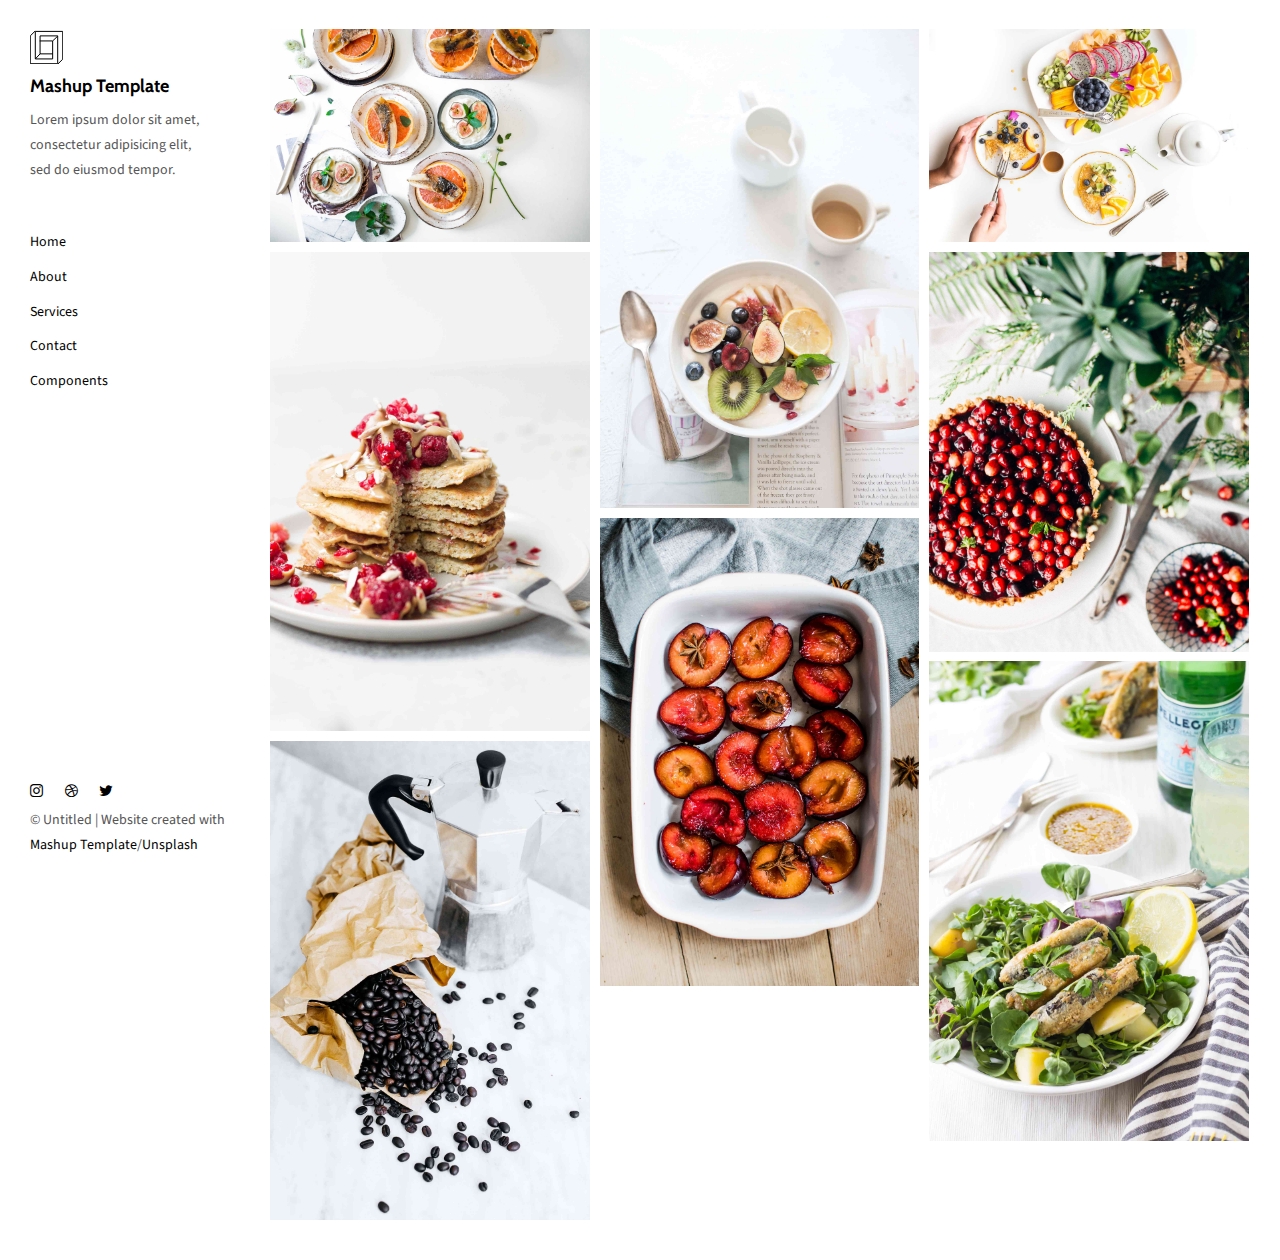
<file: savory/index.html>
<!DOCTYPE html>
<html lang="en">

<head>
  <meta charset="UTF-8">
  <meta content="IE=edge" http-equiv="X-UA-Compatible">
  <meta content="width=device-width,initial-scale=1" name="viewport">
  <meta content="Page description" name="description">
  <meta name="google" content="notranslate" />
  <meta content="Mashup templates have been developped by Orson.io team" name="author">

  <!-- Disable tap highlight on IE -->
  <meta name="msapplication-tap-highlight" content="no">
  
  <link href="./assets/apple-icon-180x180.png" rel="apple-touch-icon">
  <link href="./assets/favicon.ico" rel="icon">



  <title>Title page</title>  

<link href="./main.82cfd66e.css" rel="stylesheet"></head>

<body>

<!-- Add your content of header -->
<header class="">
  <div class="navbar navbar-default visible-xs">
    <button type="button" class="navbar-toggle collapsed">
      <span class="sr-only">Toggle navigation</span>
      <span class="icon-bar"></span>
      <span class="icon-bar"></span>
      <span class="icon-bar"></span>
    </button>
    <a href="./index.html" class="navbar-brand">Mashup Template</a>
  </div>

  <nav class="sidebar">
    <div class="navbar-collapse" id="navbar-collapse">
      <div class="site-header hidden-xs">
          <a class="site-brand" href="./index.html" title="">
            <img class="img-responsive site-logo" alt="" src="./assets/images/mashup-logo.svg">
            Mashup Template
          </a>
        <p>Lorem ipsum dolor sit amet, consectetur adipisicing elit, sed do eiusmod
        tempor.</p>
      </div>
      <ul class="nav">
        <li><a href="./index.html" title="">Home</a></li>
        <li><a href="./about.html" title="">About</a></li>
        <li><a href="./services.html" title="">Services</a></li>
        <li><a href="./contact.html" title="">Contact</a></li>
        <li><a href="./components.html" title="">Components</a></li>

      </ul>

      <nav class="nav-footer">
        <p class="nav-footer-social-buttons">
          <a class="fa-icon" href="https://www.instagram.com/" title="">
            <i class="fa fa-instagram"></i>
          </a>
          <a class="fa-icon" href="https://dribbble.com/" title="">
            <i class="fa fa-dribbble"></i>
          </a>
          <a class="fa-icon" href="https://twitter.com/" title="">
            <i class="fa fa-twitter"></i>
          </a>
        </p>
        <p>© Untitled | Website created with <a href="http://www.mashup-template.com/" title="Create website with free html template">Mashup Template</a>/<a href="https://www.unsplash.com/" title="Beautiful Free Images">Unsplash</a></p>
      </nav>  
    </div> 
  </nav>
</header>
<main class="" id="main-collapse">

<!-- Add your site or app content here -->
 
<div class="hero-full-wrapper">
  <div class="grid">
  <div class="gutter-sizer"></div>
    <div class="grid-sizer"></div>
    
    <div class="grid-item">
      <img class="img-responsive" alt="" src="./assets/images/img-12.jpg">
      <a href="./project.html" class="project-description">
        <div class="project-text-holder">
          <div class="project-text-inner">
            <h3>Vivamus vestibulum</h3>
            <p>Discover more</p>
          </div>
        </div>
      </a>
    </div>

    
    <div class="grid-item">
      <img class="img-responsive" alt="" src="./assets/images/img-05.jpg">
      <a href="./project.html" class="project-description">
        <div class="project-text-holder">
          <div class="project-text-inner">
            <h3>Vivamus vestibulum</h3>
            <p>Discover more</p>
          </div>
        </div>
      </a>
    </div>

    <div class="grid-item">
      <img class="img-responsive" alt="" src="./assets/images/img-13.jpg">
      <a href="./project.html" class="project-description">
        <div class="project-text-holder">
          <div class="project-text-inner">
            <h3>Vivamus vestibulum</h3>
            <p>Discover more</p>
          </div>
        </div>
      </a>
    </div>
    <div class="grid-item">
      <img class="img-responsive" alt="" src="./assets/images/img-04.jpg">
      <a href="./project.html" class="project-description">
        <div class="project-text-holder">
          <div class="project-text-inner">
            <h3>Vivamus vestibulum</h3>
            <p>Discover more</p>
          </div>
        </div>
      </a>
    </div>
    
    <div class="grid-item">
      <img class="img-responsive" alt="" src="./assets/images/img-07.jpg">
      <a href="./project.html" class="project-description">
        <div class="project-text-holder">
          <div class="project-text-inner">
            <h3>Vivamus vestibulum</h3>
            <p>Discover more</p>
          </div>
        </div>
      </a>
    </div>

    <div class="grid-item">
      <img class="img-responsive" alt="" src="./assets/images/img-11.jpg">
      <a href="./project.html" class="project-description">
        <div class="project-text-holder">
          <div class="project-text-inner">
            <h3>Vivamus vestibulum</h3>
            <p>Discover more</p>
          </div>
        </div>
      </a>
    </div>

    <div class="grid-item">
      <img class="img-responsive" alt="" src="./assets/images/img-10.jpg">
      <a href="./project.html" class="project-description">
        <div class="project-text-holder">
          <div class="project-text-inner">
            <h3>Vivamus vestibulum</h3>
            <p>Discover more</p>
          </div>
        </div>
      </a>
    </div>
    <div class="grid-item">
      <img class="img-responsive" alt="" src="./assets/images/img-03.jpg">
      <a href="./project.html" class="project-description">
        <div class="project-text-holder">
          <div class="project-text-inner">
            <h3>Vivamus vestibulum</h3>
            <p>Discover more</p>
          </div>
        </div>
      </a>
    </div>
    
  </div>
</div>


<script>
  document.addEventListener("DOMContentLoaded", function (event) {
     masonryBuild();
  });
</script>

</main>

<script>
document.addEventListener("DOMContentLoaded", function (event) {
  navbarToggleSidebar();
  navActivePage();
});
</script>

<!-- Google Analytics: change UA-XXXXX-X to be your site's ID 

<script>
  (function (i, s, o, g, r, a, m) {
    i['GoogleAnalyticsObject'] = r; i[r] = i[r] || function () {
      (i[r].q = i[r].q || []).push(arguments)
    }, i[r].l = 1 * new Date(); a = s.createElement(o),
      m = s.getElementsByTagName(o)[0]; a.async = 1; a.src = g; m.parentNode.insertBefore(a, m)
  })(window, document, 'script', '//www.google-analytics.com/analytics.js', 'ga');
  ga('create', 'UA-XXXXX-X', 'auto');
  ga('send', 'pageview');
</script>

--><script type="text/javascript" src="./main.85741bff.js"></script></body>

</html>
</file>
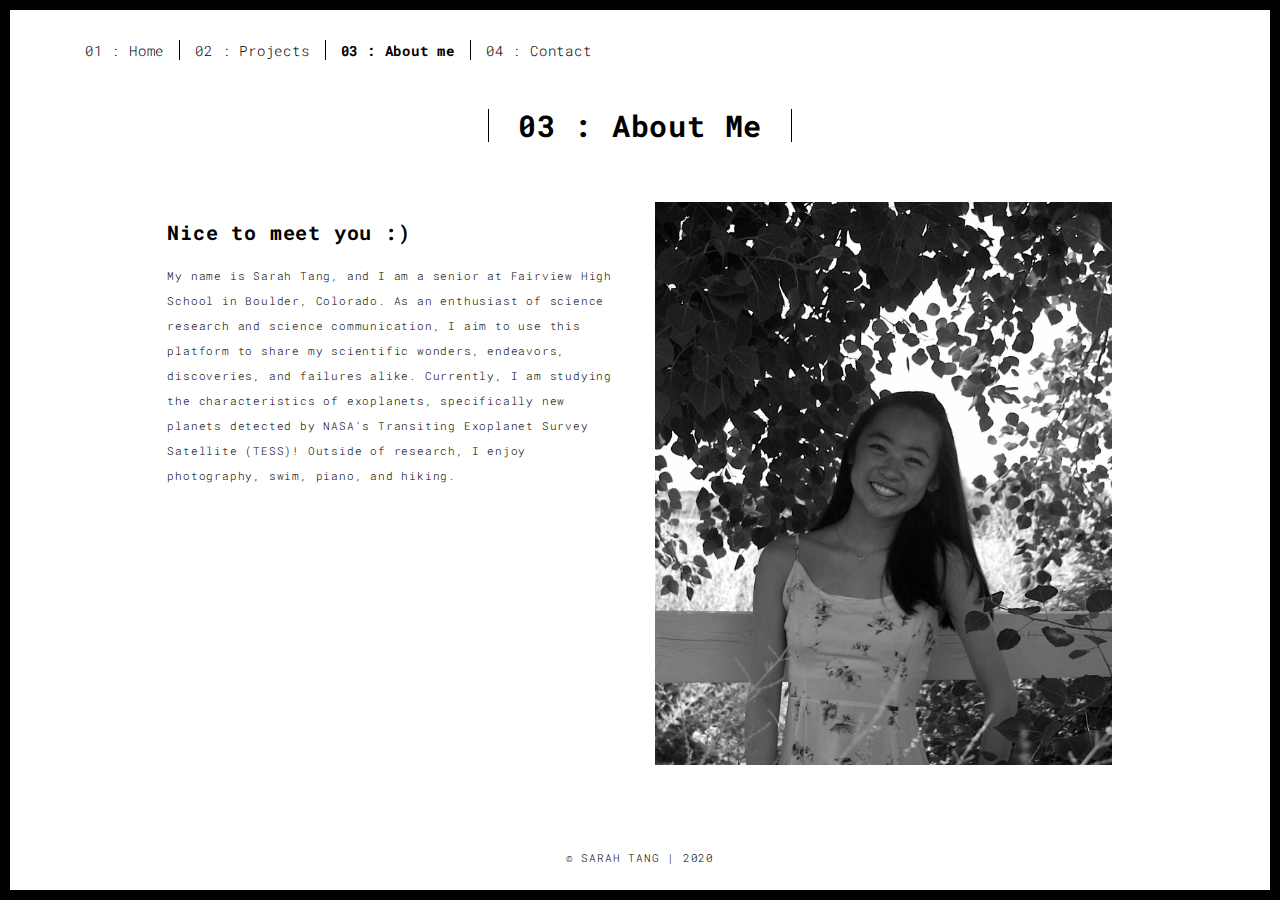
<file: about.html>
<!DOCTYPE html>
<html lang="en">

<head>
  <meta charset="UTF-8">
  <meta content="IE=edge" http-equiv="X-UA-Compatible">
  <meta content="width=device-width,initial-scale=1" name="viewport">
  <meta content="description" name="description">
  <meta name="google" content="notranslate" />
  <meta content="Mashup templates have been developped by Orson.io team" name="author">

  <!-- Disable tap highlight on IE -->
  <meta name="msapplication-tap-highlight" content="no">
  
  <link rel="apple-touch-icon" sizes="180x180" href="./assets/apple-icon-180x180.png">
  <link href="./assets/favicon.ico" rel="icon">

  <title>Title page</title>  

<link href="./main.3f6952e4.css" rel="stylesheet"></head>

<body class="">
<div id="site-border-left"></div>
<div id="site-border-right"></div>
<div id="site-border-top"></div>
<div id="site-border-bottom"></div>
 <!-- Add your content of header -->
<header>
  <nav class="navbar  navbar-fixed-top navbar-default">
    <div class="container">
        <button type="button" class="navbar-toggle collapsed" data-toggle="collapse" data-target="#navbar-collapse" aria-expanded="false">
          <span class="sr-only">Toggle navigation</span>
          <span class="icon-bar"></span>
          <span class="icon-bar"></span>
          <span class="icon-bar"></span>
        </button>

      <div class="collapse navbar-collapse" id="navbar-collapse">
        <ul class="nav navbar-nav ">
          <li><a href="./index.html" title="">01 : Home</a></li>
          <li><a href="./projects.html" title="">02 : Projects</a></li>
          <li><a href="./about.html" title="">03 : About me</a></li>
          <li><a href="./contact.html" title="">04 : Contact</a></li>
    <!--      <li><a href="./components.html" title="">05 : Components</a></li> -->
        </ul>


      </div> 
    </div>
  </nav>
</header>

<div class="section-container">
    <div class="container">
      <div class="row">
        <div class="col-xs-12">
          <div class="section-container-spacer text-center">
            <h1 class="h2">03 : About Me</h1>
          </div>
          
          <div class="row">
            <div class="col-md-10 col-md-offset-1">
              <div class="row">
                <div class="col-xs-12 col-md-6">
                  <h3>Nice to meet you :)</h3>
                  <p>My name is Sarah Tang, and I am a senior at Fairview High School in Boulder, Colorado. As an enthusiast of science research and science communication, I aim to use this platform to share my scientific wonders, endeavors, discoveries, and failures alike. Currently, I am studying the characteristics of exoplanets, specifically new planets detected by NASA's Transiting Exoplanet Survey Satellite (TESS)! Outside of research, I enjoy photography, swim, piano, and hiking.</p>
<!--                  <h3>Research Experience</h3>
                  <p>(October 2017 - PRESENT) Exoplanetary research under the guidance of CU Boulder PhD student, William Waalkes <div>
			(6/2019-7/2019) Summer Science Program (SSP) in Astrophysics at New Mexico Tech  -->
                   </div> 
                <div class="col-xs-12 col-md-6"> 
                  <img src="./assets/images/aboutmepic.png" class="img-responsive" alt="">
                </div>
              </div>
            </div>
          </div>
          
          
       </div>
      </div>
    </div>
  </div>


<footer class="footer-container text-center">
  <div class="container">
    <div class="row">
      <div class="col-xs-12">
                <p>© SARAH TANG | 2020</a></p>
      </div>
    </div>
  </div>
</footer>

<script>
  document.addEventListener("DOMContentLoaded", function (event) {
     navActivePage();
  });
</script>

<!-- Google Analytics: change UA-XXXXX-X to be your site's ID 

<script>
  (function (i, s, o, g, r, a, m) {
    i['GoogleAnalyticsObject'] = r; i[r] = i[r] || function () {
      (i[r].q = i[r].q || []).push(arguments)
    }, i[r].l = 1 * new Date(); a = s.createElement(o),
      m = s.getElementsByTagName(o)[0]; a.async = 1; a.src = g; m.parentNode.insertBefore(a, m)
  })(window, document, 'script', '//www.google-analytics.com/analytics.js', 'ga');
  ga('create', 'UA-XXXXX-X', 'auto');
  ga('send', 'pageview');
</script>

--> <script type="text/javascript" src="./main.70a66962.js"></script></body>

</html>
</file>
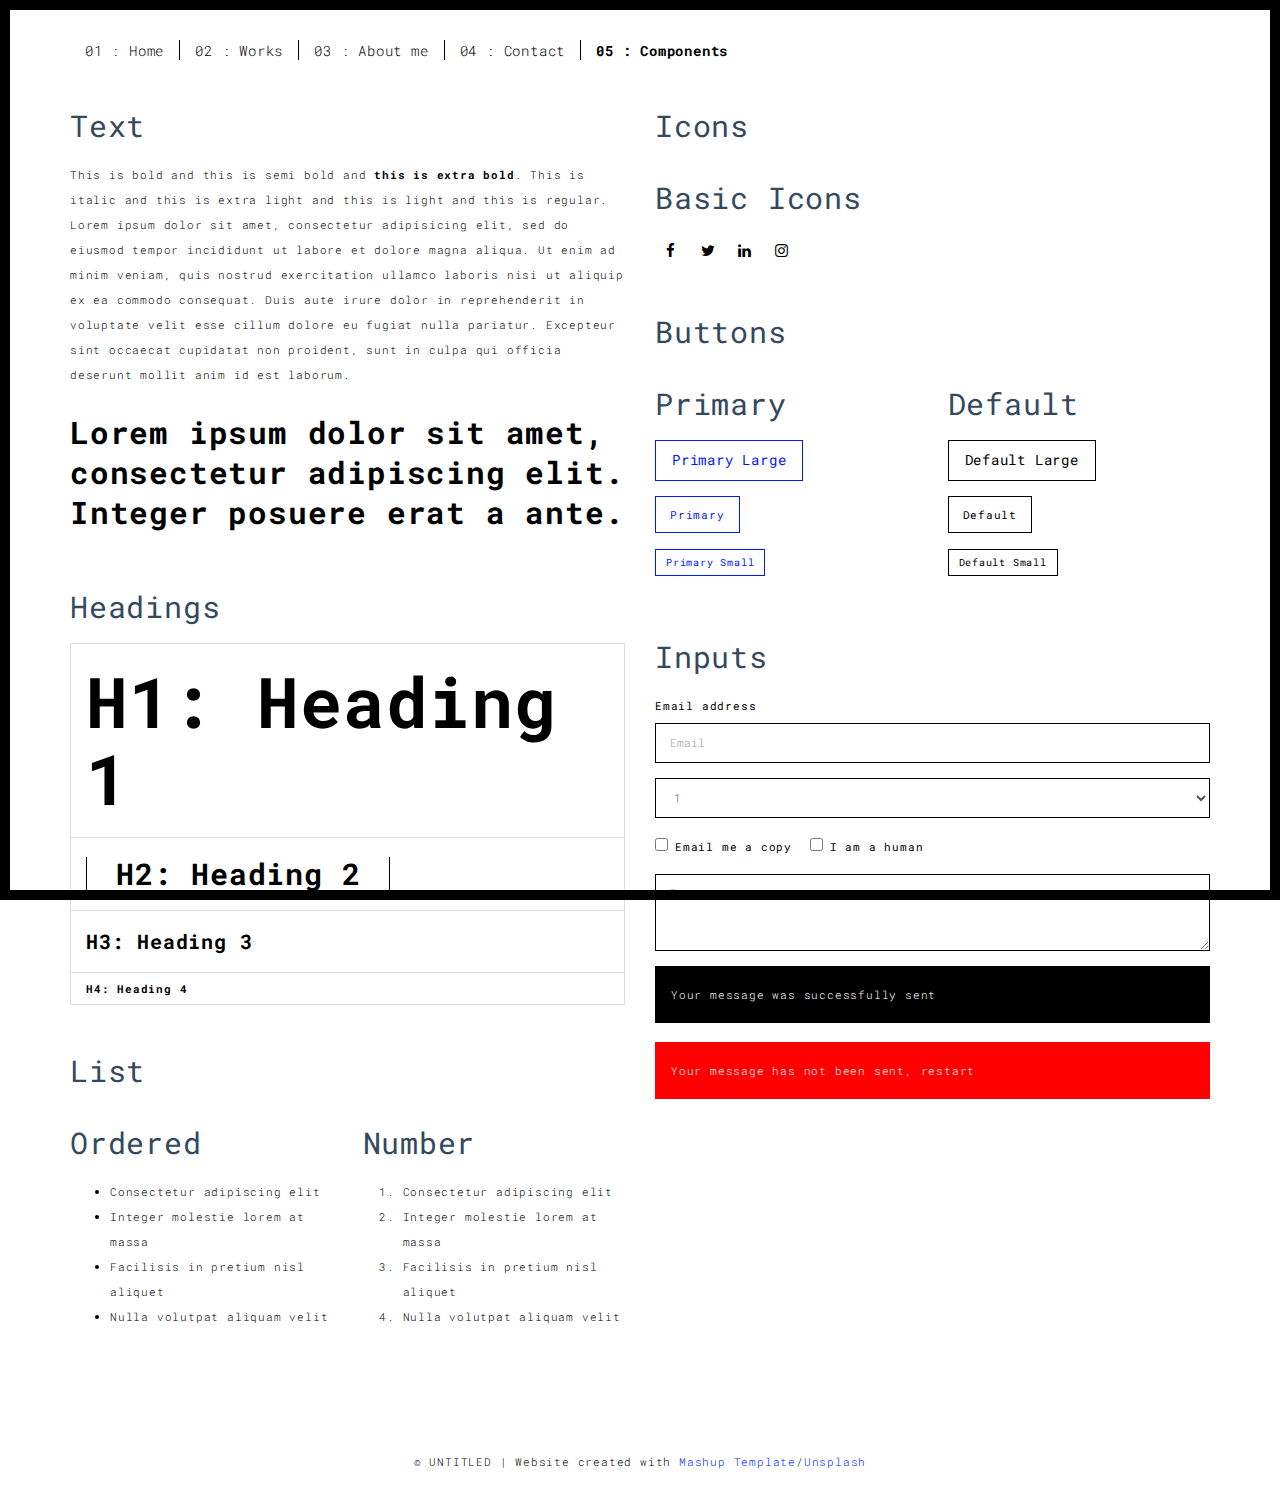
<file: components.html>
<!DOCTYPE html>
<html lang="en">

<head>
  <meta charset="UTF-8">
  <meta content="IE=edge" http-equiv="X-UA-Compatible">
  <meta content="width=device-width,initial-scale=1" name="viewport">
  <meta content="description" name="description">
  <meta name="google" content="notranslate" />
  <meta content="Mashup templates have been developped by Orson.io team" name="author">

  <!-- Disable tap highlight on IE -->
  <meta name="msapplication-tap-highlight" content="no">
  
  <link rel="apple-touch-icon" sizes="180x180" href="./assets/apple-icon-180x180.png">
  <link href="./assets/favicon.ico" rel="icon">

  <title>Title page</title>  

<link href="./main.3f6952e4.css" rel="stylesheet"></head>

<body class="">
<div id="site-border-left"></div>
<div id="site-border-right"></div>
<div id="site-border-top"></div>
<div id="site-border-bottom"></div>
 <!-- Add your content of header -->
<header>
  <nav class="navbar  navbar-fixed-top navbar-default">
    <div class="container">
        <button type="button" class="navbar-toggle collapsed" data-toggle="collapse" data-target="#navbar-collapse" aria-expanded="false">
          <span class="sr-only">Toggle navigation</span>
          <span class="icon-bar"></span>
          <span class="icon-bar"></span>
          <span class="icon-bar"></span>
        </button>

      <div class="collapse navbar-collapse" id="navbar-collapse">
        <ul class="nav navbar-nav ">
          <li><a href="./index.html" title="">01 : Home</a></li>
          <li><a href="./works.html" title="">02 : Works</a></li>
          <li><a href="./about.html" title="">03 : About me</a></li>
          <li><a href="./contact.html" title="">04 : Contact</a></li>
          <li><a href="./components.html" title="">05 : Components</a></li>
        </ul>


      </div> 
    </div>
  </nav>
</header>

<div class="section-container">
  
<!-- Add your site or app content here -->
  <div class="container">
    <div class="row">
      <div class="col-xs-12 col-md-6">

        <div class="template-example">
          <h2 class="template-title-example">Text</h2>
          <p>This is bold and this is semi bold and <b>this is extra bold</b>. This is italic and this is extra light and this is light
          and this is regular. Lorem ipsum dolor sit amet, consectetur adipisicing elit, sed do eiusmod
          tempor incididunt ut labore et dolore magna aliqua. Ut enim ad minim veniam,
          quis nostrud exercitation ullamco laboris nisi ut aliquip ex ea commodo
          consequat. Duis aute irure dolor in reprehenderit in voluptate velit esse
          cillum dolore eu fugiat nulla pariatur. Excepteur sint occaecat cupidatat non
          proident, sunt in culpa qui officia deserunt mollit anim id est laborum.

          <blockquote>
            <p>Lorem ipsum dolor sit amet, consectetur adipiscing elit. Integer posuere erat a ante.</p>
          </blockquote>
          
          </p>
        </div>

        <div class="template-example">
          <h2 class="template-title-example">Headings</h2>
          
          <table class="table table-bordered">
            <tr><td><h1>H1: Heading 1</h1></td></tr>
            <tr><td><h2>H2: Heading 2</h2></td></tr>
            <tr><td><h3>H3: Heading 3</h3></td></tr>
            <tr><td><h4>H4: Heading 4</h4></td></tr>
          </table>
          
        </div>

        
        <div class="template-example">
          <h2 class="template-title-example">List</h2>
          <div class="row">
            <div class="col-md-6">
              <h3 class="template-title-example">Ordered</h3>
              <ul>
                <li>Consectetur adipiscing elit</li>
                <li>Integer molestie lorem at massa</li>
                <li>Facilisis in pretium nisl aliquet</li>
                <li>Nulla volutpat aliquam velit</li>
              </ul>
            </div>
            <div class="col-md-6">
              <h3 class="template-title-example">Number</h3>
              <ol>
                <li>Consectetur adipiscing elit</li>
                <li>Integer molestie lorem at massa</li>
                <li>Facilisis in pretium nisl aliquet</li>
                <li>Nulla volutpat aliquam velit</li>
              </ol>
            </div>
          </div>
        </div>
        
      </div>

      <div class="col-xs-12 col-md-6">
        <div class="template-example">
          <h2 class="template-title-example">Icons</h2>
          
          <div class="row">
            
            <div class="col-md-6">
               <h3 class="template-title-example">Basic Icons</h2>
                <ul class="list-icons">
                  <li>
                    <span class="fa-icon">
                      <i class="fa fa-facebook"></i>
                    </span>
                  </li>
                  <li>
                    <span class="fa-icon">
                      <i class="fa fa-twitter"></i>
                    </span>
                  </li>
                  <li>
                    <span class="fa-icon">
                      <i class="fa fa-linkedin"></i>
                    </span>
                  </li>
                  <li>
                    <span class="fa-icon">
                      <i class="fa fa-instagram"></i>
                    </span>
                  </li>
                </ul>
            </div>

          </div>


          


        </div>

        <div class="template-example">
          <h2 class="template-title-example">Buttons</h2>
          <div class="row">
            <div class="col-md-6">
              <h3 class="template-title-example">Primary</h2>
              <div class="row">
                  <div class="col-md-6">
                  <p><a href="" class="btn btn-primary btn-lg">Primary Large</a></p>
                  <p><a href="" class="btn btn-primary">Primary </a></p>
                  <p><a href="" class="btn btn-primary btn-sm">Primary Small</a></p>
                </div>
              </div>

              
            </div>

            <div class="col-md-6">
              <h3 class="template-title-example">Default</h2>
              <div class="row">
                  <div class="col-md-6">
                  <p><a href="" class="btn btn-default btn-lg">Default Large</a></p>
                  <p><a href="" class="btn btn-default">Default </a></p>
                  <p><a href="" class="btn btn-default btn-sm">Default Small</a></p>
                </div>
              </div>

            </div>
          </div>
        </div>
        
        <div class="template-example">
          <h2 class="template-title-example">Inputs</h2>

            <div class="form-group">
              <label for="exampleInputEmail1">Email address</label>
              <input type="email" class="form-control" id="exampleInputEmail1" placeholder="Email">
            </div>

            <div class="form-group">
              <select class="form-control">
                <option>1</option>
                <option>2</option>
                <option>3</option>
                <option>4</option>
                <option>5</option>
              </select>
            </div>

            <div class="form-group">
              <label class="checkbox-inline">
                <input 
                type="checkbox" id="inlineCheckbox1" value="option1"> Email me a copy
              </label>
              <label class="checkbox-inline">
                <input type="checkbox" id="inlineCheckbox2" value="option2"> I am a human
              </label>
            </div>

            <div class="form-group">
              <textarea class="form-control" rows="3" placeholder="Enter your message"></textarea>
            </div>
            
            <div class="alert alert-success" role="alert">Your message was successfully sent</div>
            <div class="alert alert-danger" role="alert">Your message has not been sent, restart</div>
        </div>




      </div>
    </div>
  </div>
</div>

<footer class="footer-container text-center">
  <div class="container">
    <div class="row">
      <div class="col-xs-12">
        <p>© UNTITLED | Website created with <a href="http://www.mashup-template.com/" title="Create website with free html template">Mashup Template</a>/<a href="https://www.unsplash.com/" title="Beautiful Free Images">Unsplash</a></p>
      </div>
    </div>
  </div>
</footer>

<script>
  document.addEventListener("DOMContentLoaded", function (event) {
     navActivePage();
  });
</script>

<!-- Google Analytics: change UA-XXXXX-X to be your site's ID 

<script>
  (function (i, s, o, g, r, a, m) {
    i['GoogleAnalyticsObject'] = r; i[r] = i[r] || function () {
      (i[r].q = i[r].q || []).push(arguments)
    }, i[r].l = 1 * new Date(); a = s.createElement(o),
      m = s.getElementsByTagName(o)[0]; a.async = 1; a.src = g; m.parentNode.insertBefore(a, m)
  })(window, document, 'script', '//www.google-analytics.com/analytics.js', 'ga');
  ga('create', 'UA-XXXXX-X', 'auto');
  ga('send', 'pageview');
</script>

--> <script type="text/javascript" src="./main.70a66962.js"></script></body>

</html>
</file>
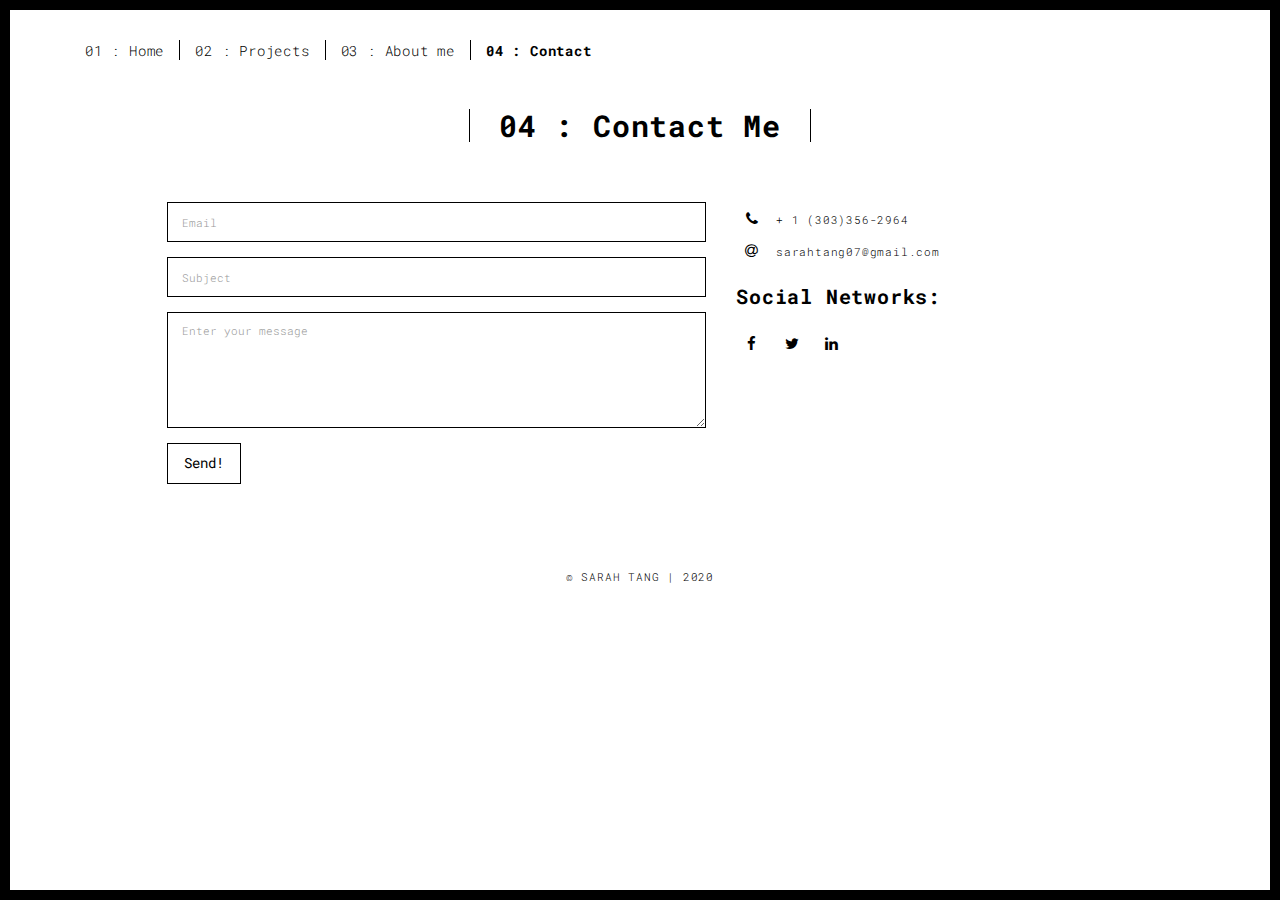
<file: contact.html>
<!DOCTYPE html>
<html lang="en">

<head>
  <meta charset="UTF-8">
  <meta content="IE=edge" http-equiv="X-UA-Compatible">
  <meta content="width=device-width,initial-scale=1" name="viewport">
  <meta content="description" name="description">
  <meta name="google" content="notranslate" />
  <meta content="Mashup templates have been developped by Orson.io team" name="author">

  <!-- Disable tap highlight on IE -->
  <meta name="msapplication-tap-highlight" content="no">
  
  <link rel="apple-touch-icon" sizes="180x180" href="./assets/apple-icon-180x180.png">
  <link href="./assets/favicon.ico" rel="icon">

  <title>Title page</title>  

<link href="./main.3f6952e4.css" rel="stylesheet"></head>

<body class="">
<div id="site-border-left"></div>
<div id="site-border-right"></div>
<div id="site-border-top"></div>
<div id="site-border-bottom"></div>
 <!-- Add your content of header -->
<header>
  <nav class="navbar  navbar-fixed-top navbar-default">
    <div class="container">
        <button type="button" class="navbar-toggle collapsed" data-toggle="collapse" data-target="#navbar-collapse" aria-expanded="false">
          <span class="sr-only">Toggle navigation</span>
          <span class="icon-bar"></span>
          <span class="icon-bar"></span>
          <span class="icon-bar"></span>
        </button>

      <div class="collapse navbar-collapse" id="navbar-collapse">
        <ul class="nav navbar-nav ">
          <li><a href="./index.html" title="">01 : Home</a></li>
          <li><a href="./projects.html" title="">02 : Projects</a></li>
          <li><a href="./about.html" title="">03 : About me</a></li>
          <li><a href="./contact.html" title="">04 : Contact</a></li>
   <!--       <li><a href="./components.html" title="">05 : Components</a></li> -->
        </ul>


      </div> 
    </div>
  </nav>
</header>

<div class="section-container">
    <div class="container">
      <div class="row">
        <div class="col-xs-12">
          <div class="section-container-spacer text-center">
            <h1 class="h2">04 : Contact Me</h1>
          </div>
          
          <div class="row">
            <div class="col-md-10 col-md-offset-1">
               <form action="" class="reveal-content">
                  <div class="row">
                    <div class="col-md-7">
                      <div class="form-group">
                        <input type="email" class="form-control" id="email" placeholder="Email">
                      </div>
                      <div class="form-group">
                        <input type="text" class="form-control" id="subject" placeholder="Subject">
                      </div>
                      <div class="form-group">
                        <textarea class="form-control" rows="5" placeholder="Enter your message"></textarea>
                      </div>
                      <button type="submit" class="btn btn-default btn-lg">Send!</button>
                    </div>
                    <div class="col-md-5 address-container">
                      <ul class="list-unstyled">
                        <li>
                          <span class="fa-icon">
                            <i class="fa fa-phone" aria-hidden="true"></i>
                          </span>
                          + 1 (303)356-2964
                        </li>
                        <li>
                          <span class="fa-icon">
                            <i class="fa fa-at" aria-hidden="true"></i>
                          </span>
                          sarahtang07@gmail.com
                        </li>
                      </ul>
                      <h3>Social Networks:</h3>
                      <a href="http://www.facebook.com/sarahtang07" title="" class="fa-icon">
                        <i class="fa fa-facebook"></i>
                      </a>
                      <a href="http://www.twitter.com/sarahtang07" title="" class="fa-icon">
                        <i class="fa fa-twitter"></i>
                      </a>
                      <a href="http://www.linkedin.com/in/sarah-tang-601a86191" title="" class="fa-icon">
                        <i class="fa fa-linkedin"></i>
                      </a>

                    </div>
                  </div>
                </form>
            </div>

          </div>
         
       </div>
      </div>
    </div>
  </div>


<footer class="footer-container text-center">
  <div class="container">
    <div class="row">
      <div class="col-xs-12">
                <p>© SARAH TANG | 2020</a></p>
      </div>
    </div>
  </div>
</footer>

<script>
  document.addEventListener("DOMContentLoaded", function (event) {
     navActivePage();
  });
</script>

<!-- Google Analytics: change UA-XXXXX-X to be your site's ID 

<script>
  (function (i, s, o, g, r, a, m) {
    i['GoogleAnalyticsObject'] = r; i[r] = i[r] || function () {
      (i[r].q = i[r].q || []).push(arguments)
    }, i[r].l = 1 * new Date(); a = s.createElement(o),
      m = s.getElementsByTagName(o)[0]; a.async = 1; a.src = g; m.parentNode.insertBefore(a, m)
  })(window, document, 'script', '//www.google-analytics.com/analytics.js', 'ga');
  ga('create', 'UA-XXXXX-X', 'auto');
  ga('send', 'pageview');
</script>

--> <script type="text/javascript" src="./main.70a66962.js"></script></body>

</html>
</file>
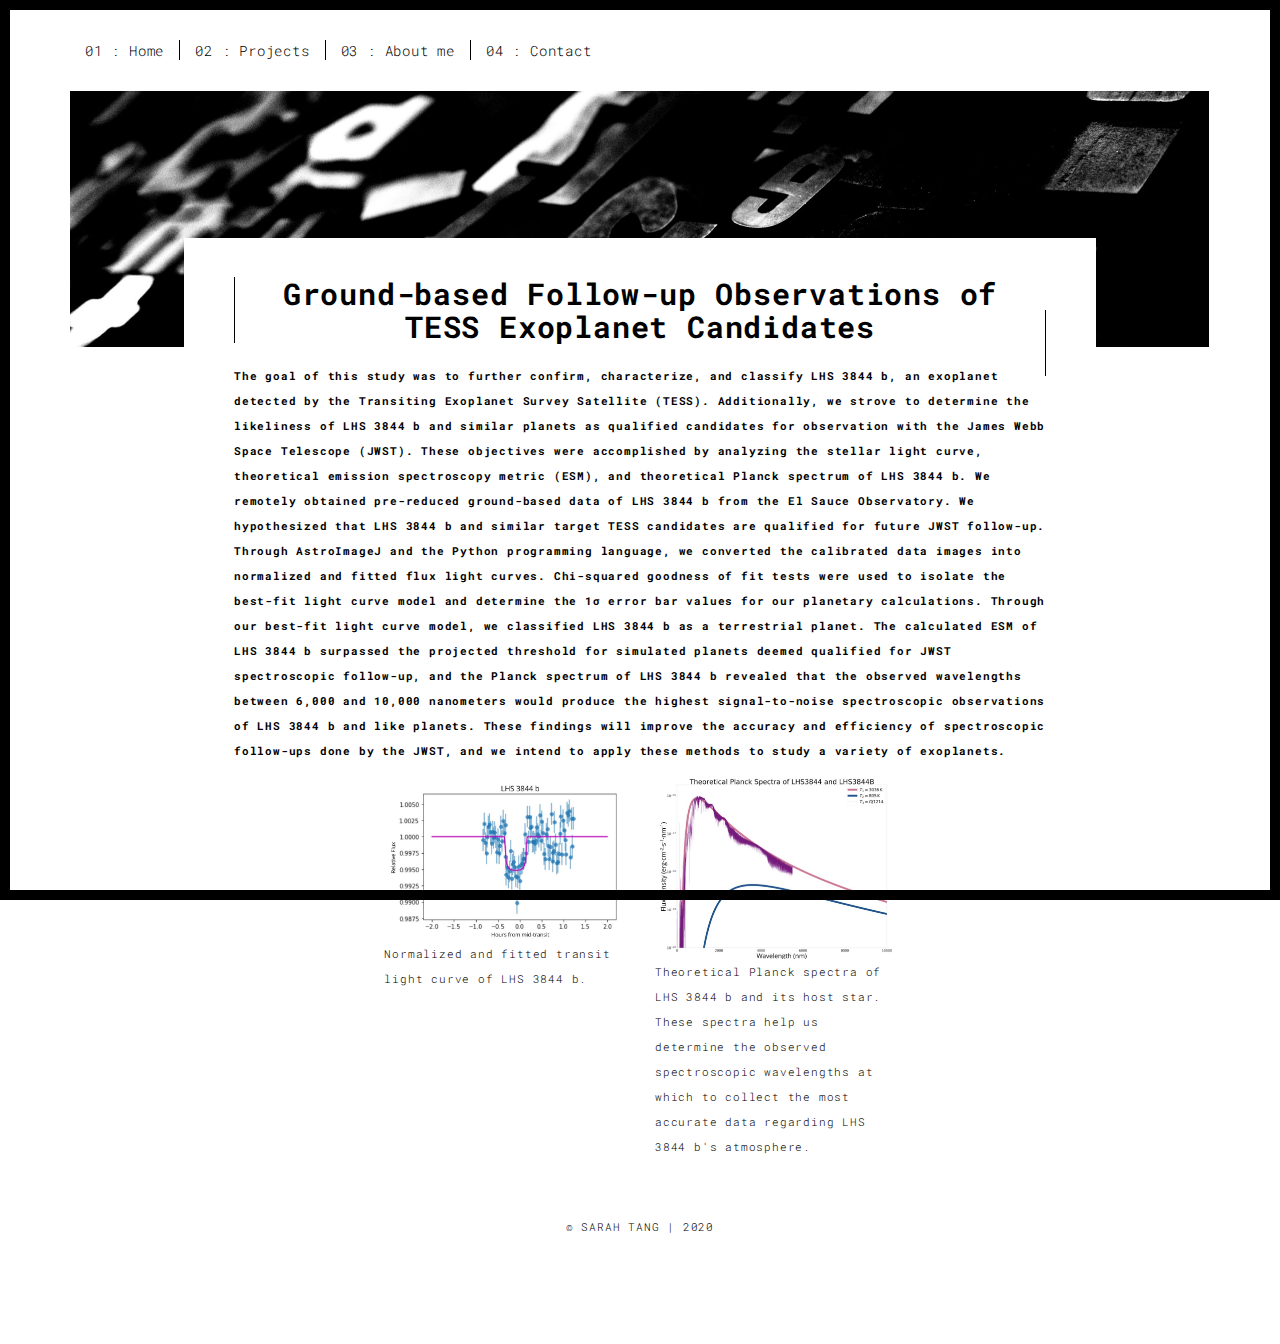
<file: groundbased.html>
<!DOCTYPE html>
<html lang="en">

<head>
  <meta charset="UTF-8">
  <meta content="IE=edge" http-equiv="X-UA-Compatible">
  <meta content="width=device-width,initial-scale=1" name="viewport">
  <meta content="description" name="description">
  <meta name="google" content="notranslate" />
  <meta content="Mashup templates have been developped by Orson.io team" name="author">

  <!-- Disable tap highlight on IE -->
  <meta name="msapplication-tap-highlight" content="no">
  
  <link rel="apple-touch-icon" sizes="180x180" href="./assets/apple-icon-180x180.png">
  <link href="./assets/favicon.ico" rel="icon">

  <title>Title page</title>  

<link href="./main.3f6952e4.css" rel="stylesheet"></head>

<body class="">
<div id="site-border-left"></div>
<div id="site-border-right"></div>
<div id="site-border-top"></div>
<div id="site-border-bottom"></div>
<!-- Add your content of header -->
<header>
  <nav class="navbar  navbar-fixed-top navbar-default">
    <div class="container">
        <button type="button" class="navbar-toggle collapsed" data-toggle="collapse" data-target="#navbar-collapse" aria-expanded="false">
          <span class="sr-only">Toggle navigation</span>
          <span class="icon-bar"></span>
          <span class="icon-bar"></span>
          <span class="icon-bar"></span>
        </button>

      <div class="collapse navbar-collapse" id="navbar-collapse">
        <ul class="nav navbar-nav ">
          <li><a href="./index.html" title="">01 : Home</a></li>
          <li><a href="./projects.html" title="">02 : Projects</a></li>
          <li><a href="./about.html" title="">03 : About me</a></li>
          <li><a href="./contact.html" title="">04 : Contact</a></li>
   <!--       <li><a href="./components.html" title="">05 : Components</a></li> -->
        </ul>


<!--          <ul class="nav navbar-nav navbar-right navbar-small visible-md visible-lg">
            <li><a href="./index.html" title="" class="active">001</a></li>
            <li><a href="./index.html" title="">002</a></li>
            <li><a href="./index.html" title="">003</a></li>
            <li><a href="./index.html" title="">004</a></li>
            <li><a href="./index.html" title="">005</a></li>
            <li><a href="./index.html" title="">006</a></li>
          </ul> -->


      </div> 
    </div>
  </nav>
</header>
<div class="section-container">
  <div class="container">
    <div class="row">
      <div class="col-xs-12">
        <img src="./assets/images/work001-01.jpg" class="img-responsive" alt="">
        <div class="card-container">
          <div class="text-center">
            <h1 class="h2">Ground-based Follow-up Observations of TESS Exoplanet Candidates</h1>
          </div>
          <p><b>The goal of this study was to further confirm, characterize, and classify LHS 3844 b, an exoplanet detected by the Transiting Exoplanet Survey Satellite (TESS). Additionally, we strove to determine the likeliness of LHS 3844 b and similar planets as qualified candidates for observation with the James Webb Space Telescope (JWST). These objectives were accomplished by analyzing the stellar light curve, theoretical emission spectroscopy metric (ESM), and theoretical Planck spectrum of LHS 3844 b. We remotely obtained pre-reduced ground-based data of LHS 3844 b from the El Sauce Observatory. We hypothesized that LHS 3844 b and similar target TESS candidates are qualified for future JWST follow-up. Through AstroImageJ and the Python programming language, we converted the calibrated data images into normalized and fitted flux light curves. Chi-squared goodness of fit tests were used to isolate the best-fit light curve model and determine the 1σ error bar values for our planetary calculations. Through our best-fit light curve model, we classified LHS 3844 b as a terrestrial planet. The calculated ESM of LHS 3844 b surpassed the projected threshold for simulated planets deemed qualified for JWST spectroscopic follow-up, and the Planck spectrum of LHS 3844 b revealed that the observed wavelengths between 6,000 and 10,000 nanometers would produce the highest signal-to-noise spectroscopic observations of LHS 3844 b and like planets. These findings will improve the accuracy and efficiency of spectroscopic follow-ups done by the JWST, and we intend to apply these methods to study a variety of exoplanets.<b></p>      

<div>
      
      <div class="col-md-8 col-md-offset-2 section-container-spacer">
        <div class="row">
          <div class="col-xs-12 col-md-6">
            <img src="./assets/images/gbfig1.png" class="img-responsive" alt="">
            <p>Normalized and fitted transit light curve of LHS 3844 b.</p>
          </div>
          <div class="col-xs-12 col-md-6">
            <img src="./assets/images/gbfig2.png" class="img-responsive" alt="">
            <p>Theoretical Planck spectra of LHS 3844 b and its host star. These spectra help us determine the observed spectroscopic wavelengths at which to collect the most accurate data regarding LHS 3844 b's atmosphere.</p>
          </div>
        </div>
      </div>

    </div>
  </div>
</div>


<footer class="footer-container text-center">
  <div class="container">
    <div class="row">
      <div class="col-xs-12">
                <p>© SARAH TANG | 2020</a></p>
      </div>
    </div>
  </div>
</footer>

<script>
  document.addEventListener("DOMContentLoaded", function (event) {
     navActivePage();
  });
</script>

<!-- Google Analytics: change UA-XXXXX-X to be your site's ID 

<script>
  (function (i, s, o, g, r, a, m) {
    i['GoogleAnalyticsObject'] = r; i[r] = i[r] || function () {
      (i[r].q = i[r].q || []).push(arguments)
    }, i[r].l = 1 * new Date(); a = s.createElement(o),
      m = s.getElementsByTagName(o)[0]; a.async = 1; a.src = g; m.parentNode.insertBefore(a, m)
  })(window, document, 'script', '//www.google-analytics.com/analytics.js', 'ga');
  ga('create', 'UA-XXXXX-X', 'auto');
  ga('send', 'pageview');
</script>

--> <script type="text/javascript" src="./main.70a66962.js"></script></body>

</html>
</file>
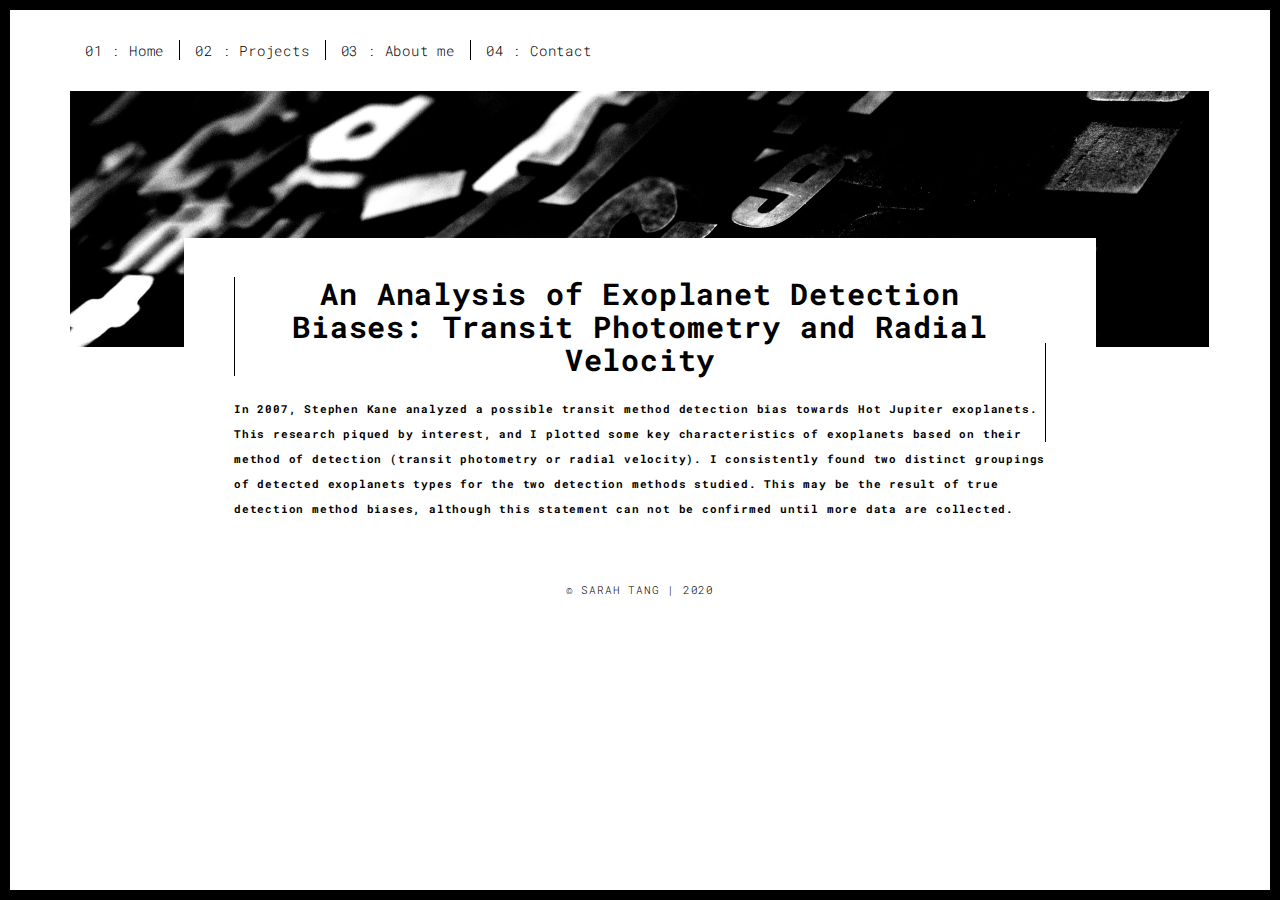
<file: mini1.html>
<!DOCTYPE html>
<html lang="en">

<head>
  <meta charset="UTF-8">
  <meta content="IE=edge" http-equiv="X-UA-Compatible">
  <meta content="width=device-width,initial-scale=1" name="viewport">
  <meta content="description" name="description">
  <meta name="google" content="notranslate" />
  <meta content="Mashup templates have been developped by Orson.io team" name="author">

  <!-- Disable tap highlight on IE -->
  <meta name="msapplication-tap-highlight" content="no">
  
  <link rel="apple-touch-icon" sizes="180x180" href="./assets/apple-icon-180x180.png">
  <link href="./assets/favicon.ico" rel="icon">

  <title>Title page</title>  

<link href="./main.3f6952e4.css" rel="stylesheet"></head>

<body class="">
<div id="site-border-left"></div>
<div id="site-border-right"></div>
<div id="site-border-top"></div>
<div id="site-border-bottom"></div>
<!-- Add your content of header -->
<header>
  <nav class="navbar  navbar-fixed-top navbar-default">
    <div class="container">
        <button type="button" class="navbar-toggle collapsed" data-toggle="collapse" data-target="#navbar-collapse" aria-expanded="false">
          <span class="sr-only">Toggle navigation</span>
          <span class="icon-bar"></span>
          <span class="icon-bar"></span>
          <span class="icon-bar"></span>
        </button>

      <div class="collapse navbar-collapse" id="navbar-collapse">
        <ul class="nav navbar-nav ">
          <li><a href="./index.html" title="">01 : Home</a></li>
          <li><a href="./projects.html" title="">02 : Projects</a></li>
          <li><a href="./about.html" title="">03 : About me</a></li>
          <li><a href="./contact.html" title="">04 : Contact</a></li>
      <!--    <li><a href="./components.html" title="">05 : Components</a></li> -->
        </ul>


<!--          <ul class="nav navbar-nav navbar-right navbar-small visible-md visible-lg">
            <li><a href="./index.html" title="" class="active">001</a></li>
            <li><a href="./index.html" title="">002</a></li>
            <li><a href="./index.html" title="">003</a></li>
            <li><a href="./index.html" title="">004</a></li>
            <li><a href="./index.html" title="">005</a></li>
            <li><a href="./index.html" title="">006</a></li>
          </ul> -->


      </div> 
    </div>
  </nav>
</header>
<div class="section-container">
  <div class="container">
    <div class="row">
      <div class="col-xs-12">
        <img src="./assets/images/work001-01.jpg" class="img-responsive" alt="">
        <div class="card-container">
          <div class="text-center">
            <h1 class="h2">An Analysis of Exoplanet Detection Biases: Transit Photometry and Radial Velocity</h1>
          </div>
          	<p><b>In 2007, Stephen Kane analyzed a possible transit method detection bias towards Hot Jupiter exoplanets. This research piqued by interest, and I plotted some key characteristics of exoplanets based on their method of detection (transit photometry or radial velocity). I consistently found two distinct groupings of detected exoplanets types for the two detection methods studied. This may be the result of true detection method biases, although this statement can not be confirmed until more data are collected.<b></p>

      
      <div class="col-md-8 col-md-offset-2 section-container-spacer">


    </div>
  </div>
</div>


<footer class="footer-container text-center">
  <div class="container">
    <div class="row">
      <div class="col-xs-12">
                <p>© SARAH TANG | 2020</a></p>
      </div>
    </div>
  </div>
</footer>

<script>
  document.addEventListener("DOMContentLoaded", function (event) {
     navActivePage();
  });
</script>

<!-- Google Analytics: change UA-XXXXX-X to be your site's ID 

<script>
  (function (i, s, o, g, r, a, m) {
    i['GoogleAnalyticsObject'] = r; i[r] = i[r] || function () {
      (i[r].q = i[r].q || []).push(arguments)
    }, i[r].l = 1 * new Date(); a = s.createElement(o),
      m = s.getElementsByTagName(o)[0]; a.async = 1; a.src = g; m.parentNode.insertBefore(a, m)
  })(window, document, 'script', '//www.google-analytics.com/analytics.js', 'ga');
  ga('create', 'UA-XXXXX-X', 'auto');
  ga('send', 'pageview');
</script>

--> <script type="text/javascript" src="./main.70a66962.js"></script></body>

</html>
</file>
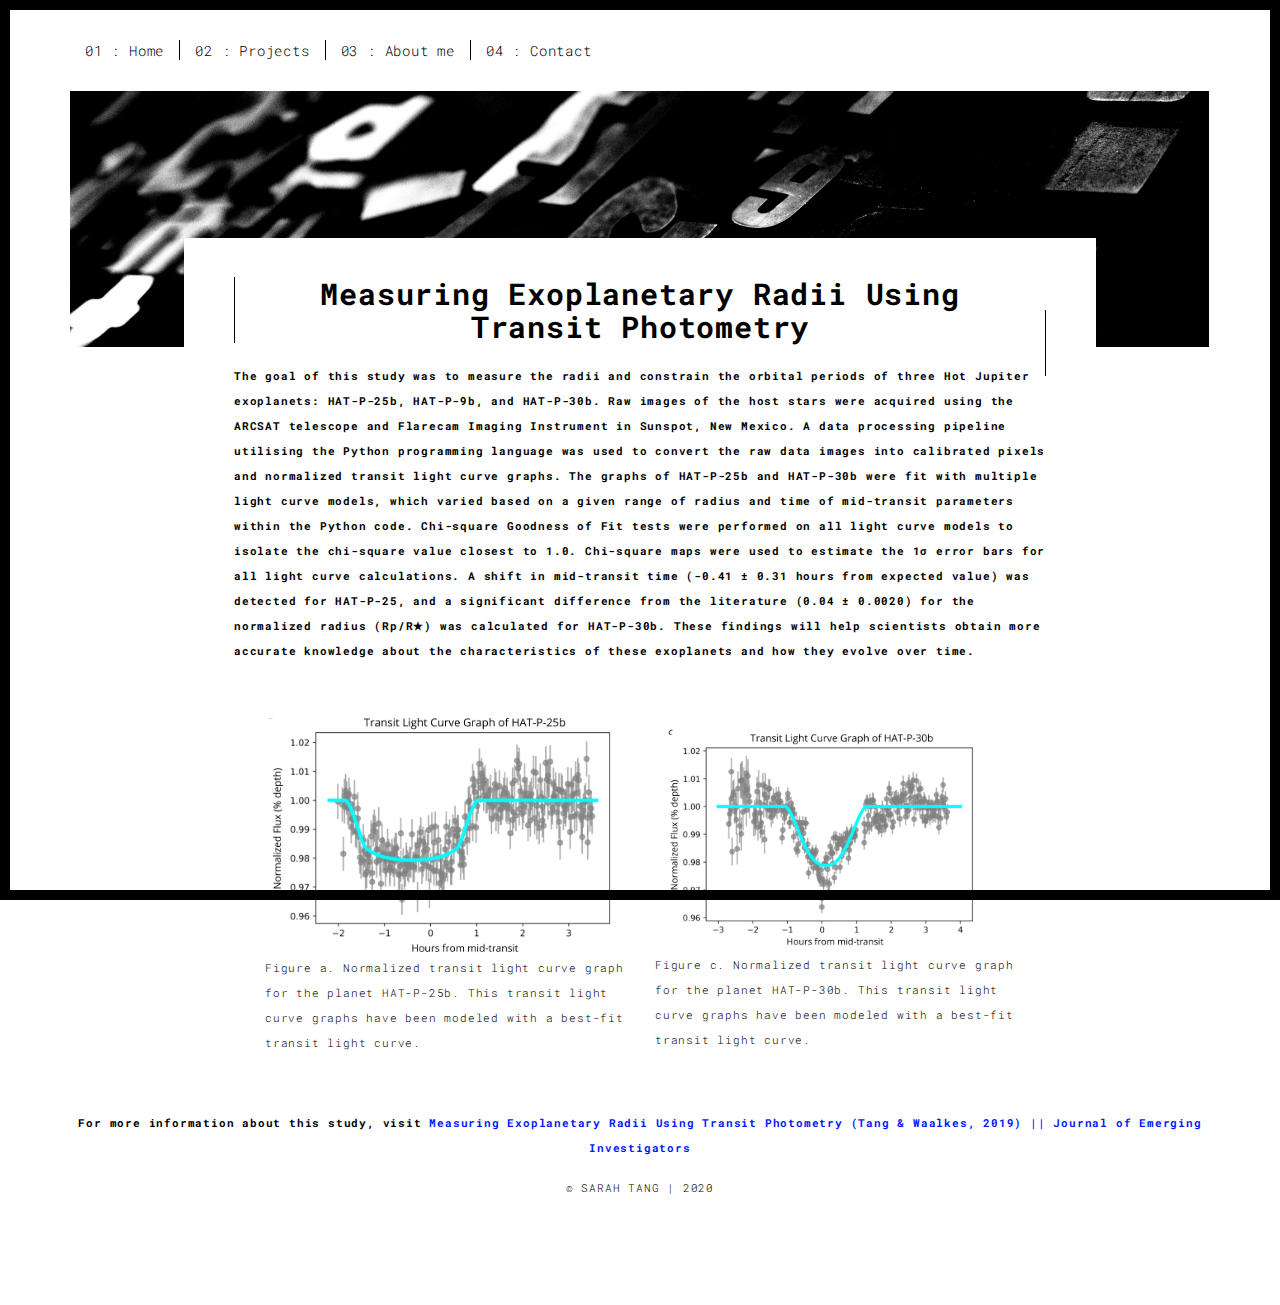
<file: sophomoreprojectpage.html>
<!DOCTYPE html>
<html lang="en">

<head>
  <meta charset="UTF-8">
  <meta content="IE=edge" http-equiv="X-UA-Compatible">
  <meta content="width=device-width,initial-scale=1" name="viewport">
  <meta content="description" name="description">
  <meta name="google" content="notranslate" />
  <meta content="Mashup templates have been developped by Orson.io team" name="author">

  <!-- Disable tap highlight on IE -->
  <meta name="msapplication-tap-highlight" content="no">
  
  <link rel="apple-touch-icon" sizes="180x180" href="./assets/apple-icon-180x180.png">
  <link href="./assets/favicon.ico" rel="icon">

  <title>Title page</title>  

<link href="./main.3f6952e4.css" rel="stylesheet"></head>

<body class="">
<div id="site-border-left"></div>
<div id="site-border-right"></div>
<div id="site-border-top"></div>
<div id="site-border-bottom"></div>
<!-- Add your content of header -->
<header>
  <nav class="navbar  navbar-fixed-top navbar-default">
    <div class="container">
        <button type="button" class="navbar-toggle collapsed" data-toggle="collapse" data-target="#navbar-collapse" aria-expanded="false">
          <span class="sr-only">Toggle navigation</span>
          <span class="icon-bar"></span>
          <span class="icon-bar"></span>
          <span class="icon-bar"></span>
        </button>

      <div class="collapse navbar-collapse" id="navbar-collapse">
        <ul class="nav navbar-nav ">
          <li><a href="./index.html" title="">01 : Home</a></li>
          <li><a href="./projects.html" title="">02 : Projects</a></li>
          <li><a href="./about.html" title="">03 : About me</a></li>
          <li><a href="./contact.html" title="">04 : Contact</a></li>
    <!--      <li><a href="./components.html" title="">05 : Components</a></li> -->
        </ul>


<!--          <ul class="nav navbar-nav navbar-right navbar-small visible-md visible-lg">
            <li><a href="./index.html" title="" class="active">001</a></li>
            <li><a href="./index.html" title="">002</a></li>
            <li><a href="./index.html" title="">003</a></li>
            <li><a href="./index.html" title="">004</a></li>
            <li><a href="./index.html" title="">005</a></li>
            <li><a href="./index.html" title="">006</a></li>
          </ul> -->


      </div> 
    </div>
  </nav>
</header>
<div class="section-container">
  <div class="container">
    <div class="row">
      <div class="col-xs-12">
        <img src="./assets/images/work001-01.jpg" class="img-responsive" alt="">
        <div class="card-container">
          <div class="text-center">
            <h1 class="h2">Measuring Exoplanetary Radii Using Transit Photometry</h1>
          </div>
          <p><b>The goal of this study was to measure the radii and constrain the orbital periods of three Hot Jupiter exoplanets: HAT-P-25b, HAT-P-9b, and HAT-P-30b. Raw images of the host stars were acquired using the ARCSAT telescope and Flarecam Imaging Instrument in Sunspot, New Mexico. A data processing pipeline utilising the Python programming language was used to convert the raw data images into calibrated pixels and normalized transit light curve graphs. The graphs of HAT-P-25b and HAT-P-30b were fit with multiple light curve models, which varied based on a given range of radius and time of mid-transit parameters within the Python code. Chi-square Goodness of Fit tests were performed on all light curve models to isolate the chi-square value closest to 1.0. Chi-square maps were used to estimate the 1σ error bars for all light curve calculations. A shift in mid-transit time (-0.41 ± 0.31 hours from expected value) was detected for HAT-P-25, and a significant difference from the literature (0.04 ± 0.0020) for the normalized radius (Rp/R★) was calculated for HAT-P-30b. These findings will help scientists obtain more accurate knowledge about the characteristics of these exoplanets and how they evolve over time.<b></p>
        </div>
      </div>

      
      
      <div class="col-md-8 col-md-offset-2 section-container-spacer">
        <div class="row">
          <div class="col-xs-12 col-md-6">
            <img src="./assets/images/fig1soph.png" class="img-responsive" alt="">
            <p>Figure a. Normalized transit light curve graph for the planet HAT-P-25b. This transit light curve graphs have been modeled with a best-fit transit light curve.</p>
          </div>
          <div class="col-xs-12 col-md-6">
            <img src="./assets/images/fig2soph.png" class="img-responsive" alt="">
            <p>Figure c. Normalized transit light curve graph for the planet HAT-P-30b. This transit light curve graphs have been modeled with a best-fit transit light curve.</p>
          </div>
        </div>
      </div>

      <div class="col-xs-12">
        <div class="text-center">
	<p><b>For more information about this study, visit</a> <a href="https://www.emerginginvestigators.org/articles/measuring-exoplanetary-radii-using-transit-photometry" title="Beautiful Free Images">Measuring Exoplanetary Radii Using Transit Photometry (Tang & Waalkes, 2019) || Journal of Emerging Investigators</a><b></p>      
	</div>

    </div>
  </div>
</div>


<footer class="footer-container text-center">
  <div class="container">
    <div class="row">
      <div class="col-xs-12">
                <p>© SARAH TANG | 2020</a></p>
      </div>
    </div>
  </div>
</footer>

<script>
  document.addEventListener("DOMContentLoaded", function (event) {
     navActivePage();
  });
</script>

<!-- Google Analytics: change UA-XXXXX-X to be your site's ID 

<script>
  (function (i, s, o, g, r, a, m) {
    i['GoogleAnalyticsObject'] = r; i[r] = i[r] || function () {
      (i[r].q = i[r].q || []).push(arguments)
    }, i[r].l = 1 * new Date(); a = s.createElement(o),
      m = s.getElementsByTagName(o)[0]; a.async = 1; a.src = g; m.parentNode.insertBefore(a, m)
  })(window, document, 'script', '//www.google-analytics.com/analytics.js', 'ga');
  ga('create', 'UA-XXXXX-X', 'auto');
  ga('send', 'pageview');
</script>

--> <script type="text/javascript" src="./main.70a66962.js"></script></body>

</html>
</file>
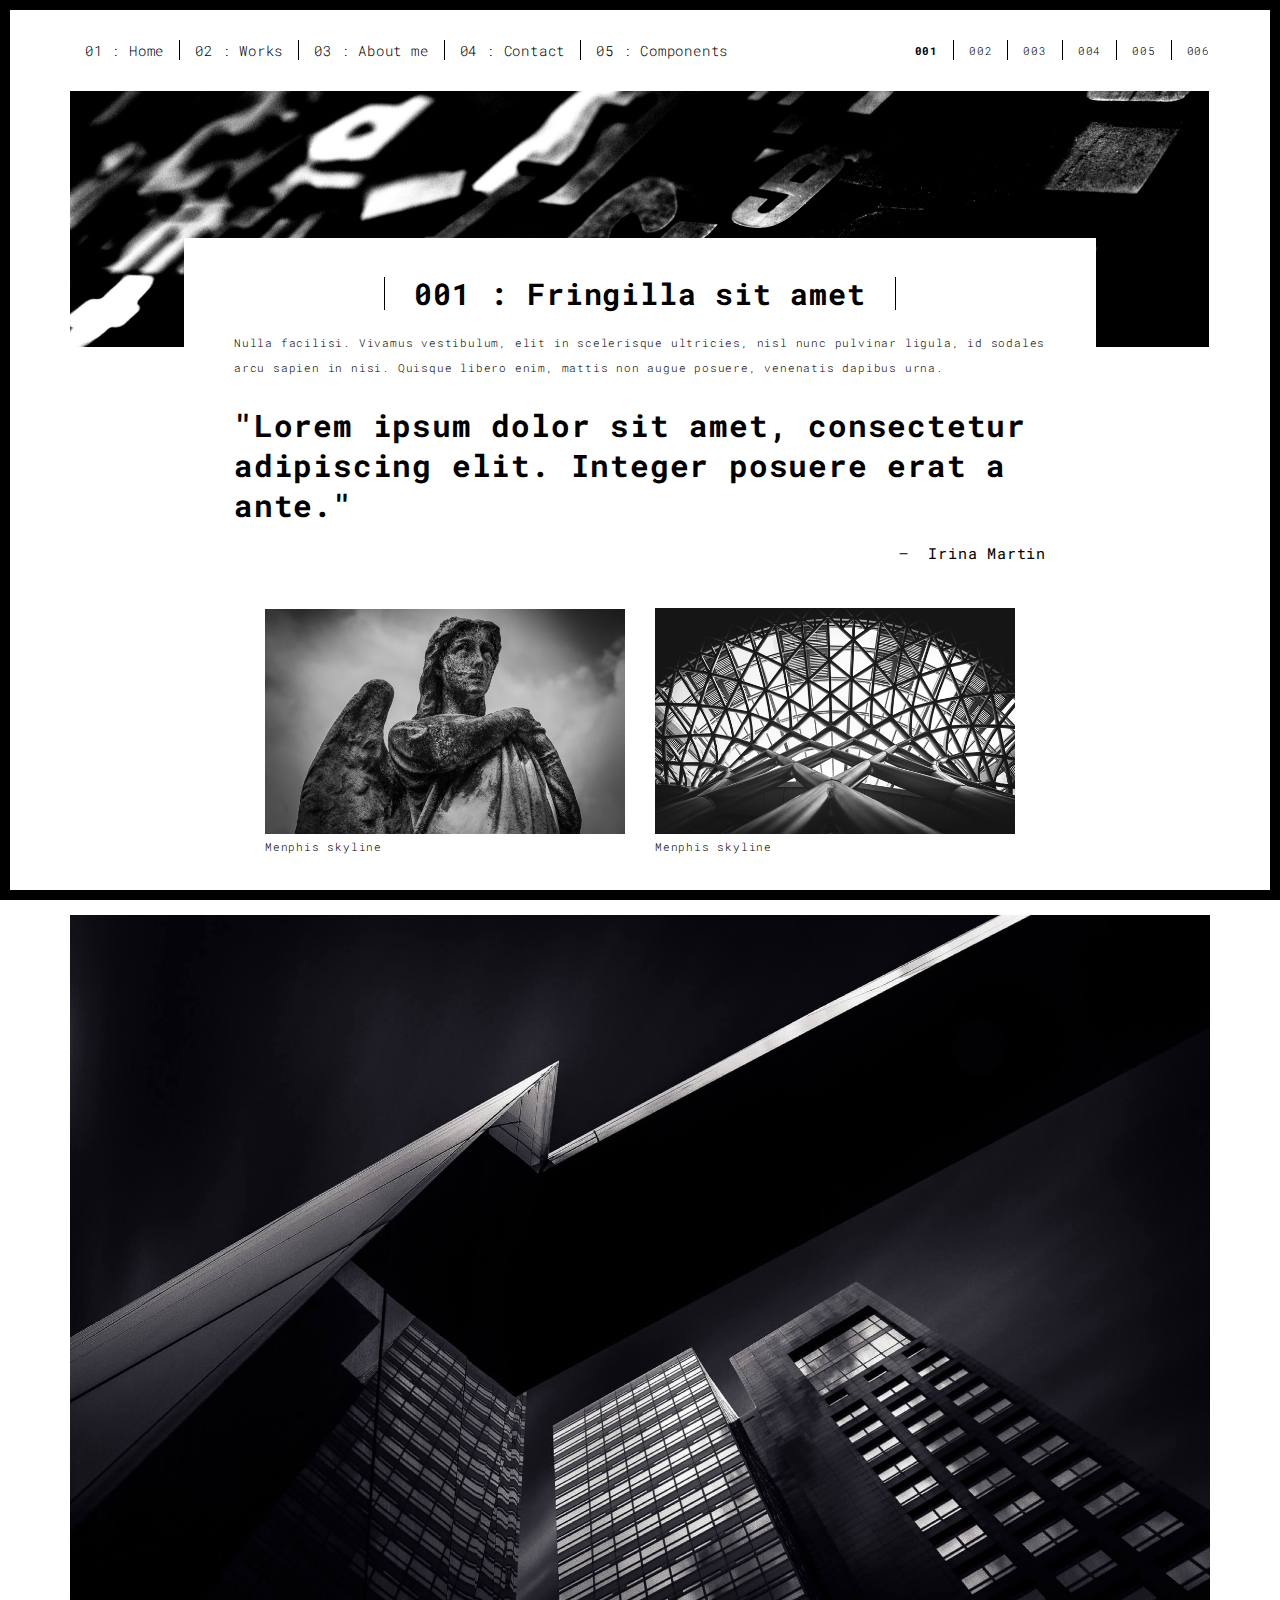
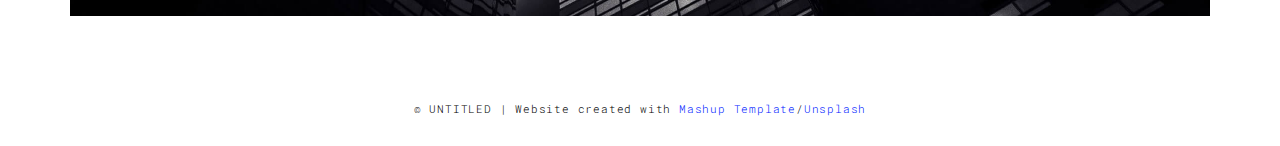
<file: work.html>
<!DOCTYPE html>
<html lang="en">

<head>
  <meta charset="UTF-8">
  <meta content="IE=edge" http-equiv="X-UA-Compatible">
  <meta content="width=device-width,initial-scale=1" name="viewport">
  <meta content="description" name="description">
  <meta name="google" content="notranslate" />
  <meta content="Mashup templates have been developped by Orson.io team" name="author">

  <!-- Disable tap highlight on IE -->
  <meta name="msapplication-tap-highlight" content="no">
  
  <link rel="apple-touch-icon" sizes="180x180" href="./assets/apple-icon-180x180.png">
  <link href="./assets/favicon.ico" rel="icon">

  <title>Title page</title>  

<link href="./main.3f6952e4.css" rel="stylesheet"></head>

<body class="">
<div id="site-border-left"></div>
<div id="site-border-right"></div>
<div id="site-border-top"></div>
<div id="site-border-bottom"></div>
<!-- Add your content of header -->
<header>
  <nav class="navbar  navbar-fixed-top navbar-default">
    <div class="container">
        <button type="button" class="navbar-toggle collapsed" data-toggle="collapse" data-target="#navbar-collapse" aria-expanded="false">
          <span class="sr-only">Toggle navigation</span>
          <span class="icon-bar"></span>
          <span class="icon-bar"></span>
          <span class="icon-bar"></span>
        </button>

      <div class="collapse navbar-collapse" id="navbar-collapse">
        <ul class="nav navbar-nav ">
          <li><a href="./index.html" title="">01 : Home</a></li>
          <li><a href="./works.html" title="">02 : Works</a></li>
          <li><a href="./about.html" title="">03 : About me</a></li>
          <li><a href="./contact.html" title="">04 : Contact</a></li>
          <li><a href="./components.html" title="">05 : Components</a></li>
        </ul>


          <ul class="nav navbar-nav navbar-right navbar-small visible-md visible-lg">
            <li><a href="./index.html" title="" class="active">001</a></li>
            <li><a href="./index.html" title="">002</a></li>
            <li><a href="./index.html" title="">003</a></li>
            <li><a href="./index.html" title="">004</a></li>
            <li><a href="./index.html" title="">005</a></li>
            <li><a href="./index.html" title="">006</a></li>
          </ul>


      </div> 
    </div>
  </nav>
</header>
<div class="section-container">
  <div class="container">
    <div class="row">
      <div class="col-xs-12">
        <img src="./assets/images/work001-01.jpg" class="img-responsive" alt="">
        <div class="card-container">
          <div class="text-center">
            <h1 class="h2">001 : Fringilla sit amet</h1>
          </div>
          <p>Nulla facilisi. Vivamus vestibulum, elit in scelerisque ultricies, nisl nunc pulvinar ligula, id sodales arcu sapien in nisi. Quisque libero enim, mattis non augue posuere, venenatis dapibus urna.</p>

          <blockquote>
            <p>"Lorem ipsum dolor sit amet, consectetur adipiscing elit. Integer posuere erat a ante."</p>
            <small class="pull-right">Irina Martin</small>
          </blockquote>
        </div>
      </div>

      
      
      <div class="col-md-8 col-md-offset-2 section-container-spacer">
        <div class="row">
          <div class="col-xs-12 col-md-6">
            <img src="./assets/images/work001-02.jpg" class="img-responsive" alt="">
            <p>Menphis skyline</p>
          </div>
          <div class="col-xs-12 col-md-6">
            <img src="./assets/images/work001-03.jpg" class="img-responsive" alt="">
            <p>Menphis skyline</p>
          </div>
        </div>
      </div>

      <div class="col-xs-12">
        <img src="./assets/images/work001-04.jpg" class="img-responsive" alt="">
      </div>

    </div>
  </div>
</div>


<footer class="footer-container text-center">
  <div class="container">
    <div class="row">
      <div class="col-xs-12">
        <p>© UNTITLED | Website created with <a href="http://www.mashup-template.com/" title="Create website with free html template">Mashup Template</a>/<a href="https://www.unsplash.com/" title="Beautiful Free Images">Unsplash</a></p>
      </div>
    </div>
  </div>
</footer>

<script>
  document.addEventListener("DOMContentLoaded", function (event) {
     navActivePage();
  });
</script>

<!-- Google Analytics: change UA-XXXXX-X to be your site's ID 

<script>
  (function (i, s, o, g, r, a, m) {
    i['GoogleAnalyticsObject'] = r; i[r] = i[r] || function () {
      (i[r].q = i[r].q || []).push(arguments)
    }, i[r].l = 1 * new Date(); a = s.createElement(o),
      m = s.getElementsByTagName(o)[0]; a.async = 1; a.src = g; m.parentNode.insertBefore(a, m)
  })(window, document, 'script', '//www.google-analytics.com/analytics.js', 'ga');
  ga('create', 'UA-XXXXX-X', 'auto');
  ga('send', 'pageview');
</script>

--> <script type="text/javascript" src="./main.70a66962.js"></script></body>

</html>
</file>
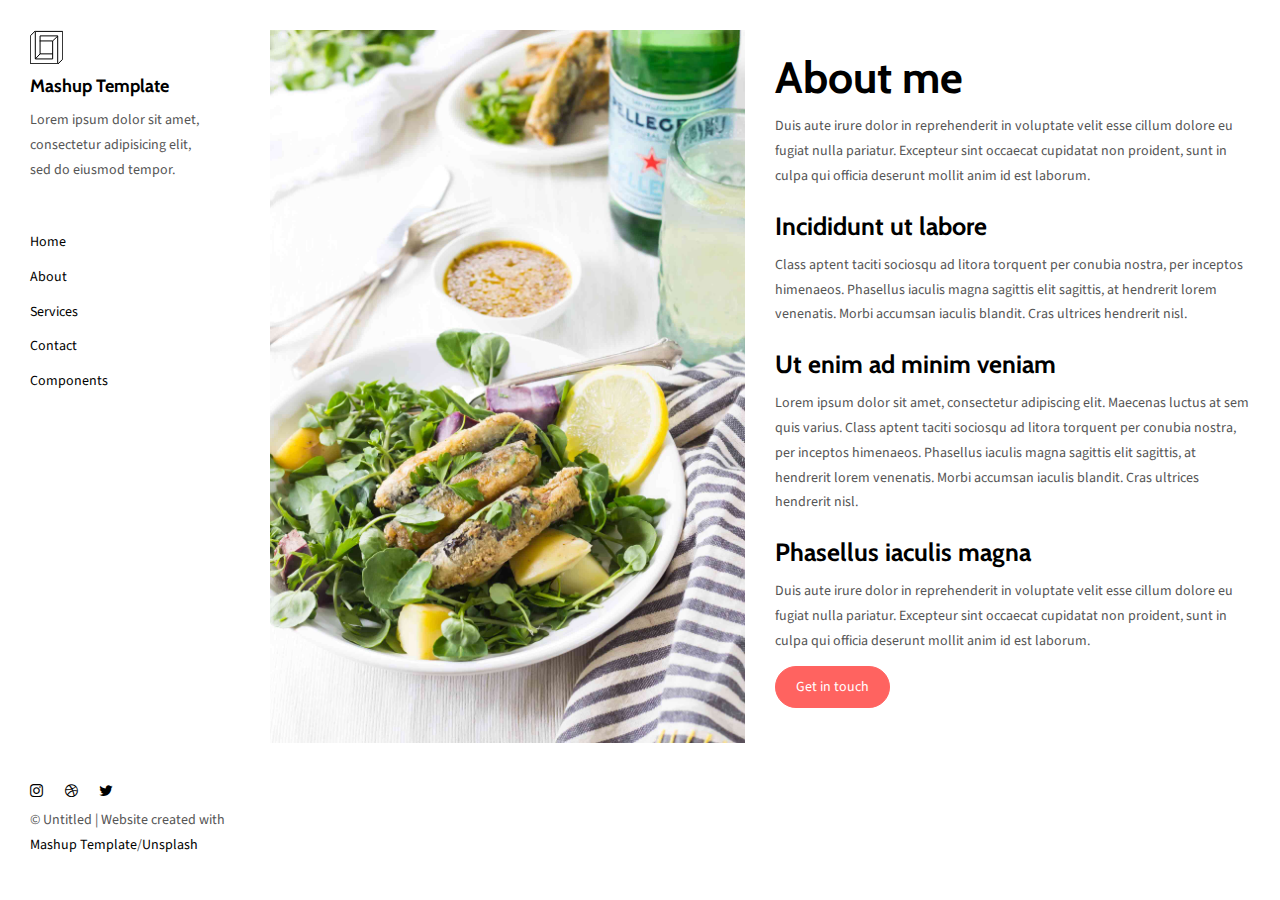
<file: savory/about.html>
<!DOCTYPE html>
<html lang="en">

<head>
  <meta charset="UTF-8">
  <meta content="IE=edge" http-equiv="X-UA-Compatible">
  <meta content="width=device-width,initial-scale=1" name="viewport">
  <meta content="description" name="description">
  <meta name="google" content="notranslate" />
  <meta content="Mashup templates have been developped by Orson.io team" name="author">

  <!-- Disable tap highlight on IE -->
  <meta name="msapplication-tap-highlight" content="no">
  
  <link href="./assets/apple-icon-180x180.png" rel="apple-touch-icon">
  <link href="./assets/favicon.ico" rel="icon">



  <title>Title page</title>  

<link href="./main.82cfd66e.css" rel="stylesheet"></head>

<body>

 <!-- Add your content of header -->
<header class="">
  <div class="navbar navbar-default visible-xs">
    <button type="button" class="navbar-toggle collapsed">
      <span class="sr-only">Toggle navigation</span>
      <span class="icon-bar"></span>
      <span class="icon-bar"></span>
      <span class="icon-bar"></span>
    </button>
    <a href="./index.html" class="navbar-brand">Mashup Template</a>
  </div>

  <nav class="sidebar">
    <div class="navbar-collapse" id="navbar-collapse">
      <div class="site-header hidden-xs">
          <a class="site-brand" href="./index.html" title="">
            <img class="img-responsive site-logo" alt="" src="./assets/images/mashup-logo.svg">
            Mashup Template
          </a>
        <p>Lorem ipsum dolor sit amet, consectetur adipisicing elit, sed do eiusmod
        tempor.</p>
      </div>
      <ul class="nav">
        <li><a href="./index.html" title="">Home</a></li>
        <li><a href="./about.html" title="">About</a></li>
        <li><a href="./services.html" title="">Services</a></li>
        <li><a href="./contact.html" title="">Contact</a></li>
        <li><a href="./components.html" title="">Components</a></li>

      </ul>

      <nav class="nav-footer">
        <p class="nav-footer-social-buttons">
          <a class="fa-icon" href="https://www.instagram.com/" title="">
            <i class="fa fa-instagram"></i>
          </a>
          <a class="fa-icon" href="https://dribbble.com/" title="">
            <i class="fa fa-dribbble"></i>
          </a>
          <a class="fa-icon" href="https://twitter.com/" title="">
            <i class="fa fa-twitter"></i>
          </a>
        </p>
        <p>© Untitled | Website created with <a href="http://www.mashup-template.com/" title="Create website with free html template">Mashup Template</a>/<a href="https://www.unsplash.com/" title="Beautiful Free Images">Unsplash</a></p>
      </nav>  
    </div> 
  </nav>
</header>
<main class="" id="main-collapse">


<div class="row">
  <div class="col-xs-12 col-md-6">
    <img class="img-responsive" alt="" src="./assets/images/img-10.jpg">
  </div>
  <div class="col-xs-12 col-md-6">
    <h1>About me</h1>
    
    <p>Duis aute irure dolor in reprehenderit in voluptate velit esse
    cillum dolore eu fugiat nulla pariatur. Excepteur sint occaecat cupidatat non
    proident, sunt in culpa qui officia deserunt mollit anim id est laborum.</p>
    
    <h3>Incididunt ut labore </h3>

    <p>Class aptent taciti sociosqu ad litora torquent per conubia nostra, per inceptos himenaeos. Phasellus iaculis magna sagittis elit sagittis, at hendrerit lorem venenatis. Morbi accumsan iaculis blandit. Cras ultrices hendrerit nisl.</p>

    <h3>Ut enim ad minim veniam </h3>
    
    <p>Lorem ipsum dolor sit amet, consectetur adipiscing elit. Maecenas luctus at sem quis varius. 
    Class aptent taciti sociosqu ad litora torquent per conubia nostra, per inceptos himenaeos. Phasellus iaculis magna sagittis elit sagittis, at hendrerit lorem venenatis. Morbi accumsan iaculis blandit. Cras ultrices hendrerit nisl.</p>
    <h3>Phasellus iaculis magna </h3>
    <p>Duis aute irure dolor in reprehenderit in voluptate velit esse
    cillum dolore eu fugiat nulla pariatur. Excepteur sint occaecat cupidatat non
    proident, sunt in culpa qui officia deserunt mollit anim id est laborum.</p>
    
    <a href="contact.html" class="btn btn-primary" title=""> Get in touch</a>
 </div>
</div>
    
</main>

<script>
document.addEventListener("DOMContentLoaded", function (event) {
  navbarToggleSidebar();
  navActivePage();
});
</script>

<!-- Google Analytics: change UA-XXXXX-X to be your site's ID 

<script>
  (function (i, s, o, g, r, a, m) {
    i['GoogleAnalyticsObject'] = r; i[r] = i[r] || function () {
      (i[r].q = i[r].q || []).push(arguments)
    }, i[r].l = 1 * new Date(); a = s.createElement(o),
      m = s.getElementsByTagName(o)[0]; a.async = 1; a.src = g; m.parentNode.insertBefore(a, m)
  })(window, document, 'script', '//www.google-analytics.com/analytics.js', 'ga');
  ga('create', 'UA-XXXXX-X', 'auto');
  ga('send', 'pageview');
</script>

--> <script type="text/javascript" src="./main.85741bff.js"></script></body>

</html>
</file>
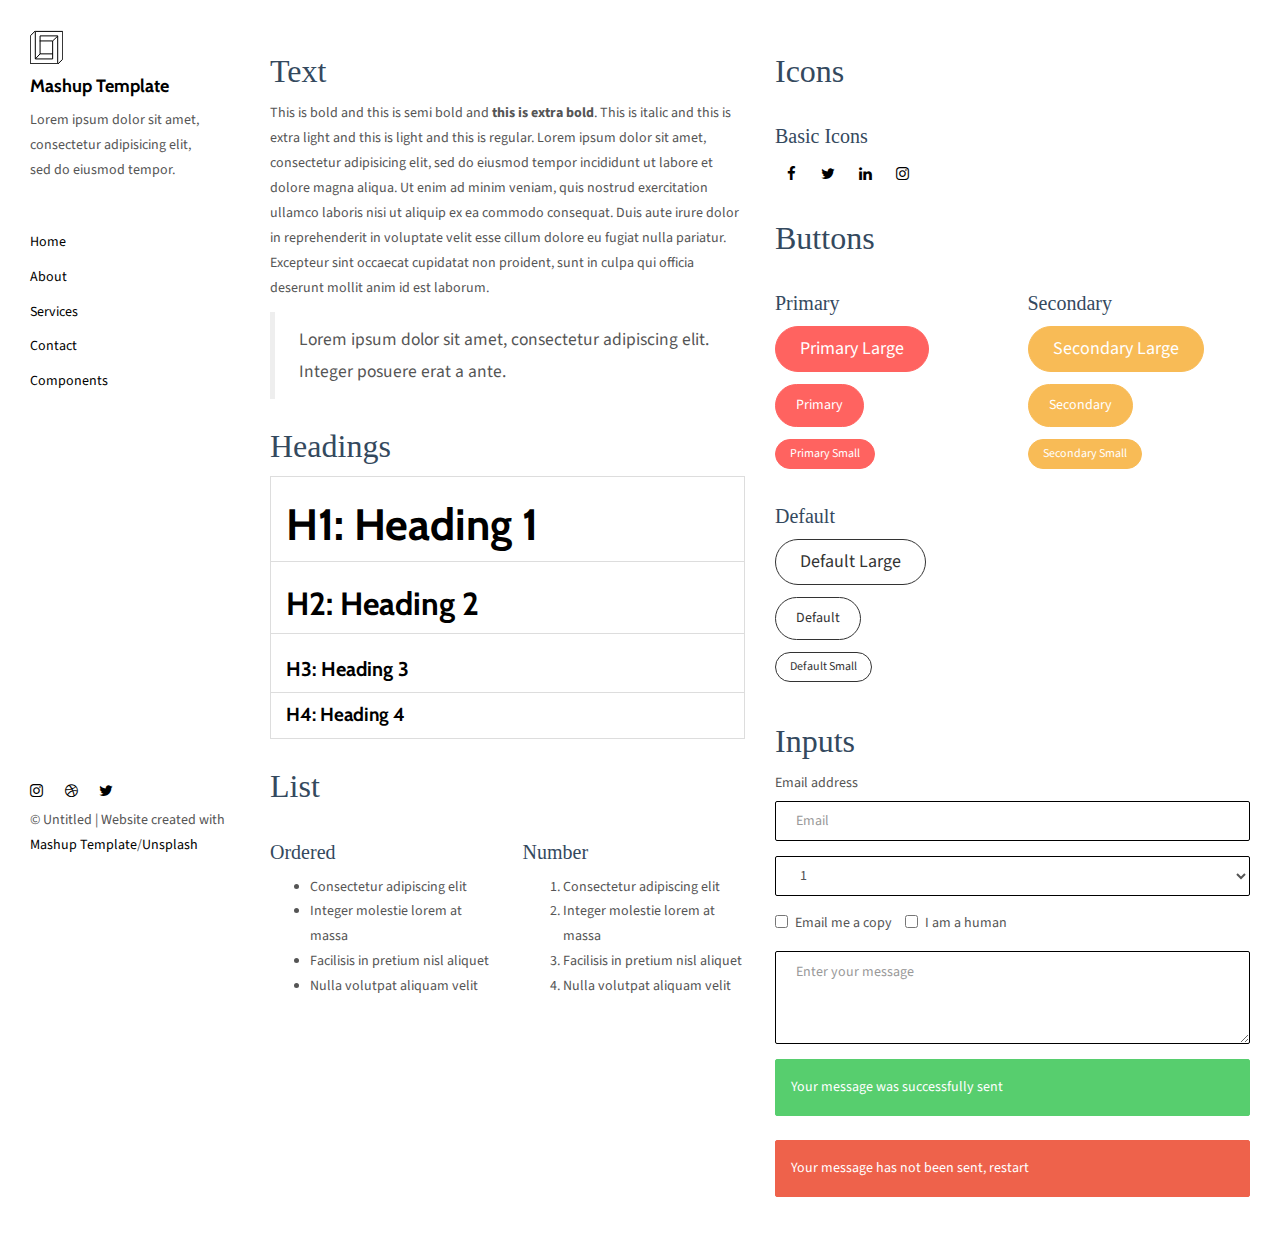
<file: savory/components.html>
<!DOCTYPE html>
<html lang="en">

<head>
  <meta charset="UTF-8">
  <meta content="IE=edge" http-equiv="X-UA-Compatible">
  <meta content="width=device-width,initial-scale=1" name="viewport">
  <meta content="description" name="description">
  <meta name="google" content="notranslate" />
  <meta content="Mashup templates have been developped by Orson.io team" name="author">

  <!-- Disable tap highlight on IE -->
  <meta name="msapplication-tap-highlight" content="no">
  
  <link href="./assets/apple-icon-180x180.png" rel="apple-touch-icon">
  <link href="./assets/favicon.ico" rel="icon">



  <title>Title page</title>  

<link href="./main.82cfd66e.css" rel="stylesheet"></head>

<body>

 <!-- Add your content of header -->
<header class="">
  <div class="navbar navbar-default visible-xs">
    <button type="button" class="navbar-toggle collapsed">
      <span class="sr-only">Toggle navigation</span>
      <span class="icon-bar"></span>
      <span class="icon-bar"></span>
      <span class="icon-bar"></span>
    </button>
    <a href="./index.html" class="navbar-brand">Mashup Template</a>
  </div>

  <nav class="sidebar">
    <div class="navbar-collapse" id="navbar-collapse">
      <div class="site-header hidden-xs">
          <a class="site-brand" href="./index.html" title="">
            <img class="img-responsive site-logo" alt="" src="./assets/images/mashup-logo.svg">
            Mashup Template
          </a>
        <p>Lorem ipsum dolor sit amet, consectetur adipisicing elit, sed do eiusmod
        tempor.</p>
      </div>
      <ul class="nav">
        <li><a href="./index.html" title="">Home</a></li>
        <li><a href="./about.html" title="">About</a></li>
        <li><a href="./services.html" title="">Services</a></li>
        <li><a href="./contact.html" title="">Contact</a></li>
        <li><a href="./components.html" title="">Components</a></li>

      </ul>

      <nav class="nav-footer">
        <p class="nav-footer-social-buttons">
          <a class="fa-icon" href="https://www.instagram.com/" title="">
            <i class="fa fa-instagram"></i>
          </a>
          <a class="fa-icon" href="https://dribbble.com/" title="">
            <i class="fa fa-dribbble"></i>
          </a>
          <a class="fa-icon" href="https://twitter.com/" title="">
            <i class="fa fa-twitter"></i>
          </a>
        </p>
        <p>© Untitled | Website created with <a href="http://www.mashup-template.com/" title="Create website with free html template">Mashup Template</a>/<a href="https://www.unsplash.com/" title="Beautiful Free Images">Unsplash</a></p>
      </nav>  
    </div> 
  </nav>
</header>
<main class="" id="main-collapse">


<!-- Add your site or app content here -->

    <div class="row">
      <div class="col-xs-12 col-md-6">

        <div class="template-example">
          <h2 class="template-title-example">Text</h2>
          <p>This is bold and this is semi bold and <b>this is extra bold</b>. This is italic and this is extra light and this is light
          and this is regular. Lorem ipsum dolor sit amet, consectetur adipisicing elit, sed do eiusmod
          tempor incididunt ut labore et dolore magna aliqua. Ut enim ad minim veniam,
          quis nostrud exercitation ullamco laboris nisi ut aliquip ex ea commodo
          consequat. Duis aute irure dolor in reprehenderit in voluptate velit esse
          cillum dolore eu fugiat nulla pariatur. Excepteur sint occaecat cupidatat non
          proident, sunt in culpa qui officia deserunt mollit anim id est laborum.

          <blockquote>
            <p>Lorem ipsum dolor sit amet, consectetur adipiscing elit. Integer posuere erat a ante.</p>
          </blockquote>
          
          </p>
        </div>

        <div class="template-example">
          <h2 class="template-title-example">Headings</h2>
          
          <table class="table table-bordered">
            <tr><td><h1>H1: Heading 1</h1></td></tr>
            <tr><td><h2>H2: Heading 2</h2></td></tr>
            <tr><td><h3>H3: Heading 3</h3></td></tr>
            <tr><td><h4>H4: Heading 4</h4></td></tr>
          </table>
          
        </div>

        
        <div class="template-example">
          <h2 class="template-title-example">List</h2>
          <div class="row">
            <div class="col-md-6">
              <h3 class="template-title-example">Ordered</h3>
              <ul>
                <li>Consectetur adipiscing elit</li>
                <li>Integer molestie lorem at massa</li>
                <li>Facilisis in pretium nisl aliquet</li>
                <li>Nulla volutpat aliquam velit</li>
              </ul>
            </div>
            <div class="col-md-6">
              <h3 class="template-title-example">Number</h3>
              <ol>
                <li>Consectetur adipiscing elit</li>
                <li>Integer molestie lorem at massa</li>
                <li>Facilisis in pretium nisl aliquet</li>
                <li>Nulla volutpat aliquam velit</li>
              </ol>
            </div>
          </div>
        </div>
        

        
      </div>

      <div class="col-xs-12 col-md-6">
        <div class="template-example">
          <h2 class="template-title-example">Icons</h2>
          
          <div class="row">
            
            <div class="col-md-6">
               <h3 class="template-title-example">Basic Icons</h2>
                <ul class="list-icons">
                  <li>
                    <span class="fa-icon">
                      <i class="fa fa-facebook"></i>
                    </span>
                  </li>
                  <li>
                    <span class="fa-icon">
                      <i class="fa fa-twitter"></i>
                    </span>
                  </li>
                  <li>
                    <span class="fa-icon">
                      <i class="fa fa-linkedin"></i>
                    </span>
                  </li>
                  <li>
                    <span class="fa-icon">
                      <i class="fa fa-instagram"></i>
                    </span>
                  </li>
                </ul>
            </div>

          </div>


          


        </div>

        <div class="template-example">
          <h2 class="template-title-example">Buttons</h2>
          <div class="row">
            <div class="col-md-6">
              <h3 class="template-title-example">Primary</h2>
              <div class="row">
                  <div class="col-md-6">
                  <p><a href="" class="btn btn-primary btn-lg">Primary Large</a></p>
                  <p><a href="" class="btn btn-primary">Primary </a></p>
                  <p><a href="" class="btn btn-primary btn-sm">Primary Small</a></p>
                </div>
              </div>

              <h3 class="template-title-example">Default</h2>
              <div class="row">
                  <div class="col-md-6">
                  <p><a href="" class="btn btn-default btn-lg">Default Large</a></p>
                  <p><a href="" class="btn btn-default">Default </a></p>
                  <p><a href="" class="btn btn-default btn-sm">Default Small</a></p>
                </div>
              </div>

            </div>

            <div class="col-md-6">
              <h3 class="template-title-example">Secondary</h2>
              <div class="row">
                  <div class="col-md-6">
                  <p><a href="" class="btn btn-info btn-lg">Secondary Large</a></p>
                  <p><a href="" class="btn btn-info">Secondary </a></p>
                  <p><a href="" class="btn btn-info btn-sm">Secondary Small</a></p>
                </div>
              </div>
            </div>
          </div>
        </div>
        
        <div class="template-example">
          <h2 class="template-title-example">Inputs</h2>

            <div class="form-group">
              <label for="exampleInputEmail1">Email address</label>
              <input type="email" class="form-control" id="exampleInputEmail1" placeholder="Email">
            </div>

            <div class="form-group">
              <select class="form-control">
                <option>1</option>
                <option>2</option>
                <option>3</option>
                <option>4</option>
                <option>5</option>
              </select>
            </div>

            <div class="form-group">
              <label class="checkbox-inline">
                <input 
                type="checkbox" id="inlineCheckbox1" value="option1"> Email me a copy
              </label>
              <label class="checkbox-inline">
                <input type="checkbox" id="inlineCheckbox2" value="option2"> I am a human
              </label>
            </div>

            <div class="form-group">
              <textarea class="form-control" rows="3" placeholder="Enter your message"></textarea>
            </div>
            
            <div class="alert alert-success" role="alert">Your message was successfully sent</div>
            <div class="alert alert-danger" role="alert">Your message has not been sent, restart</div>
        </div>




      </div>
    </div>
 

</main>

<script>
document.addEventListener("DOMContentLoaded", function (event) {
  navbarToggleSidebar();
  navActivePage();
});
</script>

<!-- Google Analytics: change UA-XXXXX-X to be your site's ID 

<script>
  (function (i, s, o, g, r, a, m) {
    i['GoogleAnalyticsObject'] = r; i[r] = i[r] || function () {
      (i[r].q = i[r].q || []).push(arguments)
    }, i[r].l = 1 * new Date(); a = s.createElement(o),
      m = s.getElementsByTagName(o)[0]; a.async = 1; a.src = g; m.parentNode.insertBefore(a, m)
  })(window, document, 'script', '//www.google-analytics.com/analytics.js', 'ga');
  ga('create', 'UA-XXXXX-X', 'auto');
  ga('send', 'pageview');
</script>

--> <script type="text/javascript" src="./main.85741bff.js"></script></body>

</html>
</file>
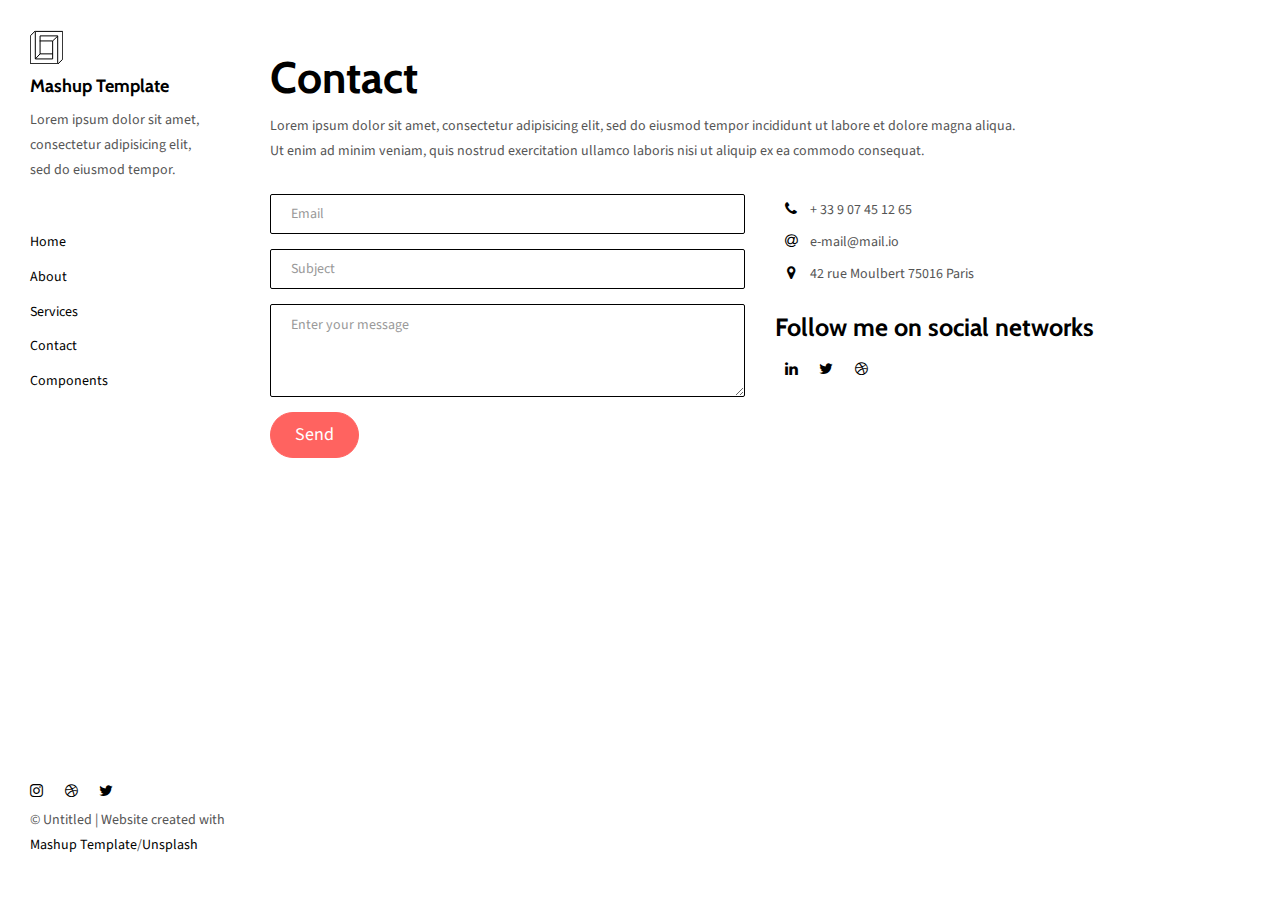
<file: savory/contact.html>
<!DOCTYPE html>
<html lang="en">

<head>
  <meta charset="UTF-8">
  <meta content="IE=edge" http-equiv="X-UA-Compatible">
  <meta content="width=device-width,initial-scale=1" name="viewport">
  <meta content="description" name="description">
  <meta name="google" content="notranslate" />
  <meta content="Mashup templates have been developped by Orson.io team" name="author">

  <!-- Disable tap highlight on IE -->
  <meta name="msapplication-tap-highlight" content="no">
  
  <link href="./assets/apple-icon-180x180.png" rel="apple-touch-icon">
  <link href="./assets/favicon.ico" rel="icon">



  <title>Title page</title>  

<link href="./main.82cfd66e.css" rel="stylesheet"></head>

<body>

 <!-- Add your content of header -->
<header class="">
  <div class="navbar navbar-default visible-xs">
    <button type="button" class="navbar-toggle collapsed">
      <span class="sr-only">Toggle navigation</span>
      <span class="icon-bar"></span>
      <span class="icon-bar"></span>
      <span class="icon-bar"></span>
    </button>
    <a href="./index.html" class="navbar-brand">Mashup Template</a>
  </div>

  <nav class="sidebar">
    <div class="navbar-collapse" id="navbar-collapse">
      <div class="site-header hidden-xs">
          <a class="site-brand" href="./index.html" title="">
            <img class="img-responsive site-logo" alt="" src="./assets/images/mashup-logo.svg">
            Mashup Template
          </a>
        <p>Lorem ipsum dolor sit amet, consectetur adipisicing elit, sed do eiusmod
        tempor.</p>
      </div>
      <ul class="nav">
        <li><a href="./index.html" title="">Home</a></li>
        <li><a href="./about.html" title="">About</a></li>
        <li><a href="./services.html" title="">Services</a></li>
        <li><a href="./contact.html" title="">Contact</a></li>
        <li><a href="./components.html" title="">Components</a></li>

      </ul>

      <nav class="nav-footer">
        <p class="nav-footer-social-buttons">
          <a class="fa-icon" href="https://www.instagram.com/" title="">
            <i class="fa fa-instagram"></i>
          </a>
          <a class="fa-icon" href="https://dribbble.com/" title="">
            <i class="fa fa-dribbble"></i>
          </a>
          <a class="fa-icon" href="https://twitter.com/" title="">
            <i class="fa fa-twitter"></i>
          </a>
        </p>
        <p>© Untitled | Website created with <a href="http://www.mashup-template.com/" title="Create website with free html template">Mashup Template</a>/<a href="https://www.unsplash.com/" title="Beautiful Free Images">Unsplash</a></p>
      </nav>  
    </div> 
  </nav>
</header>
<main class="" id="main-collapse">


<div class="row">
  <div class="col-xs-12">
    <div class="section-container-spacer">
      <h1>Contact</h1>
      <p>Lorem ipsum dolor sit amet, consectetur adipisicing elit, sed do eiusmod
      tempor incididunt ut labore et dolore magna aliqua. <br>Ut enim ad minim veniam,
      quis nostrud exercitation ullamco laboris nisi ut aliquip ex ea commodo
      consequat.</p>
    </div>
    <div class="section-container-spacer">
       <form action="" class="reveal-content">
          <div class="row">
            <div class="col-md-6">
              <div class="form-group">
                <input type="email" class="form-control" id="email" placeholder="Email">
              </div>
              <div class="form-group">
                <input type="text" class="form-control" id="subject" placeholder="Subject">
              </div>
              <div class="form-group">
                <textarea class="form-control" rows="3" placeholder="Enter your message"></textarea>
              </div>
              <button type="submit" class="btn btn-primary btn-lg">Send</button>
            </div>
            <div class="col-md-6">
              <ul class="list-unstyled address-container">
                <li>
                  <span class="fa-icon">
                    <i class="fa fa-phone" aria-hidden="true"></i>
                  </span>
                  + 33 9 07 45 12 65
                </li>
                <li>
                  <span class="fa-icon">
                    <i class="fa fa-at" aria-hidden="true"></i>
                  </span>
                  e-mail@mail.io
                </li>
                <li>
                  <span class="fa-icon">
                    <i class="fa fa fa-map-marker" aria-hidden="true"></i>
                  </span>
                  42 rue Moulbert 75016 Paris
                </li>
              </ul>
              <h3>Follow me on social networks</h3>
              <a href="https://www.linkedin.com/" title="" class="fa-icon">
                <i class="fa fa-linkedin"></i>
              </a>
              <a href="https://twitter.com/" title="" class="fa-icon">
                <i class="fa fa-twitter"></i>
              </a>
              <a href="https://dribbble.com/" title="" class="fa-icon">
                <i class="fa fa-dribbble"></i>
              </a>
            </div>
          </div>
        </form>
    </div>
  </div>
</div>


</main>

<script>
document.addEventListener("DOMContentLoaded", function (event) {
  navbarToggleSidebar();
  navActivePage();
});
</script>

<!-- Google Analytics: change UA-XXXXX-X to be your site's ID 

<script>
  (function (i, s, o, g, r, a, m) {
    i['GoogleAnalyticsObject'] = r; i[r] = i[r] || function () {
      (i[r].q = i[r].q || []).push(arguments)
    }, i[r].l = 1 * new Date(); a = s.createElement(o),
      m = s.getElementsByTagName(o)[0]; a.async = 1; a.src = g; m.parentNode.insertBefore(a, m)
  })(window, document, 'script', '//www.google-analytics.com/analytics.js', 'ga');
  ga('create', 'UA-XXXXX-X', 'auto');
  ga('send', 'pageview');
</script>

--> <script type="text/javascript" src="./main.85741bff.js"></script></body>

</html>
</file>
<file: savory/main.82cfd66e.css>
@import url(https://fonts.googleapis.com/css?family=Cabin:400,700|Source+Sans+Pro:400,700);@import url(https://maxcdn.bootstrapcdn.com/font-awesome/4.7.0/css/font-awesome.min.css);/*!
 * Bootstrap v3.3.7 (http://getbootstrap.com)
 * Copyright 2011-2016 Twitter, Inc.
 * Licensed under MIT (https://github.com/twbs/bootstrap/blob/master/LICENSE)
 */
/*! normalize.css v3.0.3 | MIT License | github.com/necolas/normalize.css */html{font-family:sans-serif;-ms-text-size-adjust:100%;-webkit-text-size-adjust:100%}body{margin:0}article,aside,details,figcaption,figure,footer,header,hgroup,main,menu,nav,section,summary{display:block}audio,canvas,progress,video{display:inline-block;vertical-align:baseline}audio:not([controls]){display:none;height:0}[hidden],template{display:none}a{background-color:transparent}a:active,a:hover{outline:0}abbr[title]{border-bottom:1px dotted}b,strong{font-weight:700}dfn{font-style:italic}h1{font-size:2em;margin:.67em 0}mark{background:#ff0;color:#000}small{font-size:80%}sub,sup{font-size:75%;line-height:0;position:relative;vertical-align:baseline}sup{top:-.5em}sub{bottom:-.25em}img{border:0}svg:not(:root){overflow:hidden}figure{margin:1em 40px}hr{box-sizing:content-box;height:0}pre{overflow:auto}code,kbd,pre,samp{font-family:monospace,monospace;font-size:1em}button,input,optgroup,select,textarea{color:inherit;font:inherit;margin:0}button{overflow:visible}button,select{text-transform:none}button,html input[type=button],input[type=reset],input[type=submit]{-webkit-appearance:button;cursor:pointer}button[disabled],html input[disabled]{cursor:default}button::-moz-focus-inner,input::-moz-focus-inner{border:0;padding:0}input{line-height:normal}input[type=checkbox],input[type=radio]{box-sizing:border-box;padding:0}input[type=number]::-webkit-inner-spin-button,input[type=number]::-webkit-outer-spin-button{height:auto}input[type=search]{-webkit-appearance:textfield;box-sizing:content-box}input[type=search]::-webkit-search-cancel-button,input[type=search]::-webkit-search-decoration{-webkit-appearance:none}fieldset{border:1px solid silver;margin:0 2px;padding:.35em .625em .75em}textarea{overflow:auto}optgroup{font-weight:700}table{border-collapse:collapse;border-spacing:0}td,th{padding:0}

/*! Source: https://github.com/h5bp/html5-boilerplate/blob/master/src/css/main.css */@media print{*,:after,:before{background:transparent!important;color:#000!important;box-shadow:none!important;text-shadow:none!important}a,a:visited{text-decoration:underline}a[href]:after{content:" (" attr(href) ")"}abbr[title]:after{content:" (" attr(title) ")"}a[href^="#"]:after,a[href^="javascript:"]:after{content:""}blockquote,pre{border:1px solid #999;page-break-inside:avoid}thead{display:table-header-group}img,tr{page-break-inside:avoid}img{max-width:100%!important}h2,h3,p{orphans:3;widows:3}h2,h3{page-break-after:avoid}.navbar{display:none}.btn>.caret,.dropup>.btn>.caret{border-top-color:#000!important}.label{border:1px solid #000}.table{border-collapse:collapse!important}.table td,.table th{background-color:#fff!important}.table-bordered td,.table-bordered th{border:1px solid #ddd!important}}*,:after,:before{-webkit-box-sizing:border-box;-moz-box-sizing:border-box;box-sizing:border-box}html{font-size:10px;-webkit-tap-highlight-color:transparent}body{font-family:Source Sans Pro,Helvetica,Arial,sans-serif;font-size:14px;line-height:1.78;color:#555;background-color:#fff}button,input,select,textarea{font-family:inherit;font-size:inherit;line-height:inherit}a{color:#ff6360;text-decoration:none}a:focus,a:hover{color:#ff1814;text-decoration:underline}a:focus{outline:5px auto -webkit-focus-ring-color;outline-offset:-2px}figure{margin:0}img{vertical-align:middle}.img-responsive{display:block;max-width:100%;height:auto}.img-rounded{border-radius:2px}.img-thumbnail{padding:4px;line-height:1.78;background-color:#fff;border:1px solid #ddd;border-radius:2px;-webkit-transition:all .2s ease-in-out;-o-transition:all .2s ease-in-out;transition:all .2s ease-in-out;display:inline-block;max-width:100%;height:auto}.img-circle{border-radius:50%}hr{margin-top:24px;margin-bottom:24px;border:0;border-top:1px solid #eee}.sr-only{position:absolute;width:1px;height:1px;margin:-1px;padding:0;overflow:hidden;clip:rect(0,0,0,0);border:0}.sr-only-focusable:active,.sr-only-focusable:focus{position:static;width:auto;height:auto;margin:0;overflow:visible;clip:auto}[role=button]{cursor:pointer}.h1,.h2,.h3,.h4,.h5,.h6,h1,h2,h3,h4,h5,h6{font-family:Cabin,Helvetica,Arial,sans-serif;font-weight:700;line-height:1.1;color:#000}.h1 .small,.h1 small,.h2 .small,.h2 small,.h3 .small,.h3 small,.h4 .small,.h4 small,.h5 .small,.h5 small,.h6 .small,.h6 small,h1 .small,h1 small,h2 .small,h2 small,h3 .small,h3 small,h4 .small,h4 small,h5 .small,h5 small,h6 .small,h6 small{font-weight:400;line-height:1;color:#777}.h1,.h2,.h3,h1,h2,h3{margin-top:24px;margin-bottom:12px}.h1 .small,.h1 small,.h2 .small,.h2 small,.h3 .small,.h3 small,h1 .small,h1 small,h2 .small,h2 small,h3 .small,h3 small{font-size:65%}.h4,.h5,.h6,h4,h5,h6{margin-top:12px;margin-bottom:12px}.h4 .small,.h4 small,.h5 .small,.h5 small,.h6 .small,.h6 small,h4 .small,h4 small,h5 .small,h5 small,h6 .small,h6 small{font-size:75%}.h1,h1{font-size:44px}.h2,h2{font-size:33px}.h3,h3{font-size:25px}.h4,h4{font-size:19px}.h5,h5{font-size:14px}.h6,h6{font-size:12px}p{margin:0 0 12px}.lead{margin-bottom:24px;font-size:16px;font-weight:300;line-height:1.4}@media (min-width:768px){.lead{font-size:21px}}.small,small{font-size:85%}.mark,mark{background-color:#fcf8e3;padding:.2em}.text-left{text-align:left}.text-right{text-align:right}.text-center{text-align:center}.text-justify{text-align:justify}.text-nowrap{white-space:nowrap}.text-lowercase{text-transform:lowercase}.initialism,.text-uppercase{text-transform:uppercase}.text-capitalize{text-transform:capitalize}.text-muted{color:#777}.text-primary{color:#ff6360}a.text-primary:focus,a.text-primary:hover{color:#ff312d}.text-success{color:#fff}a.text-success:focus,a.text-success:hover{color:#e6e6e6}.text-info{color:#31708f}a.text-info:focus,a.text-info:hover{color:#245269}.text-warning{color:#8a6d3b}a.text-warning:focus,a.text-warning:hover{color:#66512c}.text-danger{color:#fff}a.text-danger:focus,a.text-danger:hover{color:#e6e6e6}.bg-primary{color:#fff;background-color:#ff6360}a.bg-primary:focus,a.bg-primary:hover{background-color:#ff312d}.bg-success{background-color:#57ce6e}a.bg-success:focus,a.bg-success:hover{background-color:#37bb50}.bg-info{background-color:#d9edf7}a.bg-info:focus,a.bg-info:hover{background-color:#afd9ee}.bg-warning{background-color:#fcf8e3}a.bg-warning:focus,a.bg-warning:hover{background-color:#f7ecb5}.bg-danger{background-color:#ee624b}a.bg-danger:focus,a.bg-danger:hover{background-color:#ea391c}.page-header{padding-bottom:11px;margin:48px 0 24px;border-bottom:1px solid #eee}ol,ul{margin-top:0;margin-bottom:12px}ol ol,ol ul,ul ol,ul ul{margin-bottom:0}.list-inline,.list-unstyled{padding-left:0;list-style:none}.list-inline{margin-left:-5px}.list-inline>li{display:inline-block;padding-left:5px;padding-right:5px}dl{margin-top:0;margin-bottom:24px}dd,dt{line-height:1.78}dt{font-weight:700}dd{margin-left:0}.dl-horizontal dd:after,.dl-horizontal dd:before{content:" ";display:table}.dl-horizontal dd:after{clear:both}@media (min-width:768px){.dl-horizontal dt{float:left;width:160px;clear:left;text-align:right;overflow:hidden;text-overflow:ellipsis;white-space:nowrap}.dl-horizontal dd{margin-left:180px}}abbr[data-original-title],abbr[title]{cursor:help;border-bottom:1px dotted #777}.initialism{font-size:90%}blockquote{padding:12px 24px;margin:0 0 24px;font-size:17.5px;border-left:5px solid #eee}blockquote ol:last-child,blockquote p:last-child,blockquote ul:last-child{margin-bottom:0}blockquote .small,blockquote footer,blockquote small{display:block;font-size:80%;line-height:1.78;color:#777}blockquote .small:before,blockquote footer:before,blockquote small:before{content:"\2014   \A0"}.blockquote-reverse,blockquote.pull-right{padding-right:15px;padding-left:0;border-right:5px solid #eee;border-left:0;text-align:right}.blockquote-reverse .small:before,.blockquote-reverse footer:before,.blockquote-reverse small:before,blockquote.pull-right .small:before,blockquote.pull-right footer:before,blockquote.pull-right small:before{content:""}.blockquote-reverse .small:after,.blockquote-reverse footer:after,.blockquote-reverse small:after,blockquote.pull-right .small:after,blockquote.pull-right footer:after,blockquote.pull-right small:after{content:"\A0   \2014"}address{margin-bottom:24px;font-style:normal;line-height:1.78}code,kbd,pre,samp{font-family:Menlo,Monaco,Consolas,Courier New,monospace}code{color:#c7254e;background-color:#f9f2f4}code,kbd{padding:2px 4px;font-size:90%;border-radius:2px}kbd{color:#fff;background-color:#333;box-shadow:inset 0 -1px 0 rgba(0,0,0,.25)}kbd kbd{padding:0;font-size:100%;font-weight:700;box-shadow:none}pre{display:block;padding:11.5px;margin:0 0 12px;font-size:13px;line-height:1.78;word-break:break-all;word-wrap:break-word;color:#333;background-color:#f5f5f5;border:1px solid #ccc;border-radius:2px}pre code{padding:0;font-size:inherit;color:inherit;white-space:pre-wrap;background-color:transparent;border-radius:0}.pre-scrollable{max-height:340px;overflow-y:scroll}.container{margin-right:auto;margin-left:auto;padding-left:15px;padding-right:15px}.container:after,.container:before{content:" ";display:table}.container:after{clear:both}@media (min-width:768px){.container{width:750px}}@media (min-width:992px){.container{width:970px}}@media (min-width:1200px){.container{width:1170px}}.container-fluid{margin-right:auto;margin-left:auto;padding-left:15px;padding-right:15px}.container-fluid:after,.container-fluid:before{content:" ";display:table}.container-fluid:after{clear:both}.row{margin-left:-15px;margin-right:-15px}.row:after,.row:before{content:" ";display:table}.row:after{clear:both}.col-lg-1,.col-lg-2,.col-lg-3,.col-lg-4,.col-lg-5,.col-lg-6,.col-lg-7,.col-lg-8,.col-lg-9,.col-lg-10,.col-lg-11,.col-lg-12,.col-md-1,.col-md-2,.col-md-3,.col-md-4,.col-md-5,.col-md-6,.col-md-7,.col-md-8,.col-md-9,.col-md-10,.col-md-11,.col-md-12,.col-sm-1,.col-sm-2,.col-sm-3,.col-sm-4,.col-sm-5,.col-sm-6,.col-sm-7,.col-sm-8,.col-sm-9,.col-sm-10,.col-sm-11,.col-sm-12,.col-xs-1,.col-xs-2,.col-xs-3,.col-xs-4,.col-xs-5,.col-xs-6,.col-xs-7,.col-xs-8,.col-xs-9,.col-xs-10,.col-xs-11,.col-xs-12{position:relative;min-height:1px;padding-left:15px;padding-right:15px}.col-xs-1,.col-xs-2,.col-xs-3,.col-xs-4,.col-xs-5,.col-xs-6,.col-xs-7,.col-xs-8,.col-xs-9,.col-xs-10,.col-xs-11,.col-xs-12{float:left}.col-xs-1{width:8.33333%}.col-xs-2{width:16.66667%}.col-xs-3{width:25%}.col-xs-4{width:33.33333%}.col-xs-5{width:41.66667%}.col-xs-6{width:50%}.col-xs-7{width:58.33333%}.col-xs-8{width:66.66667%}.col-xs-9{width:75%}.col-xs-10{width:83.33333%}.col-xs-11{width:91.66667%}.col-xs-12{width:100%}.col-xs-pull-0{right:auto}.col-xs-pull-1{right:8.33333%}.col-xs-pull-2{right:16.66667%}.col-xs-pull-3{right:25%}.col-xs-pull-4{right:33.33333%}.col-xs-pull-5{right:41.66667%}.col-xs-pull-6{right:50%}.col-xs-pull-7{right:58.33333%}.col-xs-pull-8{right:66.66667%}.col-xs-pull-9{right:75%}.col-xs-pull-10{right:83.33333%}.col-xs-pull-11{right:91.66667%}.col-xs-pull-12{right:100%}.col-xs-push-0{left:auto}.col-xs-push-1{left:8.33333%}.col-xs-push-2{left:16.66667%}.col-xs-push-3{left:25%}.col-xs-push-4{left:33.33333%}.col-xs-push-5{left:41.66667%}.col-xs-push-6{left:50%}.col-xs-push-7{left:58.33333%}.col-xs-push-8{left:66.66667%}.col-xs-push-9{left:75%}.col-xs-push-10{left:83.33333%}.col-xs-push-11{left:91.66667%}.col-xs-push-12{left:100%}.col-xs-offset-0{margin-left:0}.col-xs-offset-1{margin-left:8.33333%}.col-xs-offset-2{margin-left:16.66667%}.col-xs-offset-3{margin-left:25%}.col-xs-offset-4{margin-left:33.33333%}.col-xs-offset-5{margin-left:41.66667%}.col-xs-offset-6{margin-left:50%}.col-xs-offset-7{margin-left:58.33333%}.col-xs-offset-8{margin-left:66.66667%}.col-xs-offset-9{margin-left:75%}.col-xs-offset-10{margin-left:83.33333%}.col-xs-offset-11{margin-left:91.66667%}.col-xs-offset-12{margin-left:100%}@media (min-width:768px){.col-sm-1,.col-sm-2,.col-sm-3,.col-sm-4,.col-sm-5,.col-sm-6,.col-sm-7,.col-sm-8,.col-sm-9,.col-sm-10,.col-sm-11,.col-sm-12{float:left}.col-sm-1{width:8.33333%}.col-sm-2{width:16.66667%}.col-sm-3{width:25%}.col-sm-4{width:33.33333%}.col-sm-5{width:41.66667%}.col-sm-6{width:50%}.col-sm-7{width:58.33333%}.col-sm-8{width:66.66667%}.col-sm-9{width:75%}.col-sm-10{width:83.33333%}.col-sm-11{width:91.66667%}.col-sm-12{width:100%}.col-sm-pull-0{right:auto}.col-sm-pull-1{right:8.33333%}.col-sm-pull-2{right:16.66667%}.col-sm-pull-3{right:25%}.col-sm-pull-4{right:33.33333%}.col-sm-pull-5{right:41.66667%}.col-sm-pull-6{right:50%}.col-sm-pull-7{right:58.33333%}.col-sm-pull-8{right:66.66667%}.col-sm-pull-9{right:75%}.col-sm-pull-10{right:83.33333%}.col-sm-pull-11{right:91.66667%}.col-sm-pull-12{right:100%}.col-sm-push-0{left:auto}.col-sm-push-1{left:8.33333%}.col-sm-push-2{left:16.66667%}.col-sm-push-3{left:25%}.col-sm-push-4{left:33.33333%}.col-sm-push-5{left:41.66667%}.col-sm-push-6{left:50%}.col-sm-push-7{left:58.33333%}.col-sm-push-8{left:66.66667%}.col-sm-push-9{left:75%}.col-sm-push-10{left:83.33333%}.col-sm-push-11{left:91.66667%}.col-sm-push-12{left:100%}.col-sm-offset-0{margin-left:0}.col-sm-offset-1{margin-left:8.33333%}.col-sm-offset-2{margin-left:16.66667%}.col-sm-offset-3{margin-left:25%}.col-sm-offset-4{margin-left:33.33333%}.col-sm-offset-5{margin-left:41.66667%}.col-sm-offset-6{margin-left:50%}.col-sm-offset-7{margin-left:58.33333%}.col-sm-offset-8{margin-left:66.66667%}.col-sm-offset-9{margin-left:75%}.col-sm-offset-10{margin-left:83.33333%}.col-sm-offset-11{margin-left:91.66667%}.col-sm-offset-12{margin-left:100%}}@media (min-width:992px){.col-md-1,.col-md-2,.col-md-3,.col-md-4,.col-md-5,.col-md-6,.col-md-7,.col-md-8,.col-md-9,.col-md-10,.col-md-11,.col-md-12{float:left}.col-md-1{width:8.33333%}.col-md-2{width:16.66667%}.col-md-3{width:25%}.col-md-4{width:33.33333%}.col-md-5{width:41.66667%}.col-md-6{width:50%}.col-md-7{width:58.33333%}.col-md-8{width:66.66667%}.col-md-9{width:75%}.col-md-10{width:83.33333%}.col-md-11{width:91.66667%}.col-md-12{width:100%}.col-md-pull-0{right:auto}.col-md-pull-1{right:8.33333%}.col-md-pull-2{right:16.66667%}.col-md-pull-3{right:25%}.col-md-pull-4{right:33.33333%}.col-md-pull-5{right:41.66667%}.col-md-pull-6{right:50%}.col-md-pull-7{right:58.33333%}.col-md-pull-8{right:66.66667%}.col-md-pull-9{right:75%}.col-md-pull-10{right:83.33333%}.col-md-pull-11{right:91.66667%}.col-md-pull-12{right:100%}.col-md-push-0{left:auto}.col-md-push-1{left:8.33333%}.col-md-push-2{left:16.66667%}.col-md-push-3{left:25%}.col-md-push-4{left:33.33333%}.col-md-push-5{left:41.66667%}.col-md-push-6{left:50%}.col-md-push-7{left:58.33333%}.col-md-push-8{left:66.66667%}.col-md-push-9{left:75%}.col-md-push-10{left:83.33333%}.col-md-push-11{left:91.66667%}.col-md-push-12{left:100%}.col-md-offset-0{margin-left:0}.col-md-offset-1{margin-left:8.33333%}.col-md-offset-2{margin-left:16.66667%}.col-md-offset-3{margin-left:25%}.col-md-offset-4{margin-left:33.33333%}.col-md-offset-5{margin-left:41.66667%}.col-md-offset-6{margin-left:50%}.col-md-offset-7{margin-left:58.33333%}.col-md-offset-8{margin-left:66.66667%}.col-md-offset-9{margin-left:75%}.col-md-offset-10{margin-left:83.33333%}.col-md-offset-11{margin-left:91.66667%}.col-md-offset-12{margin-left:100%}}@media (min-width:1200px){.col-lg-1,.col-lg-2,.col-lg-3,.col-lg-4,.col-lg-5,.col-lg-6,.col-lg-7,.col-lg-8,.col-lg-9,.col-lg-10,.col-lg-11,.col-lg-12{float:left}.col-lg-1{width:8.33333%}.col-lg-2{width:16.66667%}.col-lg-3{width:25%}.col-lg-4{width:33.33333%}.col-lg-5{width:41.66667%}.col-lg-6{width:50%}.col-lg-7{width:58.33333%}.col-lg-8{width:66.66667%}.col-lg-9{width:75%}.col-lg-10{width:83.33333%}.col-lg-11{width:91.66667%}.col-lg-12{width:100%}.col-lg-pull-0{right:auto}.col-lg-pull-1{right:8.33333%}.col-lg-pull-2{right:16.66667%}.col-lg-pull-3{right:25%}.col-lg-pull-4{right:33.33333%}.col-lg-pull-5{right:41.66667%}.col-lg-pull-6{right:50%}.col-lg-pull-7{right:58.33333%}.col-lg-pull-8{right:66.66667%}.col-lg-pull-9{right:75%}.col-lg-pull-10{right:83.33333%}.col-lg-pull-11{right:91.66667%}.col-lg-pull-12{right:100%}.col-lg-push-0{left:auto}.col-lg-push-1{left:8.33333%}.col-lg-push-2{left:16.66667%}.col-lg-push-3{left:25%}.col-lg-push-4{left:33.33333%}.col-lg-push-5{left:41.66667%}.col-lg-push-6{left:50%}.col-lg-push-7{left:58.33333%}.col-lg-push-8{left:66.66667%}.col-lg-push-9{left:75%}.col-lg-push-10{left:83.33333%}.col-lg-push-11{left:91.66667%}.col-lg-push-12{left:100%}.col-lg-offset-0{margin-left:0}.col-lg-offset-1{margin-left:8.33333%}.col-lg-offset-2{margin-left:16.66667%}.col-lg-offset-3{margin-left:25%}.col-lg-offset-4{margin-left:33.33333%}.col-lg-offset-5{margin-left:41.66667%}.col-lg-offset-6{margin-left:50%}.col-lg-offset-7{margin-left:58.33333%}.col-lg-offset-8{margin-left:66.66667%}.col-lg-offset-9{margin-left:75%}.col-lg-offset-10{margin-left:83.33333%}.col-lg-offset-11{margin-left:91.66667%}.col-lg-offset-12{margin-left:100%}}table{background-color:transparent}caption{padding-top:8px;padding-bottom:8px;color:#777}caption,th{text-align:left}.table{width:100%;max-width:100%;margin-bottom:24px}.table>tbody>tr>td,.table>tbody>tr>th,.table>tfoot>tr>td,.table>tfoot>tr>th,.table>thead>tr>td,.table>thead>tr>th{padding:8px;line-height:1.78;vertical-align:top;border-top:1px solid #ddd}.table>thead>tr>th{vertical-align:bottom;border-bottom:2px solid #ddd}.table>caption+thead>tr:first-child>td,.table>caption+thead>tr:first-child>th,.table>colgroup+thead>tr:first-child>td,.table>colgroup+thead>tr:first-child>th,.table>thead:first-child>tr:first-child>td,.table>thead:first-child>tr:first-child>th{border-top:0}.table>tbody+tbody{border-top:2px solid #ddd}.table .table{background-color:#fff}.table-condensed>tbody>tr>td,.table-condensed>tbody>tr>th,.table-condensed>tfoot>tr>td,.table-condensed>tfoot>tr>th,.table-condensed>thead>tr>td,.table-condensed>thead>tr>th{padding:5px}.table-bordered,.table-bordered>tbody>tr>td,.table-bordered>tbody>tr>th,.table-bordered>tfoot>tr>td,.table-bordered>tfoot>tr>th,.table-bordered>thead>tr>td,.table-bordered>thead>tr>th{border:1px solid #ddd}.table-bordered>thead>tr>td,.table-bordered>thead>tr>th{border-bottom-width:2px}.table-striped>tbody>tr:nth-of-type(odd){background-color:#f9f9f9}.table-hover>tbody>tr:hover{background-color:#f5f5f5}table col[class*=col-]{position:static;float:none;display:table-column}table td[class*=col-],table th[class*=col-]{position:static;float:none;display:table-cell}.table>tbody>tr.active>td,.table>tbody>tr.active>th,.table>tbody>tr>td.active,.table>tbody>tr>th.active,.table>tfoot>tr.active>td,.table>tfoot>tr.active>th,.table>tfoot>tr>td.active,.table>tfoot>tr>th.active,.table>thead>tr.active>td,.table>thead>tr.active>th,.table>thead>tr>td.active,.table>thead>tr>th.active{background-color:#f5f5f5}.table-hover>tbody>tr.active:hover>td,.table-hover>tbody>tr.active:hover>th,.table-hover>tbody>tr:hover>.active,.table-hover>tbody>tr>td.active:hover,.table-hover>tbody>tr>th.active:hover{background-color:#e8e8e8}.table>tbody>tr.success>td,.table>tbody>tr.success>th,.table>tbody>tr>td.success,.table>tbody>tr>th.success,.table>tfoot>tr.success>td,.table>tfoot>tr.success>th,.table>tfoot>tr>td.success,.table>tfoot>tr>th.success,.table>thead>tr.success>td,.table>thead>tr.success>th,.table>thead>tr>td.success,.table>thead>tr>th.success{background-color:#57ce6e}.table-hover>tbody>tr.success:hover>td,.table-hover>tbody>tr.success:hover>th,.table-hover>tbody>tr:hover>.success,.table-hover>tbody>tr>td.success:hover,.table-hover>tbody>tr>th.success:hover{background-color:#43c85d}.table>tbody>tr.info>td,.table>tbody>tr.info>th,.table>tbody>tr>td.info,.table>tbody>tr>th.info,.table>tfoot>tr.info>td,.table>tfoot>tr.info>th,.table>tfoot>tr>td.info,.table>tfoot>tr>th.info,.table>thead>tr.info>td,.table>thead>tr.info>th,.table>thead>tr>td.info,.table>thead>tr>th.info{background-color:#d9edf7}.table-hover>tbody>tr.info:hover>td,.table-hover>tbody>tr.info:hover>th,.table-hover>tbody>tr:hover>.info,.table-hover>tbody>tr>td.info:hover,.table-hover>tbody>tr>th.info:hover{background-color:#c4e3f3}.table>tbody>tr.warning>td,.table>tbody>tr.warning>th,.table>tbody>tr>td.warning,.table>tbody>tr>th.warning,.table>tfoot>tr.warning>td,.table>tfoot>tr.warning>th,.table>tfoot>tr>td.warning,.table>tfoot>tr>th.warning,.table>thead>tr.warning>td,.table>thead>tr.warning>th,.table>thead>tr>td.warning,.table>thead>tr>th.warning{background-color:#fcf8e3}.table-hover>tbody>tr.warning:hover>td,.table-hover>tbody>tr.warning:hover>th,.table-hover>tbody>tr:hover>.warning,.table-hover>tbody>tr>td.warning:hover,.table-hover>tbody>tr>th.warning:hover{background-color:#faf2cc}.table>tbody>tr.danger>td,.table>tbody>tr.danger>th,.table>tbody>tr>td.danger,.table>tbody>tr>th.danger,.table>tfoot>tr.danger>td,.table>tfoot>tr.danger>th,.table>tfoot>tr>td.danger,.table>tfoot>tr>th.danger,.table>thead>tr.danger>td,.table>thead>tr.danger>th,.table>thead>tr>td.danger,.table>thead>tr>th.danger{background-color:#ee624b}.table-hover>tbody>tr.danger:hover>td,.table-hover>tbody>tr.danger:hover>th,.table-hover>tbody>tr:hover>.danger,.table-hover>tbody>tr>td.danger:hover,.table-hover>tbody>tr>th.danger:hover{background-color:#ec4e34}.table-responsive{overflow-x:auto;min-height:.01%}@media screen and (max-width:767px){.table-responsive{width:100%;margin-bottom:18px;overflow-y:hidden;-ms-overflow-style:-ms-autohiding-scrollbar;border:1px solid #ddd}.table-responsive>.table{margin-bottom:0}.table-responsive>.table>tbody>tr>td,.table-responsive>.table>tbody>tr>th,.table-responsive>.table>tfoot>tr>td,.table-responsive>.table>tfoot>tr>th,.table-responsive>.table>thead>tr>td,.table-responsive>.table>thead>tr>th{white-space:nowrap}.table-responsive>.table-bordered{border:0}.table-responsive>.table-bordered>tbody>tr>td:first-child,.table-responsive>.table-bordered>tbody>tr>th:first-child,.table-responsive>.table-bordered>tfoot>tr>td:first-child,.table-responsive>.table-bordered>tfoot>tr>th:first-child,.table-responsive>.table-bordered>thead>tr>td:first-child,.table-responsive>.table-bordered>thead>tr>th:first-child{border-left:0}.table-responsive>.table-bordered>tbody>tr>td:last-child,.table-responsive>.table-bordered>tbody>tr>th:last-child,.table-responsive>.table-bordered>tfoot>tr>td:last-child,.table-responsive>.table-bordered>tfoot>tr>th:last-child,.table-responsive>.table-bordered>thead>tr>td:last-child,.table-responsive>.table-bordered>thead>tr>th:last-child{border-right:0}.table-responsive>.table-bordered>tbody>tr:last-child>td,.table-responsive>.table-bordered>tbody>tr:last-child>th,.table-responsive>.table-bordered>tfoot>tr:last-child>td,.table-responsive>.table-bordered>tfoot>tr:last-child>th{border-bottom:0}}fieldset{margin:0;min-width:0}fieldset,legend{padding:0;border:0}legend{display:block;width:100%;margin-bottom:24px;font-size:21px;line-height:inherit;color:#333;border-bottom:1px solid #e5e5e5}label{display:inline-block;max-width:100%;margin-bottom:5px;font-weight:700}input[type=search]{-webkit-box-sizing:border-box;-moz-box-sizing:border-box;box-sizing:border-box}input[type=checkbox],input[type=radio]{margin:4px 0 0;margin-top:1px\9;line-height:normal}input[type=file]{display:block}input[type=range]{display:block;width:100%}select[multiple],select[size]{height:auto}input[type=checkbox]:focus,input[type=file]:focus,input[type=radio]:focus{outline:5px auto -webkit-focus-ring-color;outline-offset:-2px}output{padding-top:9px}.form-control,output{display:block;font-size:14px;line-height:1.78;color:#555}.form-control{width:100%;height:40px;padding:8px 20px;background-color:#fff;background-image:none;border:1px solid #000;border-radius:2px;-webkit-box-shadow:inset 0 1px 1px rgba(0,0,0,.075);box-shadow:inset 0 1px 1px rgba(0,0,0,.075);-webkit-transition:border-color .15s ease-in-out,box-shadow .15s ease-in-out;-o-transition:border-color ease-in-out .15s,box-shadow ease-in-out .15s;transition:border-color .15s ease-in-out,box-shadow .15s ease-in-out}.form-control:focus{border-color:#66afe9;-webkit-box-shadow:inset 0 1px 1px rgba(0,0,0,.075),0 0 8px rgba(102,175,233,.6);box-shadow:inset 0 1px 1px rgba(0,0,0,.075),0 0 8px rgba(102,175,233,.6)}.form-control::-moz-placeholder{color:#999;opacity:1}.form-control:-ms-input-placeholder{color:#999}.form-control::-webkit-input-placeholder{color:#999}.form-control::-ms-expand{border:0;background-color:transparent}.form-control[disabled],.form-control[readonly],fieldset[disabled] .form-control{background-color:#eee;opacity:1}.form-control[disabled],fieldset[disabled] .form-control{cursor:not-allowed}textarea.form-control{height:auto}input[type=search]{-webkit-appearance:none}@media screen and (-webkit-min-device-pixel-ratio:0){input[type=date].form-control,input[type=datetime-local].form-control,input[type=month].form-control,input[type=time].form-control{line-height:40px}.input-group-sm>.input-group-btn>input[type=date].btn,.input-group-sm>.input-group-btn>input[type=datetime-local].btn,.input-group-sm>.input-group-btn>input[type=month].btn,.input-group-sm>.input-group-btn>input[type=time].btn,.input-group-sm>input[type=date].form-control,.input-group-sm>input[type=date].input-group-addon,.input-group-sm>input[type=datetime-local].form-control,.input-group-sm>input[type=datetime-local].input-group-addon,.input-group-sm>input[type=month].form-control,.input-group-sm>input[type=month].input-group-addon,.input-group-sm>input[type=time].form-control,.input-group-sm>input[type=time].input-group-addon,.input-group-sm input[type=date],.input-group-sm input[type=datetime-local],.input-group-sm input[type=month],.input-group-sm input[type=time],input[type=date].input-sm,input[type=datetime-local].input-sm,input[type=month].input-sm,input[type=time].input-sm{line-height:30px}.input-group-lg>.input-group-btn>input[type=date].btn,.input-group-lg>.input-group-btn>input[type=datetime-local].btn,.input-group-lg>.input-group-btn>input[type=month].btn,.input-group-lg>.input-group-btn>input[type=time].btn,.input-group-lg>input[type=date].form-control,.input-group-lg>input[type=date].input-group-addon,.input-group-lg>input[type=datetime-local].form-control,.input-group-lg>input[type=datetime-local].input-group-addon,.input-group-lg>input[type=month].form-control,.input-group-lg>input[type=month].input-group-addon,.input-group-lg>input[type=time].form-control,.input-group-lg>input[type=time].input-group-addon,.input-group-lg input[type=date],.input-group-lg input[type=datetime-local],.input-group-lg input[type=month],.input-group-lg input[type=time],input[type=date].input-lg,input[type=datetime-local].input-lg,input[type=month].input-lg,input[type=time].input-lg{line-height:46px}}.form-group{margin-bottom:15px}.checkbox,.radio{position:relative;display:block;margin-top:10px;margin-bottom:10px}.checkbox label,.radio label{min-height:24px;padding-left:20px;margin-bottom:0;font-weight:400;cursor:pointer}.checkbox-inline input[type=checkbox],.checkbox input[type=checkbox],.radio-inline input[type=radio],.radio input[type=radio]{position:absolute;margin-left:-20px;margin-top:4px\9}.checkbox+.checkbox,.radio+.radio{margin-top:-5px}.checkbox-inline,.radio-inline{position:relative;display:inline-block;padding-left:20px;margin-bottom:0;vertical-align:middle;font-weight:400;cursor:pointer}.checkbox-inline+.checkbox-inline,.radio-inline+.radio-inline{margin-top:0;margin-left:10px}.checkbox-inline.disabled,.checkbox.disabled label,.radio-inline.disabled,.radio.disabled label,fieldset[disabled] .checkbox-inline,fieldset[disabled] .checkbox label,fieldset[disabled] .radio-inline,fieldset[disabled] .radio label,fieldset[disabled] input[type=checkbox],fieldset[disabled] input[type=radio],input[type=checkbox].disabled,input[type=checkbox][disabled],input[type=radio].disabled,input[type=radio][disabled]{cursor:not-allowed}.form-control-static{padding-top:9px;padding-bottom:9px;margin-bottom:0;min-height:38px}.form-control-static.input-lg,.form-control-static.input-sm,.input-group-lg>.form-control-static.form-control,.input-group-lg>.form-control-static.input-group-addon,.input-group-lg>.input-group-btn>.form-control-static.btn,.input-group-sm>.form-control-static.form-control,.input-group-sm>.form-control-static.input-group-addon,.input-group-sm>.input-group-btn>.form-control-static.btn{padding-left:0;padding-right:0}.input-group-sm>.form-control,.input-group-sm>.input-group-addon,.input-group-sm>.input-group-btn>.btn,.input-sm{height:30px;padding:5px 14px;font-size:12px;line-height:1.5;border-radius:2px}.input-group-sm>.input-group-btn>select.btn,.input-group-sm>select.form-control,.input-group-sm>select.input-group-addon,select.input-sm{height:30px;line-height:30px}.input-group-sm>.input-group-btn>select[multiple].btn,.input-group-sm>.input-group-btn>textarea.btn,.input-group-sm>select[multiple].form-control,.input-group-sm>select[multiple].input-group-addon,.input-group-sm>textarea.form-control,.input-group-sm>textarea.input-group-addon,select[multiple].input-sm,textarea.input-sm{height:auto}.form-group-sm .form-control{height:30px;padding:5px 14px;font-size:12px;line-height:1.5;border-radius:2px}.form-group-sm select.form-control{height:30px;line-height:30px}.form-group-sm select[multiple].form-control,.form-group-sm textarea.form-control{height:auto}.form-group-sm .form-control-static{height:30px;min-height:36px;padding:6px 14px;font-size:12px;line-height:1.5}.input-group-lg>.form-control,.input-group-lg>.input-group-addon,.input-group-lg>.input-group-btn>.btn,.input-lg{height:46px;padding:10px 24px;font-size:18px;line-height:1.33333;border-radius:2px}.input-group-lg>.input-group-btn>select.btn,.input-group-lg>select.form-control,.input-group-lg>select.input-group-addon,select.input-lg{height:46px;line-height:46px}.input-group-lg>.input-group-btn>select[multiple].btn,.input-group-lg>.input-group-btn>textarea.btn,.input-group-lg>select[multiple].form-control,.input-group-lg>select[multiple].input-group-addon,.input-group-lg>textarea.form-control,.input-group-lg>textarea.input-group-addon,select[multiple].input-lg,textarea.input-lg{height:auto}.form-group-lg .form-control{height:46px;padding:10px 24px;font-size:18px;line-height:1.33333;border-radius:2px}.form-group-lg select.form-control{height:46px;line-height:46px}.form-group-lg select[multiple].form-control,.form-group-lg textarea.form-control{height:auto}.form-group-lg .form-control-static{height:46px;min-height:42px;padding:11px 24px;font-size:18px;line-height:1.33333}.has-feedback{position:relative}.has-feedback .form-control{padding-right:50px}.form-control-feedback{position:absolute;top:0;right:0;z-index:2;display:block;width:40px;height:40px;line-height:40px;text-align:center;pointer-events:none}.form-group-lg .form-control+.form-control-feedback,.input-group-lg+.form-control-feedback,.input-group-lg>.form-control+.form-control-feedback,.input-group-lg>.input-group-addon+.form-control-feedback,.input-group-lg>.input-group-btn>.btn+.form-control-feedback,.input-lg+.form-control-feedback{width:46px;height:46px;line-height:46px}.form-group-sm .form-control+.form-control-feedback,.input-group-sm+.form-control-feedback,.input-group-sm>.form-control+.form-control-feedback,.input-group-sm>.input-group-addon+.form-control-feedback,.input-group-sm>.input-group-btn>.btn+.form-control-feedback,.input-sm+.form-control-feedback{width:30px;height:30px;line-height:30px}.has-success .checkbox,.has-success .checkbox-inline,.has-success.checkbox-inline label,.has-success.checkbox label,.has-success .control-label,.has-success .help-block,.has-success .radio,.has-success .radio-inline,.has-success.radio-inline label,.has-success.radio label{color:#fff}.has-success .form-control{border-color:#fff;-webkit-box-shadow:inset 0 1px 1px rgba(0,0,0,.075);box-shadow:inset 0 1px 1px rgba(0,0,0,.075)}.has-success .form-control:focus{border-color:#e6e6e6;-webkit-box-shadow:inset 0 1px 1px rgba(0,0,0,.075),0 0 6px #fff;box-shadow:inset 0 1px 1px rgba(0,0,0,.075),0 0 6px #fff}.has-success .input-group-addon{color:#fff;border-color:#fff;background-color:#57ce6e}.has-success .form-control-feedback{color:#fff}.has-warning .checkbox,.has-warning .checkbox-inline,.has-warning.checkbox-inline label,.has-warning.checkbox label,.has-warning .control-label,.has-warning .help-block,.has-warning .radio,.has-warning .radio-inline,.has-warning.radio-inline label,.has-warning.radio label{color:#8a6d3b}.has-warning .form-control{border-color:#8a6d3b;-webkit-box-shadow:inset 0 1px 1px rgba(0,0,0,.075);box-shadow:inset 0 1px 1px rgba(0,0,0,.075)}.has-warning .form-control:focus{border-color:#66512c;-webkit-box-shadow:inset 0 1px 1px rgba(0,0,0,.075),0 0 6px #c0a16b;box-shadow:inset 0 1px 1px rgba(0,0,0,.075),0 0 6px #c0a16b}.has-warning .input-group-addon{color:#8a6d3b;border-color:#8a6d3b;background-color:#fcf8e3}.has-warning .form-control-feedback{color:#8a6d3b}.has-error .checkbox,.has-error .checkbox-inline,.has-error.checkbox-inline label,.has-error.checkbox label,.has-error .control-label,.has-error .help-block,.has-error .radio,.has-error .radio-inline,.has-error.radio-inline label,.has-error.radio label{color:#fff}.has-error .form-control{border-color:#fff;-webkit-box-shadow:inset 0 1px 1px rgba(0,0,0,.075);box-shadow:inset 0 1px 1px rgba(0,0,0,.075)}.has-error .form-control:focus{border-color:#e6e6e6;-webkit-box-shadow:inset 0 1px 1px rgba(0,0,0,.075),0 0 6px #fff;box-shadow:inset 0 1px 1px rgba(0,0,0,.075),0 0 6px #fff}.has-error .input-group-addon{color:#fff;border-color:#fff;background-color:#ee624b}.has-error .form-control-feedback{color:#fff}.has-feedback label~.form-control-feedback{top:29px}.has-feedback label.sr-only~.form-control-feedback{top:0}.help-block{display:block;margin-top:5px;margin-bottom:10px;color:#959595}@media (min-width:768px){.form-inline .form-group{display:inline-block;margin-bottom:0;vertical-align:middle}.form-inline .form-control{display:inline-block;width:auto;vertical-align:middle}.form-inline .form-control-static{display:inline-block}.form-inline .input-group{display:inline-table;vertical-align:middle}.form-inline .input-group .form-control,.form-inline .input-group .input-group-addon,.form-inline .input-group .input-group-btn{width:auto}.form-inline .input-group>.form-control{width:100%}.form-inline .control-label{margin-bottom:0;vertical-align:middle}.form-inline .checkbox,.form-inline .radio{display:inline-block;margin-top:0;margin-bottom:0;vertical-align:middle}.form-inline .checkbox label,.form-inline .radio label{padding-left:0}.form-inline .checkbox input[type=checkbox],.form-inline .radio input[type=radio]{position:relative;margin-left:0}.form-inline .has-feedback .form-control-feedback{top:0}}.form-horizontal .checkbox,.form-horizontal .checkbox-inline,.form-horizontal .radio,.form-horizontal .radio-inline{margin-top:0;margin-bottom:0;padding-top:9px}.form-horizontal .checkbox,.form-horizontal .radio{min-height:33px}.form-horizontal .form-group{margin-left:-15px;margin-right:-15px}.form-horizontal .form-group:after,.form-horizontal .form-group:before{content:" ";display:table}.form-horizontal .form-group:after{clear:both}@media (min-width:768px){.form-horizontal .control-label{text-align:right;margin-bottom:0;padding-top:9px}}.form-horizontal .has-feedback .form-control-feedback{right:15px}@media (min-width:768px){.form-horizontal .form-group-lg .control-label{padding-top:11px;font-size:18px}}@media (min-width:768px){.form-horizontal .form-group-sm .control-label{padding-top:6px;font-size:12px}}.btn{display:inline-block;margin-bottom:0;font-weight:400;text-align:center;vertical-align:middle;touch-action:manipulation;cursor:pointer;background-image:none;border:1px solid transparent;white-space:nowrap;padding:8px 20px;font-size:14px;line-height:1.78;border-radius:50px;-webkit-user-select:none;-moz-user-select:none;-ms-user-select:none;user-select:none}.btn.active.focus,.btn.active:focus,.btn.focus,.btn:active.focus,.btn:active:focus,.btn:focus{outline:5px auto -webkit-focus-ring-color;outline-offset:-2px}.btn.focus,.btn:focus,.btn:hover{color:#333;text-decoration:none}.btn.active,.btn:active{outline:0;background-image:none;-webkit-box-shadow:inset 0 3px 5px rgba(0,0,0,.125);box-shadow:inset 0 3px 5px rgba(0,0,0,.125)}.btn.disabled,.btn[disabled],fieldset[disabled] .btn{cursor:not-allowed;opacity:.65;filter:alpha(opacity=65);-webkit-box-shadow:none;box-shadow:none}a.btn.disabled,fieldset[disabled] a.btn{pointer-events:none}.btn-default{color:#333;background-color:#fff;border-color:#333}.btn-default.focus,.btn-default:focus{color:#333;background-color:#e6e6e6;border-color:#000}.btn-default.active,.btn-default:active,.btn-default:hover,.open>.btn-default.dropdown-toggle{color:#333;background-color:#e6e6e6;border-color:#141414}.btn-default.active.focus,.btn-default.active:focus,.btn-default.active:hover,.btn-default:active.focus,.btn-default:active:focus,.btn-default:active:hover,.open>.btn-default.dropdown-toggle.focus,.open>.btn-default.dropdown-toggle:focus,.open>.btn-default.dropdown-toggle:hover{color:#333;background-color:#d4d4d4;border-color:#000}.btn-default.active,.btn-default:active,.open>.btn-default.dropdown-toggle{background-image:none}.btn-default.disabled.focus,.btn-default.disabled:focus,.btn-default.disabled:hover,.btn-default[disabled].focus,.btn-default[disabled]:focus,.btn-default[disabled]:hover,fieldset[disabled] .btn-default.focus,fieldset[disabled] .btn-default:focus,fieldset[disabled] .btn-default:hover{background-color:#fff;border-color:#333}.btn-default .badge{color:#fff;background-color:#333}.btn-primary{color:#fff;background-color:#ff6360;border-color:#ff6360}.btn-primary.focus,.btn-primary:focus{color:#fff;background-color:#ff312d;border-color:#e00400}.btn-primary.active,.btn-primary:active,.btn-primary:hover,.open>.btn-primary.dropdown-toggle{color:#fff;background-color:#ff312d;border-color:#ff2723}.btn-primary.active.focus,.btn-primary.active:focus,.btn-primary.active:hover,.btn-primary:active.focus,.btn-primary:active:focus,.btn-primary:active:hover,.open>.btn-primary.dropdown-toggle.focus,.open>.btn-primary.dropdown-toggle:focus,.open>.btn-primary.dropdown-toggle:hover{color:#fff;background-color:#ff0e09;border-color:#e00400}.btn-primary.active,.btn-primary:active,.open>.btn-primary.dropdown-toggle{background-image:none}.btn-primary.disabled.focus,.btn-primary.disabled:focus,.btn-primary.disabled:hover,.btn-primary[disabled].focus,.btn-primary[disabled]:focus,.btn-primary[disabled]:hover,fieldset[disabled] .btn-primary.focus,fieldset[disabled] .btn-primary:focus,fieldset[disabled] .btn-primary:hover{background-color:#ff6360;border-color:#ff6360}.btn-primary .badge{color:#ff6360;background-color:#fff}.btn-success{color:#fff;background-color:#5cb85c;border-color:#5cb85c}.btn-success.focus,.btn-success:focus{color:#fff;background-color:#449d44;border-color:#2d672d}.btn-success.active,.btn-success:active,.btn-success:hover,.open>.btn-success.dropdown-toggle{color:#fff;background-color:#449d44;border-color:#419641}.btn-success.active.focus,.btn-success.active:focus,.btn-success.active:hover,.btn-success:active.focus,.btn-success:active:focus,.btn-success:active:hover,.open>.btn-success.dropdown-toggle.focus,.open>.btn-success.dropdown-toggle:focus,.open>.btn-success.dropdown-toggle:hover{color:#fff;background-color:#398439;border-color:#2d672d}.btn-success.active,.btn-success:active,.open>.btn-success.dropdown-toggle{background-image:none}.btn-success.disabled.focus,.btn-success.disabled:focus,.btn-success.disabled:hover,.btn-success[disabled].focus,.btn-success[disabled]:focus,.btn-success[disabled]:hover,fieldset[disabled] .btn-success.focus,fieldset[disabled] .btn-success:focus,fieldset[disabled] .btn-success:hover{background-color:#5cb85c;border-color:#5cb85c}.btn-success .badge{color:#5cb85c;background-color:#fff}.btn-info{color:#fff;background-color:#f8bb56;border-color:#f8bb56}.btn-info.focus,.btn-info:focus{color:#fff;background-color:#f6a725;border-color:#c67f08}.btn-info.active,.btn-info:active,.btn-info:hover,.open>.btn-info.dropdown-toggle{color:#fff;background-color:#f6a725;border-color:#f6a31b}.btn-info.active.focus,.btn-info.active:focus,.btn-info.active:hover,.btn-info:active.focus,.btn-info:active:focus,.btn-info:active:hover,.open>.btn-info.dropdown-toggle.focus,.open>.btn-info.dropdown-toggle:focus,.open>.btn-info.dropdown-toggle:hover{color:#fff;background-color:#ed980a;border-color:#c67f08}.btn-info.active,.btn-info:active,.open>.btn-info.dropdown-toggle{background-image:none}.btn-info.disabled.focus,.btn-info.disabled:focus,.btn-info.disabled:hover,.btn-info[disabled].focus,.btn-info[disabled]:focus,.btn-info[disabled]:hover,fieldset[disabled] .btn-info.focus,fieldset[disabled] .btn-info:focus,fieldset[disabled] .btn-info:hover{background-color:#f8bb56;border-color:#f8bb56}.btn-info .badge{color:#f8bb56;background-color:#fff}.btn-warning{color:#fff;background-color:#f0ad4e;border-color:#f0ad4e}.btn-warning.focus,.btn-warning:focus{color:#fff;background-color:#ec971f;border-color:#b06d0f}.btn-warning.active,.btn-warning:active,.btn-warning:hover,.open>.btn-warning.dropdown-toggle{color:#fff;background-color:#ec971f;border-color:#eb9316}.btn-warning.active.focus,.btn-warning.active:focus,.btn-warning.active:hover,.btn-warning:active.focus,.btn-warning:active:focus,.btn-warning:active:hover,.open>.btn-warning.dropdown-toggle.focus,.open>.btn-warning.dropdown-toggle:focus,.open>.btn-warning.dropdown-toggle:hover{color:#fff;background-color:#d58512;border-color:#b06d0f}.btn-warning.active,.btn-warning:active,.open>.btn-warning.dropdown-toggle{background-image:none}.btn-warning.disabled.focus,.btn-warning.disabled:focus,.btn-warning.disabled:hover,.btn-warning[disabled].focus,.btn-warning[disabled]:focus,.btn-warning[disabled]:hover,fieldset[disabled] .btn-warning.focus,fieldset[disabled] .btn-warning:focus,fieldset[disabled] .btn-warning:hover{background-color:#f0ad4e;border-color:#f0ad4e}.btn-warning .badge{color:#f0ad4e;background-color:#fff}.btn-danger{color:#fff;background-color:#d9534f;border-color:#d9534f}.btn-danger.focus,.btn-danger:focus{color:#fff;background-color:#c9302c;border-color:#8b211e}.btn-danger.active,.btn-danger:active,.btn-danger:hover,.open>.btn-danger.dropdown-toggle{color:#fff;background-color:#c9302c;border-color:#c12e2a}.btn-danger.active.focus,.btn-danger.active:focus,.btn-danger.active:hover,.btn-danger:active.focus,.btn-danger:active:focus,.btn-danger:active:hover,.open>.btn-danger.dropdown-toggle.focus,.open>.btn-danger.dropdown-toggle:focus,.open>.btn-danger.dropdown-toggle:hover{color:#fff;background-color:#ac2925;border-color:#8b211e}.btn-danger.active,.btn-danger:active,.open>.btn-danger.dropdown-toggle{background-image:none}.btn-danger.disabled.focus,.btn-danger.disabled:focus,.btn-danger.disabled:hover,.btn-danger[disabled].focus,.btn-danger[disabled]:focus,.btn-danger[disabled]:hover,fieldset[disabled] .btn-danger.focus,fieldset[disabled] .btn-danger:focus,fieldset[disabled] .btn-danger:hover{background-color:#d9534f;border-color:#d9534f}.btn-danger .badge{color:#d9534f;background-color:#fff}.btn-link{color:#ff6360;font-weight:400;border-radius:0}.btn-link,.btn-link.active,.btn-link:active,.btn-link[disabled],fieldset[disabled] .btn-link{background-color:transparent;-webkit-box-shadow:none;box-shadow:none}.btn-link,.btn-link:active,.btn-link:focus,.btn-link:hover{border-color:transparent}.btn-link:focus,.btn-link:hover{color:#ff1814;text-decoration:underline;background-color:transparent}.btn-link[disabled]:focus,.btn-link[disabled]:hover,fieldset[disabled] .btn-link:focus,fieldset[disabled] .btn-link:hover{color:#777;text-decoration:none}.btn-group-lg>.btn,.btn-lg{padding:10px 24px;font-size:18px;line-height:1.33333;border-radius:50px}.btn-group-sm>.btn,.btn-sm{padding:5px 14px;font-size:12px;line-height:1.5;border-radius:50px}.btn-group-xs>.btn,.btn-xs{padding:1px 5px;font-size:12px;line-height:1.5;border-radius:50px}.btn-block{display:block;width:100%}.btn-block+.btn-block{margin-top:5px}input[type=button].btn-block,input[type=reset].btn-block,input[type=submit].btn-block{width:100%}.fade{opacity:0;-webkit-transition:opacity .15s linear;-o-transition:opacity .15s linear;transition:opacity .15s linear}.fade.in{opacity:1}.collapse{display:none}.collapse.in{display:block}tr.collapse.in{display:table-row}tbody.collapse.in{display:table-row-group}.collapsing{position:relative;height:0;overflow:hidden;-webkit-transition-property:height,visibility;transition-property:height,visibility;-webkit-transition-duration:.35s;transition-duration:.35s;-webkit-transition-timing-function:ease;transition-timing-function:ease}.caret{display:inline-block;width:0;height:0;margin-left:2px;vertical-align:middle;border-top:4px dashed;border-top:4px solid\9;border-right:4px solid transparent;border-left:4px solid transparent}.dropdown,.dropup{position:relative}.dropdown-toggle:focus{outline:0}.dropdown-menu{position:absolute;top:100%;left:0;z-index:1000;display:none;float:left;min-width:160px;padding:5px 0;margin:2px 0 0;list-style:none;font-size:14px;text-align:left;background-color:#fff;border:1px solid #ccc;border:1px solid rgba(0,0,0,.15);border-radius:2px;-webkit-box-shadow:0 6px 12px rgba(0,0,0,.175);box-shadow:0 6px 12px rgba(0,0,0,.175);background-clip:padding-box}.dropdown-menu.pull-right{right:0;left:auto}.dropdown-menu .divider{height:1px;margin:11px 0;overflow:hidden;background-color:#e5e5e5}.dropdown-menu>li>a{display:block;padding:3px 20px;clear:both;font-weight:400;line-height:1.78;color:#333;white-space:nowrap}.dropdown-menu>li>a:focus,.dropdown-menu>li>a:hover{text-decoration:none;color:#262626;background-color:#f5f5f5}.dropdown-menu>.active>a,.dropdown-menu>.active>a:focus,.dropdown-menu>.active>a:hover{color:#fff;text-decoration:none;outline:0;background-color:#ff6360}.dropdown-menu>.disabled>a,.dropdown-menu>.disabled>a:focus,.dropdown-menu>.disabled>a:hover{color:#777}.dropdown-menu>.disabled>a:focus,.dropdown-menu>.disabled>a:hover{text-decoration:none;background-color:transparent;background-image:none;filter:progid:DXImageTransform.Microsoft.gradient(enabled = false);cursor:not-allowed}.open>.dropdown-menu{display:block}.open>a{outline:0}.dropdown-menu-right{left:auto;right:0}.dropdown-menu-left{left:0;right:auto}.dropdown-header{display:block;padding:3px 20px;font-size:12px;line-height:1.78;color:#777;white-space:nowrap}.dropdown-backdrop{position:fixed;left:0;right:0;bottom:0;top:0;z-index:990}.pull-right>.dropdown-menu{right:0;left:auto}.dropup .caret,.navbar-fixed-bottom .dropdown .caret{border-top:0;border-bottom:4px dashed;border-bottom:4px solid\9;content:""}.dropup .dropdown-menu,.navbar-fixed-bottom .dropdown .dropdown-menu{top:auto;bottom:100%;margin-bottom:2px}@media (min-width:768px){.navbar-right .dropdown-menu{right:0;left:auto}.navbar-right .dropdown-menu-left{left:0;right:auto}}.btn-group,.btn-group-vertical{position:relative;display:inline-block;vertical-align:middle}.btn-group-vertical>.btn,.btn-group>.btn{position:relative;float:left}.btn-group-vertical>.btn.active,.btn-group-vertical>.btn:active,.btn-group-vertical>.btn:focus,.btn-group-vertical>.btn:hover,.btn-group>.btn.active,.btn-group>.btn:active,.btn-group>.btn:focus,.btn-group>.btn:hover{z-index:2}.btn-group .btn+.btn,.btn-group .btn+.btn-group,.btn-group .btn-group+.btn,.btn-group .btn-group+.btn-group{margin-left:-1px}.btn-toolbar{margin-left:-5px}.btn-toolbar:after,.btn-toolbar:before{content:" ";display:table}.btn-toolbar:after{clear:both}.btn-toolbar .btn,.btn-toolbar .btn-group,.btn-toolbar .input-group{float:left}.btn-toolbar>.btn,.btn-toolbar>.btn-group,.btn-toolbar>.input-group{margin-left:5px}.btn-group>.btn:not(:first-child):not(:last-child):not(.dropdown-toggle){border-radius:0}.btn-group>.btn:first-child{margin-left:0}.btn-group>.btn:first-child:not(:last-child):not(.dropdown-toggle){border-bottom-right-radius:0;border-top-right-radius:0}.btn-group>.btn:last-child:not(:first-child),.btn-group>.dropdown-toggle:not(:first-child){border-bottom-left-radius:0;border-top-left-radius:0}.btn-group>.btn-group{float:left}.btn-group>.btn-group:not(:first-child):not(:last-child)>.btn{border-radius:0}.btn-group>.btn-group:first-child:not(:last-child)>.btn:last-child,.btn-group>.btn-group:first-child:not(:last-child)>.dropdown-toggle{border-bottom-right-radius:0;border-top-right-radius:0}.btn-group>.btn-group:last-child:not(:first-child)>.btn:first-child{border-bottom-left-radius:0;border-top-left-radius:0}.btn-group .dropdown-toggle:active,.btn-group.open .dropdown-toggle{outline:0}.btn-group>.btn+.dropdown-toggle{padding-left:8px;padding-right:8px}.btn-group-lg.btn-group>.btn+.dropdown-toggle,.btn-group>.btn-lg+.dropdown-toggle{padding-left:12px;padding-right:12px}.btn-group.open .dropdown-toggle{-webkit-box-shadow:inset 0 3px 5px rgba(0,0,0,.125);box-shadow:inset 0 3px 5px rgba(0,0,0,.125)}.btn-group.open .dropdown-toggle.btn-link{-webkit-box-shadow:none;box-shadow:none}.btn .caret{margin-left:0}.btn-group-lg>.btn .caret,.btn-lg .caret{border-width:5px 5px 0;border-bottom-width:0}.dropup .btn-group-lg>.btn .caret,.dropup .btn-lg .caret{border-width:0 5px 5px}.btn-group-vertical>.btn,.btn-group-vertical>.btn-group,.btn-group-vertical>.btn-group>.btn{display:block;float:none;width:100%;max-width:100%}.btn-group-vertical>.btn-group:after,.btn-group-vertical>.btn-group:before{content:" ";display:table}.btn-group-vertical>.btn-group:after{clear:both}.btn-group-vertical>.btn-group>.btn{float:none}.btn-group-vertical>.btn+.btn,.btn-group-vertical>.btn+.btn-group,.btn-group-vertical>.btn-group+.btn,.btn-group-vertical>.btn-group+.btn-group{margin-top:-1px;margin-left:0}.btn-group-vertical>.btn:not(:first-child):not(:last-child){border-radius:0}.btn-group-vertical>.btn:first-child:not(:last-child){border-top-right-radius:50px;border-top-left-radius:50px;border-bottom-right-radius:0;border-bottom-left-radius:0}.btn-group-vertical>.btn:last-child:not(:first-child){border-top-right-radius:0;border-top-left-radius:0;border-bottom-right-radius:50px;border-bottom-left-radius:50px}.btn-group-vertical>.btn-group:not(:first-child):not(:last-child)>.btn{border-radius:0}.btn-group-vertical>.btn-group:first-child:not(:last-child)>.btn:last-child,.btn-group-vertical>.btn-group:first-child:not(:last-child)>.dropdown-toggle{border-bottom-right-radius:0;border-bottom-left-radius:0}.btn-group-vertical>.btn-group:last-child:not(:first-child)>.btn:first-child{border-top-right-radius:0;border-top-left-radius:0}.btn-group-justified{display:table;width:100%;table-layout:fixed;border-collapse:separate}.btn-group-justified>.btn,.btn-group-justified>.btn-group{float:none;display:table-cell;width:1%}.btn-group-justified>.btn-group .btn{width:100%}.btn-group-justified>.btn-group .dropdown-menu{left:auto}[data-toggle=buttons]>.btn-group>.btn input[type=checkbox],[data-toggle=buttons]>.btn-group>.btn input[type=radio],[data-toggle=buttons]>.btn input[type=checkbox],[data-toggle=buttons]>.btn input[type=radio]{position:absolute;clip:rect(0,0,0,0);pointer-events:none}.input-group{position:relative;display:table;border-collapse:separate}.input-group[class*=col-]{float:none;padding-left:0;padding-right:0}.input-group .form-control{position:relative;z-index:2;float:left;width:100%;margin-bottom:0}.input-group .form-control:focus{z-index:3}.input-group-addon,.input-group-btn,.input-group .form-control{display:table-cell}.input-group-addon:not(:first-child):not(:last-child),.input-group-btn:not(:first-child):not(:last-child),.input-group .form-control:not(:first-child):not(:last-child){border-radius:0}.input-group-addon,.input-group-btn{width:1%;white-space:nowrap;vertical-align:middle}.input-group-addon{padding:8px 20px;font-size:14px;font-weight:400;line-height:1;color:#555;text-align:center;background-color:#eee;border:1px solid #000;border-radius:2px}.input-group-addon.input-sm,.input-group-sm>.input-group-addon,.input-group-sm>.input-group-btn>.input-group-addon.btn{padding:5px 14px;font-size:12px;border-radius:2px}.input-group-addon.input-lg,.input-group-lg>.input-group-addon,.input-group-lg>.input-group-btn>.input-group-addon.btn{padding:10px 24px;font-size:18px;border-radius:2px}.input-group-addon input[type=checkbox],.input-group-addon input[type=radio]{margin-top:0}.input-group-addon:first-child,.input-group-btn:first-child>.btn,.input-group-btn:first-child>.btn-group>.btn,.input-group-btn:first-child>.dropdown-toggle,.input-group-btn:last-child>.btn-group:not(:last-child)>.btn,.input-group-btn:last-child>.btn:not(:last-child):not(.dropdown-toggle),.input-group .form-control:first-child{border-bottom-right-radius:0;border-top-right-radius:0}.input-group-addon:first-child{border-right:0}.input-group-addon:last-child,.input-group-btn:first-child>.btn-group:not(:first-child)>.btn,.input-group-btn:first-child>.btn:not(:first-child),.input-group-btn:last-child>.btn,.input-group-btn:last-child>.btn-group>.btn,.input-group-btn:last-child>.dropdown-toggle,.input-group .form-control:last-child{border-bottom-left-radius:0;border-top-left-radius:0}.input-group-addon:last-child{border-left:0}.input-group-btn{font-size:0;white-space:nowrap}.input-group-btn,.input-group-btn>.btn{position:relative}.input-group-btn>.btn+.btn{margin-left:-1px}.input-group-btn>.btn:active,.input-group-btn>.btn:focus,.input-group-btn>.btn:hover{z-index:2}.input-group-btn:first-child>.btn,.input-group-btn:first-child>.btn-group{margin-right:-1px}.input-group-btn:last-child>.btn,.input-group-btn:last-child>.btn-group{z-index:2;margin-left:-1px}.nav{margin-bottom:0;padding-left:0;list-style:none}.nav:after,.nav:before{content:" ";display:table}.nav:after{clear:both}.nav>li,.nav>li>a{position:relative;display:block}.nav>li>a{padding:5px 0}.nav>li>a:focus,.nav>li>a:hover{text-decoration:none;background-color:transparent}.nav>li.disabled>a{color:#777}.nav>li.disabled>a:focus,.nav>li.disabled>a:hover{color:#777;text-decoration:none;background-color:transparent;cursor:not-allowed}.nav .open>a,.nav .open>a:focus,.nav .open>a:hover{background-color:transparent;border-color:#ff6360}.nav .nav-divider{height:1px;margin:11px 0;overflow:hidden;background-color:#e5e5e5}.nav>li>a>img{max-width:none}.nav-tabs{border-bottom:1px solid #ddd}.nav-tabs>li{float:left;margin-bottom:-1px}.nav-tabs>li>a{margin-right:2px;line-height:1.78;border:1px solid transparent;border-radius:2px 2px 0 0}.nav-tabs>li>a:hover{border-color:#eee #eee #ddd}.nav-tabs>li.active>a,.nav-tabs>li.active>a:focus,.nav-tabs>li.active>a:hover{color:#555;background-color:#fff;border:1px solid #ddd;border-bottom-color:transparent;cursor:default}.nav-pills>li{float:left}.nav-pills>li>a{border-radius:2px}.nav-pills>li+li{margin-left:2px}.nav-pills>li.active>a,.nav-pills>li.active>a:focus,.nav-pills>li.active>a:hover{color:#fff;background-color:#ff6360}.nav-stacked>li{float:none}.nav-stacked>li+li{margin-top:2px;margin-left:0}.nav-justified,.nav-tabs.nav-justified{width:100%}.nav-justified>li,.nav-tabs.nav-justified>li{float:none}.nav-justified>li>a,.nav-tabs.nav-justified>li>a{text-align:center;margin-bottom:5px}.nav-justified>.dropdown .dropdown-menu{top:auto;left:auto}@media (min-width:768px){.nav-justified>li,.nav-tabs.nav-justified>li{display:table-cell;width:1%}.nav-justified>li>a,.nav-tabs.nav-justified>li>a{margin-bottom:0}}.nav-tabs-justified,.nav-tabs.nav-justified{border-bottom:0}.nav-tabs-justified>li>a,.nav-tabs.nav-justified>li>a{margin-right:0;border-radius:2px}.nav-tabs-justified>.active>a,.nav-tabs-justified>.active>a:focus,.nav-tabs-justified>.active>a:hover,.nav-tabs.nav-justified>.active>a,.nav-tabs.nav-justified>.active>a:focus,.nav-tabs.nav-justified>.active>a:hover{border:1px solid #ddd}@media (min-width:768px){.nav-tabs-justified>li>a,.nav-tabs.nav-justified>li>a{border-bottom:1px solid #ddd;border-radius:2px 2px 0 0}.nav-tabs-justified>.active>a,.nav-tabs-justified>.active>a:focus,.nav-tabs-justified>.active>a:hover,.nav-tabs.nav-justified>.active>a,.nav-tabs.nav-justified>.active>a:focus,.nav-tabs.nav-justified>.active>a:hover{border-bottom-color:#fff}}.tab-content>.tab-pane{display:none}.tab-content>.active{display:block}.nav-tabs .dropdown-menu{margin-top:-1px;border-top-right-radius:0;border-top-left-radius:0}.navbar{position:relative;min-height:50px;margin-bottom:24px;border:1px solid transparent}.navbar:after,.navbar:before{content:" ";display:table}.navbar:after{clear:both}@media (min-width:768px){.navbar{border-radius:2px}}.navbar-header:after,.navbar-header:before{content:" ";display:table}.navbar-header:after{clear:both}@media (min-width:768px){.navbar-header{float:left}}.navbar-collapse{overflow-x:visible;padding-right:15px;padding-left:15px;border-top:1px solid transparent;box-shadow:inset 0 1px 0 hsla(0,0%,100%,.1);-webkit-overflow-scrolling:touch}.navbar-collapse:after,.navbar-collapse:before{content:" ";display:table}.navbar-collapse:after{clear:both}.navbar-collapse.in{overflow-y:auto}@media (min-width:768px){.navbar-collapse{width:auto;border-top:0;box-shadow:none}.navbar-collapse.collapse{display:block!important;height:auto!important;padding-bottom:0;overflow:visible!important}.navbar-collapse.in{overflow-y:visible}.navbar-fixed-bottom .navbar-collapse,.navbar-fixed-top .navbar-collapse,.navbar-static-top .navbar-collapse{padding-left:0;padding-right:0}}.navbar-fixed-bottom .navbar-collapse,.navbar-fixed-top .navbar-collapse{max-height:340px}@media (max-device-width:480px) and (orientation:landscape){.navbar-fixed-bottom .navbar-collapse,.navbar-fixed-top .navbar-collapse{max-height:200px}}.container-fluid>.navbar-collapse,.container-fluid>.navbar-header,.container>.navbar-collapse,.container>.navbar-header{margin-right:-15px;margin-left:-15px}@media (min-width:768px){.container-fluid>.navbar-collapse,.container-fluid>.navbar-header,.container>.navbar-collapse,.container>.navbar-header{margin-right:0;margin-left:0}}.navbar-static-top{z-index:1000;border-width:0 0 1px}@media (min-width:768px){.navbar-static-top{border-radius:0}}.navbar-fixed-bottom,.navbar-fixed-top{position:fixed;right:0;left:0;z-index:1030}@media (min-width:768px){.navbar-fixed-bottom,.navbar-fixed-top{border-radius:0}}.navbar-fixed-top{top:0;border-width:0 0 1px}.navbar-fixed-bottom{bottom:0;margin-bottom:0;border-width:1px 0 0}.navbar-brand{float:left;padding:13px 15px;font-size:18px;line-height:24px;height:50px}.navbar-brand:focus,.navbar-brand:hover{text-decoration:none}.navbar-brand>img{display:block}@media (min-width:768px){.navbar>.container-fluid .navbar-brand,.navbar>.container .navbar-brand{margin-left:-15px}}.navbar-toggle{position:relative;float:right;margin-right:15px;padding:9px 10px;margin-top:8px;margin-bottom:8px;background-color:transparent;background-image:none;border:1px solid transparent;border-radius:2px}.navbar-toggle:focus{outline:0}.navbar-toggle .icon-bar{display:block;width:22px;height:2px;border-radius:1px}.navbar-toggle .icon-bar+.icon-bar{margin-top:4px}@media (min-width:768px){.navbar-toggle{display:none}}.navbar-nav{margin:6.5px -15px}.navbar-nav>li>a{padding-top:10px;padding-bottom:10px;line-height:24px}@media (max-width:767px){.navbar-nav .open .dropdown-menu{position:static;float:none;width:auto;margin-top:0;background-color:transparent;border:0;box-shadow:none}.navbar-nav .open .dropdown-menu .dropdown-header,.navbar-nav .open .dropdown-menu>li>a{padding:5px 15px 5px 25px}.navbar-nav .open .dropdown-menu>li>a{line-height:24px}.navbar-nav .open .dropdown-menu>li>a:focus,.navbar-nav .open .dropdown-menu>li>a:hover{background-image:none}}@media (min-width:768px){.navbar-nav{float:left;margin:0}.navbar-nav>li{float:left}.navbar-nav>li>a{padding-top:13px;padding-bottom:13px}}.navbar-form{margin:5px -15px;padding:10px 15px;border-top:1px solid transparent;border-bottom:1px solid transparent;-webkit-box-shadow:inset 0 1px 0 hsla(0,0%,100%,.1),0 1px 0 hsla(0,0%,100%,.1);box-shadow:inset 0 1px 0 hsla(0,0%,100%,.1),0 1px 0 hsla(0,0%,100%,.1)}@media (min-width:768px){.navbar-form .form-group{display:inline-block;margin-bottom:0;vertical-align:middle}.navbar-form .form-control{display:inline-block;width:auto;vertical-align:middle}.navbar-form .form-control-static{display:inline-block}.navbar-form .input-group{display:inline-table;vertical-align:middle}.navbar-form .input-group .form-control,.navbar-form .input-group .input-group-addon,.navbar-form .input-group .input-group-btn{width:auto}.navbar-form .input-group>.form-control{width:100%}.navbar-form .control-label{margin-bottom:0;vertical-align:middle}.navbar-form .checkbox,.navbar-form .radio{display:inline-block;margin-top:0;margin-bottom:0;vertical-align:middle}.navbar-form .checkbox label,.navbar-form .radio label{padding-left:0}.navbar-form .checkbox input[type=checkbox],.navbar-form .radio input[type=radio]{position:relative;margin-left:0}.navbar-form .has-feedback .form-control-feedback{top:0}}@media (max-width:767px){.navbar-form .form-group{margin-bottom:5px}.navbar-form .form-group:last-child{margin-bottom:0}}@media (min-width:768px){.navbar-form{width:auto;border:0;margin-left:0;margin-right:0;padding-top:0;padding-bottom:0;-webkit-box-shadow:none;box-shadow:none}}.navbar-nav>li>.dropdown-menu{margin-top:0;border-top-right-radius:0;border-top-left-radius:0}.navbar-fixed-bottom .navbar-nav>li>.dropdown-menu{margin-bottom:0;border-top-right-radius:2px;border-top-left-radius:2px;border-bottom-right-radius:0;border-bottom-left-radius:0}.navbar-btn{margin-top:5px;margin-bottom:5px}.btn-group-sm>.navbar-btn.btn,.navbar-btn.btn-sm{margin-top:10px;margin-bottom:10px}.btn-group-xs>.navbar-btn.btn,.navbar-btn.btn-xs{margin-top:14px;margin-bottom:14px}.navbar-text{margin-top:13px;margin-bottom:13px}@media (min-width:768px){.navbar-text{float:left;margin-left:15px;margin-right:15px}}@media (min-width:768px){.navbar-left{float:left!important}.navbar-right{float:right!important;margin-right:-15px}.navbar-right~.navbar-right{margin-right:0}}.navbar-default{background-color:transparent;border-color:transparent}.navbar-default .navbar-brand{color:#000}.navbar-default .navbar-brand:focus,.navbar-default .navbar-brand:hover{color:#000;background-color:transparent}.navbar-default .navbar-text{color:#777}.navbar-default .navbar-nav>li>a{color:#000}.navbar-default .navbar-nav>li>a:focus,.navbar-default .navbar-nav>li>a:hover{color:#333;background-color:transparent}.navbar-default .navbar-nav>.active>a,.navbar-default .navbar-nav>.active>a:focus,.navbar-default .navbar-nav>.active>a:hover{color:#555;background-color:transparent}.navbar-default .navbar-nav>.disabled>a,.navbar-default .navbar-nav>.disabled>a:focus,.navbar-default .navbar-nav>.disabled>a:hover{color:#ccc;background-color:transparent}.navbar-default .navbar-toggle{border-color:transparent}.navbar-default .navbar-toggle:focus,.navbar-default .navbar-toggle:hover{background-color:transparent}.navbar-default .navbar-toggle .icon-bar{background-color:#888}.navbar-default .navbar-collapse,.navbar-default .navbar-form{border-color:transparent}.navbar-default .navbar-nav>.open>a,.navbar-default .navbar-nav>.open>a:focus,.navbar-default .navbar-nav>.open>a:hover{background-color:transparent;color:#555}@media (max-width:767px){.navbar-default .navbar-nav .open .dropdown-menu>li>a{color:#000}.navbar-default .navbar-nav .open .dropdown-menu>li>a:focus,.navbar-default .navbar-nav .open .dropdown-menu>li>a:hover{color:#333;background-color:transparent}.navbar-default .navbar-nav .open .dropdown-menu>.active>a,.navbar-default .navbar-nav .open .dropdown-menu>.active>a:focus,.navbar-default .navbar-nav .open .dropdown-menu>.active>a:hover{color:#555;background-color:transparent}.navbar-default .navbar-nav .open .dropdown-menu>.disabled>a,.navbar-default .navbar-nav .open .dropdown-menu>.disabled>a:focus,.navbar-default .navbar-nav .open .dropdown-menu>.disabled>a:hover{color:#ccc;background-color:transparent}}.navbar-default .navbar-link{color:#000}.navbar-default .navbar-link:hover{color:#333}.navbar-default .btn-link{color:#000}.navbar-default .btn-link:focus,.navbar-default .btn-link:hover{color:#333}.navbar-default .btn-link[disabled]:focus,.navbar-default .btn-link[disabled]:hover,fieldset[disabled] .navbar-default .btn-link:focus,fieldset[disabled] .navbar-default .btn-link:hover{color:#ccc}.navbar-inverse{background-color:transparent;border-color:transparent}.navbar-inverse .navbar-brand{color:#9d9d9d}.navbar-inverse .navbar-brand:focus,.navbar-inverse .navbar-brand:hover{color:#fff;background-color:transparent}.navbar-inverse .navbar-nav>li>a,.navbar-inverse .navbar-text{color:#9d9d9d}.navbar-inverse .navbar-nav>.active>a,.navbar-inverse .navbar-nav>.active>a:focus,.navbar-inverse .navbar-nav>.active>a:hover,.navbar-inverse .navbar-nav>li>a:focus,.navbar-inverse .navbar-nav>li>a:hover{color:#fff;background-color:transparent}.navbar-inverse .navbar-nav>.disabled>a,.navbar-inverse .navbar-nav>.disabled>a:focus,.navbar-inverse .navbar-nav>.disabled>a:hover{color:#444;background-color:transparent}.navbar-inverse .navbar-toggle{border-color:#333}.navbar-inverse .navbar-toggle:focus,.navbar-inverse .navbar-toggle:hover{background-color:#333}.navbar-inverse .navbar-toggle .icon-bar{background-color:#fff}.navbar-inverse .navbar-collapse,.navbar-inverse .navbar-form{border-color:transparent}.navbar-inverse .navbar-nav>.open>a,.navbar-inverse .navbar-nav>.open>a:focus,.navbar-inverse .navbar-nav>.open>a:hover{background-color:transparent;color:#fff}@media (max-width:767px){.navbar-inverse .navbar-nav .open .dropdown-menu>.dropdown-header{border-color:transparent}.navbar-inverse .navbar-nav .open .dropdown-menu .divider{background-color:transparent}.navbar-inverse .navbar-nav .open .dropdown-menu>li>a{color:#9d9d9d}.navbar-inverse .navbar-nav .open .dropdown-menu>.active>a,.navbar-inverse .navbar-nav .open .dropdown-menu>.active>a:focus,.navbar-inverse .navbar-nav .open .dropdown-menu>.active>a:hover,.navbar-inverse .navbar-nav .open .dropdown-menu>li>a:focus,.navbar-inverse .navbar-nav .open .dropdown-menu>li>a:hover{color:#fff;background-color:transparent}.navbar-inverse .navbar-nav .open .dropdown-menu>.disabled>a,.navbar-inverse .navbar-nav .open .dropdown-menu>.disabled>a:focus,.navbar-inverse .navbar-nav .open .dropdown-menu>.disabled>a:hover{color:#444;background-color:transparent}}.navbar-inverse .navbar-link{color:#9d9d9d}.navbar-inverse .navbar-link:hover{color:#fff}.navbar-inverse .btn-link{color:#9d9d9d}.navbar-inverse .btn-link:focus,.navbar-inverse .btn-link:hover{color:#fff}.navbar-inverse .btn-link[disabled]:focus,.navbar-inverse .btn-link[disabled]:hover,fieldset[disabled] .navbar-inverse .btn-link:focus,fieldset[disabled] .navbar-inverse .btn-link:hover{color:#444}.label{display:inline;padding:.2em .6em .3em;font-size:75%;font-weight:700;line-height:1;color:#fff;text-align:center;white-space:nowrap;vertical-align:baseline;border-radius:.25em}.label:empty{display:none}.btn .label{position:relative;top:-1px}a.label:focus,a.label:hover{color:#fff;text-decoration:none;cursor:pointer}.label-default{background-color:#777}.label-default[href]:focus,.label-default[href]:hover{background-color:#5e5e5e}.label-primary{background-color:#ff6360}.label-primary[href]:focus,.label-primary[href]:hover{background-color:#ff312d}.label-success{background-color:#5cb85c}.label-success[href]:focus,.label-success[href]:hover{background-color:#449d44}.label-info{background-color:#f8bb56}.label-info[href]:focus,.label-info[href]:hover{background-color:#f6a725}.label-warning{background-color:#f0ad4e}.label-warning[href]:focus,.label-warning[href]:hover{background-color:#ec971f}.label-danger{background-color:#d9534f}.label-danger[href]:focus,.label-danger[href]:hover{background-color:#c9302c}.badge{display:inline-block;min-width:10px;padding:3px 7px;font-size:12px;font-weight:700;color:#fff;line-height:1;vertical-align:middle;white-space:nowrap;text-align:center;background-color:#777;border-radius:10px}.badge:empty{display:none}.btn .badge{position:relative;top:-1px}.btn-group-xs>.btn .badge,.btn-xs .badge{top:0;padding:1px 5px}.list-group-item.active>.badge,.nav-pills>.active>a>.badge{color:#ff6360;background-color:#fff}.list-group-item>.badge{float:right}.list-group-item>.badge+.badge{margin-right:5px}.nav-pills>li>a>.badge{margin-left:3px}a.badge:focus,a.badge:hover{color:#fff;text-decoration:none;cursor:pointer}.alert{padding:15px;margin-bottom:24px;border:1px solid transparent;border-radius:2px}.alert h4{margin-top:0;color:inherit}.alert .alert-link{font-weight:700}.alert>p,.alert>ul{margin-bottom:0}.alert>p+p{margin-top:5px}.alert-dismissable,.alert-dismissible{padding-right:35px}.alert-dismissable .close,.alert-dismissible .close{position:relative;top:-2px;right:-21px;color:inherit}.alert-success{background-color:#57ce6e;border-color:#57ce6e;color:#fff}.alert-success hr{border-top-color:#43c85d}.alert-success .alert-link{color:#e6e6e6}.alert-info{background-color:#d9edf7;border-color:#bce8f1;color:#31708f}.alert-info hr{border-top-color:#a6e1ec}.alert-info .alert-link{color:#245269}.alert-warning{background-color:#fcf8e3;border-color:#faebcc;color:#8a6d3b}.alert-warning hr{border-top-color:#f7e1b5}.alert-warning .alert-link{color:#66512c}.alert-danger{background-color:#ee624b;border-color:#ee624b;color:#fff}.alert-danger hr{border-top-color:#ec4e34}.alert-danger .alert-link{color:#e6e6e6}.embed-responsive{position:relative;display:block;height:0;padding:0;overflow:hidden}.embed-responsive .embed-responsive-item,.embed-responsive embed,.embed-responsive iframe,.embed-responsive object,.embed-responsive video{position:absolute;top:0;left:0;bottom:0;height:100%;width:100%;border:0}.embed-responsive-16by9{padding-bottom:56.25%}.embed-responsive-4by3{padding-bottom:75%}.close{float:right;font-size:21px;font-weight:700;line-height:1;color:#000;text-shadow:0 1px 0 #fff;opacity:.2;filter:alpha(opacity=20)}.close:focus,.close:hover{color:#000;text-decoration:none;cursor:pointer;opacity:.5;filter:alpha(opacity=50)}button.close{padding:0;cursor:pointer;background:transparent;border:0;-webkit-appearance:none}.carousel,.carousel-inner{position:relative}.carousel-inner{overflow:hidden;width:100%}.carousel-inner>.item{display:none;position:relative;-webkit-transition:left .6s ease-in-out;-o-transition:.6s ease-in-out left;transition:left .6s ease-in-out}.carousel-inner>.item>a>img,.carousel-inner>.item>img{display:block;max-width:100%;height:auto;line-height:1}@media (-webkit-transform-3d),(transform-3d){.carousel-inner>.item{-webkit-transition:-webkit-transform .6s ease-in-out;-moz-transition:-moz-transform .6s ease-in-out;-o-transition:-o-transform .6s ease-in-out;transition:transform .6s ease-in-out;-webkit-backface-visibility:hidden;-moz-backface-visibility:hidden;backface-visibility:hidden;-webkit-perspective:1000px;-moz-perspective:1000px;perspective:1000px}.carousel-inner>.item.active.right,.carousel-inner>.item.next{-webkit-transform:translate3d(100%,0,0);transform:translate3d(100%,0,0);left:0}.carousel-inner>.item.active.left,.carousel-inner>.item.prev{-webkit-transform:translate3d(-100%,0,0);transform:translate3d(-100%,0,0);left:0}.carousel-inner>.item.active,.carousel-inner>.item.next.left,.carousel-inner>.item.prev.right{-webkit-transform:translateZ(0);transform:translateZ(0);left:0}}.carousel-inner>.active,.carousel-inner>.next,.carousel-inner>.prev{display:block}.carousel-inner>.active{left:0}.carousel-inner>.next,.carousel-inner>.prev{position:absolute;top:0;width:100%}.carousel-inner>.next{left:100%}.carousel-inner>.prev{left:-100%}.carousel-inner>.next.left,.carousel-inner>.prev.right{left:0}.carousel-inner>.active.left{left:-100%}.carousel-inner>.active.right{left:100%}.carousel-control{position:absolute;top:0;left:0;bottom:0;width:15%;opacity:.5;filter:alpha(opacity=50);font-size:20px;color:#fff;text-align:center;text-shadow:0 1px 2px rgba(0,0,0,.6);background-color:transparent}.carousel-control.left{background-image:-webkit-linear-gradient(left,rgba(0,0,0,.5),rgba(0,0,0,.0001));background-image:-o-linear-gradient(left,rgba(0,0,0,.5) 0,rgba(0,0,0,.0001) 100%);background-image:linear-gradient(90deg,rgba(0,0,0,.5) 0,rgba(0,0,0,.0001));background-repeat:repeat-x;filter:progid:DXImageTransform.Microsoft.gradient(startColorstr="#80000000",endColorstr="#00000000",GradientType=1)}.carousel-control.right{left:auto;right:0;background-image:-webkit-linear-gradient(left,rgba(0,0,0,.0001),rgba(0,0,0,.5));background-image:-o-linear-gradient(left,rgba(0,0,0,.0001) 0,rgba(0,0,0,.5) 100%);background-image:linear-gradient(90deg,rgba(0,0,0,.0001) 0,rgba(0,0,0,.5));background-repeat:repeat-x;filter:progid:DXImageTransform.Microsoft.gradient(startColorstr="#00000000",endColorstr="#80000000",GradientType=1)}.carousel-control:focus,.carousel-control:hover{outline:0;color:#fff;text-decoration:none;opacity:.9;filter:alpha(opacity=90)}.carousel-control .glyphicon-chevron-left,.carousel-control .glyphicon-chevron-right,.carousel-control .icon-next,.carousel-control .icon-prev{position:absolute;top:50%;margin-top:-10px;z-index:5;display:inline-block}.carousel-control .glyphicon-chevron-left,.carousel-control .icon-prev{left:50%;margin-left:-10px}.carousel-control .glyphicon-chevron-right,.carousel-control .icon-next{right:50%;margin-right:-10px}.carousel-control .icon-next,.carousel-control .icon-prev{width:20px;height:20px;line-height:1;font-family:serif}.carousel-control .icon-prev:before{content:"\2039"}.carousel-control .icon-next:before{content:"\203A"}.carousel-indicators{position:absolute;bottom:10px;left:50%;z-index:15;width:60%;margin-left:-30%;padding-left:0;list-style:none;text-align:center}.carousel-indicators li{display:inline-block;width:10px;height:10px;margin:1px;text-indent:-999px;border:1px solid #fff;border-radius:10px;cursor:pointer;background-color:#000\9;background-color:transparent}.carousel-indicators .active{margin:0;width:12px;height:12px;background-color:#fff}.carousel-caption{position:absolute;left:15%;right:15%;bottom:20px;z-index:10;padding-top:20px;padding-bottom:20px;color:#fff;text-align:center;text-shadow:0 1px 2px rgba(0,0,0,.6)}.carousel-caption .btn{text-shadow:none}@media screen and (min-width:768px){.carousel-control .glyphicon-chevron-left,.carousel-control .glyphicon-chevron-right,.carousel-control .icon-next,.carousel-control .icon-prev{width:30px;height:30px;margin-top:-10px;font-size:30px}.carousel-control .glyphicon-chevron-left,.carousel-control .icon-prev{margin-left:-10px}.carousel-control .glyphicon-chevron-right,.carousel-control .icon-next{margin-right:-10px}.carousel-caption{left:20%;right:20%;padding-bottom:30px}.carousel-indicators{bottom:20px}}.clearfix:after,.clearfix:before{content:" ";display:table}.clearfix:after{clear:both}.center-block{display:block;margin-left:auto;margin-right:auto}.pull-right{float:right!important}.pull-left{float:left!important}.hide{display:none!important}.show{display:block!important}.invisible{visibility:hidden}.text-hide{font:0/0 a;color:transparent;text-shadow:none;background-color:transparent;border:0}.hidden{display:none!important}.affix{position:fixed}@-ms-viewport{width:device-width}.visible-lg,.visible-lg-block,.visible-lg-inline,.visible-lg-inline-block,.visible-md,.visible-md-block,.visible-md-inline,.visible-md-inline-block,.visible-sm,.visible-sm-block,.visible-sm-inline,.visible-sm-inline-block,.visible-xs,.visible-xs-block,.visible-xs-inline,.visible-xs-inline-block{display:none!important}@media (max-width:767px){.visible-xs{display:block!important}table.visible-xs{display:table!important}tr.visible-xs{display:table-row!important}td.visible-xs,th.visible-xs{display:table-cell!important}}@media (max-width:767px){.visible-xs-block{display:block!important}}@media (max-width:767px){.visible-xs-inline{display:inline!important}}@media (max-width:767px){.visible-xs-inline-block{display:inline-block!important}}@media (min-width:768px) and (max-width:991px){.visible-sm{display:block!important}table.visible-sm{display:table!important}tr.visible-sm{display:table-row!important}td.visible-sm,th.visible-sm{display:table-cell!important}}@media (min-width:768px) and (max-width:991px){.visible-sm-block{display:block!important}}@media (min-width:768px) and (max-width:991px){.visible-sm-inline{display:inline!important}}@media (min-width:768px) and (max-width:991px){.visible-sm-inline-block{display:inline-block!important}}@media (min-width:992px) and (max-width:1199px){.visible-md{display:block!important}table.visible-md{display:table!important}tr.visible-md{display:table-row!important}td.visible-md,th.visible-md{display:table-cell!important}}@media (min-width:992px) and (max-width:1199px){.visible-md-block{display:block!important}}@media (min-width:992px) and (max-width:1199px){.visible-md-inline{display:inline!important}}@media (min-width:992px) and (max-width:1199px){.visible-md-inline-block{display:inline-block!important}}@media (min-width:1200px){.visible-lg{display:block!important}table.visible-lg{display:table!important}tr.visible-lg{display:table-row!important}td.visible-lg,th.visible-lg{display:table-cell!important}}@media (min-width:1200px){.visible-lg-block{display:block!important}}@media (min-width:1200px){.visible-lg-inline{display:inline!important}}@media (min-width:1200px){.visible-lg-inline-block{display:inline-block!important}}@media (max-width:767px){.hidden-xs{display:none!important}}@media (min-width:768px) and (max-width:991px){.hidden-sm{display:none!important}}@media (min-width:992px) and (max-width:1199px){.hidden-md{display:none!important}}@media (min-width:1200px){.hidden-lg{display:none!important}}.visible-print{display:none!important}@media print{.visible-print{display:block!important}table.visible-print{display:table!important}tr.visible-print{display:table-row!important}td.visible-print,th.visible-print{display:table-cell!important}}.visible-print-block{display:none!important}@media print{.visible-print-block{display:block!important}}.visible-print-inline{display:none!important}@media print{.visible-print-inline{display:inline!important}}.visible-print-inline-block{display:none!important}@media print{.visible-print-inline-block{display:inline-block!important}}@media print{.hidden-print{display:none!important}}.grid{width:100%;margin-top:-11px}.grid-overlay{position:absolute;top:0;left:0;right:0;background:#fff;width:100%;bottom:0;z-index:10}.grid-item,.grid-sizer{width:100%;margin-bottom:1%}@media (min-width:768px){.grid-item,.grid-sizer{width:49.5%}}@media (min-width:1200px){.grid-item,.grid-sizer{width:32.633%}}.gutter-sizer{width:1%}.grid-item{position:relative;display:block}.grid-item .project-description{opacity:0;-webkit-transition:all .3s linear;-o-transition:all .3s linear;transition:all .3s linear;background:hsla(0,0%,100%,.5);position:absolute;width:90%;top:0;bottom:0;left:0;right:0;margin:5%;text-decoration:none}.grid-item .project-description .project-text-holder{display:table;text-align:center;vertical-align:middle;width:100%;height:100%;overflow:hidden}.grid-item .project-description .project-text-holder .project-text-inner{display:table-cell;text-align:center;vertical-align:middle;width:100%;height:100%;margin:0;padding:0}.grid-item:hover .project-description{opacity:1}.section-container-spacer{margin-bottom:30px}.btn{-webkit-transition:all .1s linear;-o-transition:all .1s linear;transition:all .1s linear}.fa-icon{color:#000;width:32px;height:32px;display:inline-block;line-height:32px;font-size:15px;text-align:center}.form-control{box-shadow:none}.form-control:focus{outline:0;box-shadow:none;border-color:#000}label{font-weight:400}textarea{max-width:100%}main{-webkit-transition:all .2s linear;-o-transition:all .2s linear;transition:all .2s linear;padding:15px;height:100%}@media (min-width:768px){main{margin-left:240px}}@media (min-width:992px){main{padding:30px}}.sidebar{position:fixed;top:0;bottom:0;width:240px;height:auto;overflow-x:hidden;overflow-y:auto;background-color:#fff;z-index:999;-webkit-transition:left .2s linear;-o-transition:left .2s linear;transition:left .2s linear;left:-240px;top:52px;padding:20px}.sidebar .navbar-collapse{padding:0}.sidebar.open{left:0}@media (min-width:768px){.sidebar{padding:30px;left:0;top:0}}.site-header{margin-bottom:30px;overflow:hidden}.site-brand,.site-logo{margin-bottom:6px}.site-brand{color:#000;font-family:Cabin,Helvetica,Arial,sans-serif;font-size:18px;font-weight:700;display:block;-webkit-transition:all .2s linear;-o-transition:all .2s linear;transition:all .2s linear}.site-brand:hover{text-decoration:none}.nav-footer{position:absolute;bottom:0;padding-bottom:30px}.nav-footer a,.nav>li>a{color:#000}.nav>li>a.active{font-weight:700}.nav>li>a:hover{color:#ff6360}.nav-footer-social-buttons{margin-bottom:0;margin-left:-10px}.navbar-default{margin-bottom:0}.navbar-toggle{margin-left:15px;float:left;margin-right:0}.template-example{margin-bottom:30px}.template-example .template-title-example{font-family:Lato,Times,serif;font-weight:400;color:#34495e;padding:0}.template-example .template-title-example:after,.template-example .template-title-example:before{display:none}.template-example h2{font-size:32px}.template-example h3{font-size:20px}.template-example .table>tbody>tr>td,.template-example .table>tbody>tr>th,.template-example .table>tfoot>tr>td,.template-example .table>tfoot>tr>th,.template-example .table>thead>tr>td,.template-example .table>thead>tr>th{padding:0 15px}.list-icons{list-style:none;margin:0;padding:0;overflow:hidden}.list-icons li{float:left;margin-right:5px}
/*# sourceMappingURL=main.85741bff.map*/
</file>
<file: main.3f6952e4.css>
@import url(https://fonts.googleapis.com/css?family=Roboto:900|Roboto+Mono:300,400,700);@import url(https://maxcdn.bootstrapcdn.com/font-awesome/4.7.0/css/font-awesome.min.css);/*!
 * Bootstrap v3.3.7 (http://getbootstrap.com)
 * Copyright 2011-2016 Twitter, Inc.
 * Licensed under MIT (https://github.com/twbs/bootstrap/blob/master/LICENSE)
 */
/*! normalize.css v3.0.3 | MIT License | github.com/necolas/normalize.css */html{font-family:sans-serif;-ms-text-size-adjust:100%;-webkit-text-size-adjust:100%}body{margin:0}article,aside,details,figcaption,figure,footer,header,hgroup,main,menu,nav,section,summary{display:block}audio,canvas,progress,video{display:inline-block;vertical-align:baseline}audio:not([controls]){display:none;height:0}[hidden],template{display:none}a{background-color:transparent}a:active,a:hover{outline:0}abbr[title]{border-bottom:1px dotted}b,strong{font-weight:700}dfn{font-style:italic}h1{font-size:2em;margin:.67em 0}mark{background:#ff0;color:#000}small{font-size:80%}sub,sup{font-size:75%;line-height:0;position:relative;vertical-align:baseline}sup{top:-.5em}sub{bottom:-.25em}img{border:0}svg:not(:root){overflow:hidden}figure{margin:1em 40px}hr{box-sizing:content-box;height:0}pre{overflow:auto}code,kbd,pre,samp{font-family:monospace,monospace;font-size:1em}button,input,optgroup,select,textarea{color:inherit;font:inherit;margin:0}button{overflow:visible}button,select{text-transform:none}button,html input[type=button],input[type=reset],input[type=submit]{-webkit-appearance:button;cursor:pointer}button[disabled],html input[disabled]{cursor:default}button::-moz-focus-inner,input::-moz-focus-inner{border:0;padding:0}input{line-height:normal}input[type=checkbox],input[type=radio]{box-sizing:border-box;padding:0}input[type=number]::-webkit-inner-spin-button,input[type=number]::-webkit-outer-spin-button{height:auto}input[type=search]{-webkit-appearance:textfield;box-sizing:content-box}input[type=search]::-webkit-search-cancel-button,input[type=search]::-webkit-search-decoration{-webkit-appearance:none}fieldset{border:1px solid silver;margin:0 2px;padding:.35em .625em .75em}textarea{overflow:auto}optgroup{font-weight:700}table{border-collapse:collapse;border-spacing:0}td,th{padding:0}

/*! Source: https://github.com/h5bp/html5-boilerplate/blob/master/src/css/main.css */@media print{*,:after,:before{background:transparent!important;color:#000!important;box-shadow:none!important;text-shadow:none!important}a,a:visited{text-decoration:underline}a[href]:after{content:" (" attr(href) ")"}abbr[title]:after{content:" (" attr(title) ")"}a[href^="#"]:after,a[href^="javascript:"]:after{content:""}blockquote,pre{border:1px solid #999;page-break-inside:avoid}thead{display:table-header-group}img,tr{page-break-inside:avoid}img{max-width:100%!important}h2,h3,p{orphans:3;widows:3}h2,h3{page-break-after:avoid}.navbar{display:none}.btn>.caret,.dropup>.btn>.caret{border-top-color:#000!important}.label{border:1px solid #000}.table{border-collapse:collapse!important}.table td,.table th{background-color:#fff!important}.table-bordered td,.table-bordered th{border:1px solid #ddd!important}}*,:after,:before{-webkit-box-sizing:border-box;-moz-box-sizing:border-box;box-sizing:border-box}html{font-size:10px;-webkit-tap-highlight-color:transparent}body{font-family:Roboto Mono,Helvetica,Arial,sans-serif;font-size:11px;line-height:1.78;color:#000;background-color:#fff}button,input,select,textarea{font-family:inherit;font-size:inherit;line-height:inherit}a{color:#001aff;text-decoration:none}a:focus,a:hover{color:#0012b3;text-decoration:underline}a:focus{outline:5px auto -webkit-focus-ring-color;outline-offset:-2px}figure{margin:0}img{vertical-align:middle}.img-responsive{display:block;max-width:100%;height:auto}.img-rounded{border-radius:0}.img-thumbnail{padding:4px;line-height:1.78;background-color:#fff;border:1px solid #ddd;border-radius:0;-webkit-transition:all .2s ease-in-out;-o-transition:all .2s ease-in-out;transition:all .2s ease-in-out;display:inline-block;max-width:100%;height:auto}.img-circle{border-radius:50%}hr{margin-top:19px;margin-bottom:19px;border:0;border-top:1px solid #eee}.sr-only{position:absolute;width:1px;height:1px;margin:-1px;padding:0;overflow:hidden;clip:rect(0,0,0,0);border:0}.sr-only-focusable:active,.sr-only-focusable:focus{position:static;width:auto;height:auto;margin:0;overflow:visible;clip:auto}[role=button]{cursor:pointer}.h1,.h2,.h3,.h4,.h5,.h6,h1,h2,h3,h4,h5,h6{font-family:Roboto Mono,Helvetica,Arial,sans-serif;font-weight:700;line-height:1.1;color:#000}.h1 .small,.h1 small,.h2 .small,.h2 small,.h3 .small,.h3 small,.h4 .small,.h4 small,.h5 .small,.h5 small,.h6 .small,.h6 small,h1 .small,h1 small,h2 .small,h2 small,h3 .small,h3 small,h4 .small,h4 small,h5 .small,h5 small,h6 .small,h6 small{font-weight:400;line-height:1;color:#777}.h1,.h2,.h3,h1,h2,h3{margin-top:19px;margin-bottom:9.5px}.h1 .small,.h1 small,.h2 .small,.h2 small,.h3 .small,.h3 small,h1 .small,h1 small,h2 .small,h2 small,h3 .small,h3 small{font-size:65%}.h4,.h5,.h6,h4,h5,h6{margin-top:9.5px;margin-bottom:9.5px}.h4 .small,.h4 small,.h5 .small,.h5 small,.h6 .small,.h6 small,h4 .small,h4 small,h5 .small,h5 small,h6 .small,h6 small{font-size:75%}.h1,h1{font-size:70px}.h2,h2{font-size:30px}.h3,h3{font-size:20px}.h4,.h5,h4,h5{font-size:11px}.h6,h6{font-size:10px}p{margin:0 0 9.5px}.lead{margin-bottom:19px;font-size:12px;font-weight:300;line-height:1.4}@media (min-width:768px){.lead{font-size:16.5px}}.small,small{font-size:90%}.mark,mark{background-color:#fcf8e3;padding:.2em}.text-left{text-align:left}.text-right{text-align:right}.text-center{text-align:center}.text-justify{text-align:justify}.text-nowrap{white-space:nowrap}.text-lowercase{text-transform:lowercase}.initialism,.text-uppercase{text-transform:uppercase}.text-capitalize{text-transform:capitalize}.text-muted{color:#777}.text-primary{color:#001aff}a.text-primary:focus,a.text-primary:hover{color:#0015cc}.text-success{color:#fff}a.text-success:focus,a.text-success:hover{color:#e6e6e6}.text-info{color:#31708f}a.text-info:focus,a.text-info:hover{color:#245269}.text-warning{color:#8a6d3b}a.text-warning:focus,a.text-warning:hover{color:#66512c}.text-danger{color:#fff}a.text-danger:focus,a.text-danger:hover{color:#e6e6e6}.bg-primary{color:#fff;background-color:#001aff}a.bg-primary:focus,a.bg-primary:hover{background-color:#0015cc}.bg-success,a.bg-success:focus,a.bg-success:hover{background-color:#000}.bg-info{background-color:#d9edf7}a.bg-info:focus,a.bg-info:hover{background-color:#afd9ee}.bg-warning{background-color:#fcf8e3}a.bg-warning:focus,a.bg-warning:hover{background-color:#f7ecb5}.bg-danger{background-color:red}a.bg-danger:focus,a.bg-danger:hover{background-color:#c00}.page-header{padding-bottom:8.5px;margin:38px 0 19px;border-bottom:1px solid #eee}ol,ul{margin-top:0;margin-bottom:9.5px}ol ol,ol ul,ul ol,ul ul{margin-bottom:0}.list-inline,.list-unstyled{padding-left:0;list-style:none}.list-inline{margin-left:-5px}.list-inline>li{display:inline-block;padding-left:5px;padding-right:5px}dl{margin-top:0;margin-bottom:19px}dd,dt{line-height:1.78}dt{font-weight:700}dd{margin-left:0}.dl-horizontal dd:after,.dl-horizontal dd:before{content:" ";display:table}.dl-horizontal dd:after{clear:both}@media (min-width:768px){.dl-horizontal dt{float:left;width:160px;clear:left;text-align:right;overflow:hidden;text-overflow:ellipsis;white-space:nowrap}.dl-horizontal dd{margin-left:180px}}abbr[data-original-title],abbr[title]{cursor:help;border-bottom:1px dotted #777}.initialism{font-size:90%}blockquote{padding:9.5px 19px;margin:0 0 19px;font-size:13.75px;border-left:5px solid #eee}blockquote ol:last-child,blockquote p:last-child,blockquote ul:last-child{margin-bottom:0}blockquote .small,blockquote footer,blockquote small{display:block;font-size:80%;line-height:1.78;color:#777}blockquote .small:before,blockquote footer:before,blockquote small:before{content:"\2014   \A0"}.blockquote-reverse,blockquote.pull-right{padding-right:15px;padding-left:0;border-right:5px solid #eee;border-left:0;text-align:right}.blockquote-reverse .small:before,.blockquote-reverse footer:before,.blockquote-reverse small:before,blockquote.pull-right .small:before,blockquote.pull-right footer:before,blockquote.pull-right small:before{content:""}.blockquote-reverse .small:after,.blockquote-reverse footer:after,.blockquote-reverse small:after,blockquote.pull-right .small:after,blockquote.pull-right footer:after,blockquote.pull-right small:after{content:"\A0   \2014"}address{margin-bottom:19px;font-style:normal;line-height:1.78}code,kbd,pre,samp{font-family:Menlo,Monaco,Consolas,Courier New,monospace}code{color:#c7254e;background-color:#f9f2f4}code,kbd{padding:2px 4px;font-size:90%;border-radius:0}kbd{color:#fff;background-color:#333;box-shadow:inset 0 -1px 0 rgba(0,0,0,.25)}kbd kbd{padding:0;font-size:100%;font-weight:700;box-shadow:none}pre{display:block;padding:9px;margin:0 0 9.5px;font-size:10px;line-height:1.78;word-break:break-all;word-wrap:break-word;color:#333;background-color:#f5f5f5;border:1px solid #ccc;border-radius:0}pre code{padding:0;font-size:inherit;color:inherit;white-space:pre-wrap;background-color:transparent;border-radius:0}.pre-scrollable{max-height:340px;overflow-y:scroll}.container{margin-right:auto;margin-left:auto;padding-left:15px;padding-right:15px}.container:after,.container:before{content:" ";display:table}.container:after{clear:both}@media (min-width:768px){.container{width:750px}}@media (min-width:992px){.container{width:970px}}@media (min-width:1200px){.container{width:1170px}}.container-fluid{margin-right:auto;margin-left:auto;padding-left:15px;padding-right:15px}.container-fluid:after,.container-fluid:before{content:" ";display:table}.container-fluid:after{clear:both}.row{margin-left:-15px;margin-right:-15px}.row:after,.row:before{content:" ";display:table}.row:after{clear:both}.col-lg-1,.col-lg-2,.col-lg-3,.col-lg-4,.col-lg-5,.col-lg-6,.col-lg-7,.col-lg-8,.col-lg-9,.col-lg-10,.col-lg-11,.col-lg-12,.col-md-1,.col-md-2,.col-md-3,.col-md-4,.col-md-5,.col-md-6,.col-md-7,.col-md-8,.col-md-9,.col-md-10,.col-md-11,.col-md-12,.col-sm-1,.col-sm-2,.col-sm-3,.col-sm-4,.col-sm-5,.col-sm-6,.col-sm-7,.col-sm-8,.col-sm-9,.col-sm-10,.col-sm-11,.col-sm-12,.col-xs-1,.col-xs-2,.col-xs-3,.col-xs-4,.col-xs-5,.col-xs-6,.col-xs-7,.col-xs-8,.col-xs-9,.col-xs-10,.col-xs-11,.col-xs-12{position:relative;min-height:1px;padding-left:15px;padding-right:15px}.col-xs-1,.col-xs-2,.col-xs-3,.col-xs-4,.col-xs-5,.col-xs-6,.col-xs-7,.col-xs-8,.col-xs-9,.col-xs-10,.col-xs-11,.col-xs-12{float:left}.col-xs-1{width:8.33333%}.col-xs-2{width:16.66667%}.col-xs-3{width:25%}.col-xs-4{width:33.33333%}.col-xs-5{width:41.66667%}.col-xs-6{width:50%}.col-xs-7{width:58.33333%}.col-xs-8{width:66.66667%}.col-xs-9{width:75%}.col-xs-10{width:83.33333%}.col-xs-11{width:91.66667%}.col-xs-12{width:100%}.col-xs-pull-0{right:auto}.col-xs-pull-1{right:8.33333%}.col-xs-pull-2{right:16.66667%}.col-xs-pull-3{right:25%}.col-xs-pull-4{right:33.33333%}.col-xs-pull-5{right:41.66667%}.col-xs-pull-6{right:50%}.col-xs-pull-7{right:58.33333%}.col-xs-pull-8{right:66.66667%}.col-xs-pull-9{right:75%}.col-xs-pull-10{right:83.33333%}.col-xs-pull-11{right:91.66667%}.col-xs-pull-12{right:100%}.col-xs-push-0{left:auto}.col-xs-push-1{left:8.33333%}.col-xs-push-2{left:16.66667%}.col-xs-push-3{left:25%}.col-xs-push-4{left:33.33333%}.col-xs-push-5{left:41.66667%}.col-xs-push-6{left:50%}.col-xs-push-7{left:58.33333%}.col-xs-push-8{left:66.66667%}.col-xs-push-9{left:75%}.col-xs-push-10{left:83.33333%}.col-xs-push-11{left:91.66667%}.col-xs-push-12{left:100%}.col-xs-offset-0{margin-left:0}.col-xs-offset-1{margin-left:8.33333%}.col-xs-offset-2{margin-left:16.66667%}.col-xs-offset-3{margin-left:25%}.col-xs-offset-4{margin-left:33.33333%}.col-xs-offset-5{margin-left:41.66667%}.col-xs-offset-6{margin-left:50%}.col-xs-offset-7{margin-left:58.33333%}.col-xs-offset-8{margin-left:66.66667%}.col-xs-offset-9{margin-left:75%}.col-xs-offset-10{margin-left:83.33333%}.col-xs-offset-11{margin-left:91.66667%}.col-xs-offset-12{margin-left:100%}@media (min-width:768px){.col-sm-1,.col-sm-2,.col-sm-3,.col-sm-4,.col-sm-5,.col-sm-6,.col-sm-7,.col-sm-8,.col-sm-9,.col-sm-10,.col-sm-11,.col-sm-12{float:left}.col-sm-1{width:8.33333%}.col-sm-2{width:16.66667%}.col-sm-3{width:25%}.col-sm-4{width:33.33333%}.col-sm-5{width:41.66667%}.col-sm-6{width:50%}.col-sm-7{width:58.33333%}.col-sm-8{width:66.66667%}.col-sm-9{width:75%}.col-sm-10{width:83.33333%}.col-sm-11{width:91.66667%}.col-sm-12{width:100%}.col-sm-pull-0{right:auto}.col-sm-pull-1{right:8.33333%}.col-sm-pull-2{right:16.66667%}.col-sm-pull-3{right:25%}.col-sm-pull-4{right:33.33333%}.col-sm-pull-5{right:41.66667%}.col-sm-pull-6{right:50%}.col-sm-pull-7{right:58.33333%}.col-sm-pull-8{right:66.66667%}.col-sm-pull-9{right:75%}.col-sm-pull-10{right:83.33333%}.col-sm-pull-11{right:91.66667%}.col-sm-pull-12{right:100%}.col-sm-push-0{left:auto}.col-sm-push-1{left:8.33333%}.col-sm-push-2{left:16.66667%}.col-sm-push-3{left:25%}.col-sm-push-4{left:33.33333%}.col-sm-push-5{left:41.66667%}.col-sm-push-6{left:50%}.col-sm-push-7{left:58.33333%}.col-sm-push-8{left:66.66667%}.col-sm-push-9{left:75%}.col-sm-push-10{left:83.33333%}.col-sm-push-11{left:91.66667%}.col-sm-push-12{left:100%}.col-sm-offset-0{margin-left:0}.col-sm-offset-1{margin-left:8.33333%}.col-sm-offset-2{margin-left:16.66667%}.col-sm-offset-3{margin-left:25%}.col-sm-offset-4{margin-left:33.33333%}.col-sm-offset-5{margin-left:41.66667%}.col-sm-offset-6{margin-left:50%}.col-sm-offset-7{margin-left:58.33333%}.col-sm-offset-8{margin-left:66.66667%}.col-sm-offset-9{margin-left:75%}.col-sm-offset-10{margin-left:83.33333%}.col-sm-offset-11{margin-left:91.66667%}.col-sm-offset-12{margin-left:100%}}@media (min-width:992px){.col-md-1,.col-md-2,.col-md-3,.col-md-4,.col-md-5,.col-md-6,.col-md-7,.col-md-8,.col-md-9,.col-md-10,.col-md-11,.col-md-12{float:left}.col-md-1{width:8.33333%}.col-md-2{width:16.66667%}.col-md-3{width:25%}.col-md-4{width:33.33333%}.col-md-5{width:41.66667%}.col-md-6{width:50%}.col-md-7{width:58.33333%}.col-md-8{width:66.66667%}.col-md-9{width:75%}.col-md-10{width:83.33333%}.col-md-11{width:91.66667%}.col-md-12{width:100%}.col-md-pull-0{right:auto}.col-md-pull-1{right:8.33333%}.col-md-pull-2{right:16.66667%}.col-md-pull-3{right:25%}.col-md-pull-4{right:33.33333%}.col-md-pull-5{right:41.66667%}.col-md-pull-6{right:50%}.col-md-pull-7{right:58.33333%}.col-md-pull-8{right:66.66667%}.col-md-pull-9{right:75%}.col-md-pull-10{right:83.33333%}.col-md-pull-11{right:91.66667%}.col-md-pull-12{right:100%}.col-md-push-0{left:auto}.col-md-push-1{left:8.33333%}.col-md-push-2{left:16.66667%}.col-md-push-3{left:25%}.col-md-push-4{left:33.33333%}.col-md-push-5{left:41.66667%}.col-md-push-6{left:50%}.col-md-push-7{left:58.33333%}.col-md-push-8{left:66.66667%}.col-md-push-9{left:75%}.col-md-push-10{left:83.33333%}.col-md-push-11{left:91.66667%}.col-md-push-12{left:100%}.col-md-offset-0{margin-left:0}.col-md-offset-1{margin-left:8.33333%}.col-md-offset-2{margin-left:16.66667%}.col-md-offset-3{margin-left:25%}.col-md-offset-4{margin-left:33.33333%}.col-md-offset-5{margin-left:41.66667%}.col-md-offset-6{margin-left:50%}.col-md-offset-7{margin-left:58.33333%}.col-md-offset-8{margin-left:66.66667%}.col-md-offset-9{margin-left:75%}.col-md-offset-10{margin-left:83.33333%}.col-md-offset-11{margin-left:91.66667%}.col-md-offset-12{margin-left:100%}}@media (min-width:1200px){.col-lg-1,.col-lg-2,.col-lg-3,.col-lg-4,.col-lg-5,.col-lg-6,.col-lg-7,.col-lg-8,.col-lg-9,.col-lg-10,.col-lg-11,.col-lg-12{float:left}.col-lg-1{width:8.33333%}.col-lg-2{width:16.66667%}.col-lg-3{width:25%}.col-lg-4{width:33.33333%}.col-lg-5{width:41.66667%}.col-lg-6{width:50%}.col-lg-7{width:58.33333%}.col-lg-8{width:66.66667%}.col-lg-9{width:75%}.col-lg-10{width:83.33333%}.col-lg-11{width:91.66667%}.col-lg-12{width:100%}.col-lg-pull-0{right:auto}.col-lg-pull-1{right:8.33333%}.col-lg-pull-2{right:16.66667%}.col-lg-pull-3{right:25%}.col-lg-pull-4{right:33.33333%}.col-lg-pull-5{right:41.66667%}.col-lg-pull-6{right:50%}.col-lg-pull-7{right:58.33333%}.col-lg-pull-8{right:66.66667%}.col-lg-pull-9{right:75%}.col-lg-pull-10{right:83.33333%}.col-lg-pull-11{right:91.66667%}.col-lg-pull-12{right:100%}.col-lg-push-0{left:auto}.col-lg-push-1{left:8.33333%}.col-lg-push-2{left:16.66667%}.col-lg-push-3{left:25%}.col-lg-push-4{left:33.33333%}.col-lg-push-5{left:41.66667%}.col-lg-push-6{left:50%}.col-lg-push-7{left:58.33333%}.col-lg-push-8{left:66.66667%}.col-lg-push-9{left:75%}.col-lg-push-10{left:83.33333%}.col-lg-push-11{left:91.66667%}.col-lg-push-12{left:100%}.col-lg-offset-0{margin-left:0}.col-lg-offset-1{margin-left:8.33333%}.col-lg-offset-2{margin-left:16.66667%}.col-lg-offset-3{margin-left:25%}.col-lg-offset-4{margin-left:33.33333%}.col-lg-offset-5{margin-left:41.66667%}.col-lg-offset-6{margin-left:50%}.col-lg-offset-7{margin-left:58.33333%}.col-lg-offset-8{margin-left:66.66667%}.col-lg-offset-9{margin-left:75%}.col-lg-offset-10{margin-left:83.33333%}.col-lg-offset-11{margin-left:91.66667%}.col-lg-offset-12{margin-left:100%}}table{background-color:transparent}caption{padding-top:8px;padding-bottom:8px;color:#777}caption,th{text-align:left}.table{width:100%;max-width:100%;margin-bottom:19px}.table>tbody>tr>td,.table>tbody>tr>th,.table>tfoot>tr>td,.table>tfoot>tr>th,.table>thead>tr>td,.table>thead>tr>th{padding:8px;line-height:1.78;vertical-align:top;border-top:1px solid #ddd}.table>thead>tr>th{vertical-align:bottom;border-bottom:2px solid #ddd}.table>caption+thead>tr:first-child>td,.table>caption+thead>tr:first-child>th,.table>colgroup+thead>tr:first-child>td,.table>colgroup+thead>tr:first-child>th,.table>thead:first-child>tr:first-child>td,.table>thead:first-child>tr:first-child>th{border-top:0}.table>tbody+tbody{border-top:2px solid #ddd}.table .table{background-color:#fff}.table-condensed>tbody>tr>td,.table-condensed>tbody>tr>th,.table-condensed>tfoot>tr>td,.table-condensed>tfoot>tr>th,.table-condensed>thead>tr>td,.table-condensed>thead>tr>th{padding:5px}.table-bordered,.table-bordered>tbody>tr>td,.table-bordered>tbody>tr>th,.table-bordered>tfoot>tr>td,.table-bordered>tfoot>tr>th,.table-bordered>thead>tr>td,.table-bordered>thead>tr>th{border:1px solid #ddd}.table-bordered>thead>tr>td,.table-bordered>thead>tr>th{border-bottom-width:2px}.table-striped>tbody>tr:nth-of-type(odd){background-color:#f9f9f9}.table-hover>tbody>tr:hover{background-color:#f5f5f5}table col[class*=col-]{position:static;float:none;display:table-column}table td[class*=col-],table th[class*=col-]{position:static;float:none;display:table-cell}.table>tbody>tr.active>td,.table>tbody>tr.active>th,.table>tbody>tr>td.active,.table>tbody>tr>th.active,.table>tfoot>tr.active>td,.table>tfoot>tr.active>th,.table>tfoot>tr>td.active,.table>tfoot>tr>th.active,.table>thead>tr.active>td,.table>thead>tr.active>th,.table>thead>tr>td.active,.table>thead>tr>th.active{background-color:#f5f5f5}.table-hover>tbody>tr.active:hover>td,.table-hover>tbody>tr.active:hover>th,.table-hover>tbody>tr:hover>.active,.table-hover>tbody>tr>td.active:hover,.table-hover>tbody>tr>th.active:hover{background-color:#e8e8e8}.table-hover>tbody>tr.success:hover>td,.table-hover>tbody>tr.success:hover>th,.table-hover>tbody>tr:hover>.success,.table-hover>tbody>tr>td.success:hover,.table-hover>tbody>tr>th.success:hover,.table>tbody>tr.success>td,.table>tbody>tr.success>th,.table>tbody>tr>td.success,.table>tbody>tr>th.success,.table>tfoot>tr.success>td,.table>tfoot>tr.success>th,.table>tfoot>tr>td.success,.table>tfoot>tr>th.success,.table>thead>tr.success>td,.table>thead>tr.success>th,.table>thead>tr>td.success,.table>thead>tr>th.success{background-color:#000}.table>tbody>tr.info>td,.table>tbody>tr.info>th,.table>tbody>tr>td.info,.table>tbody>tr>th.info,.table>tfoot>tr.info>td,.table>tfoot>tr.info>th,.table>tfoot>tr>td.info,.table>tfoot>tr>th.info,.table>thead>tr.info>td,.table>thead>tr.info>th,.table>thead>tr>td.info,.table>thead>tr>th.info{background-color:#d9edf7}.table-hover>tbody>tr.info:hover>td,.table-hover>tbody>tr.info:hover>th,.table-hover>tbody>tr:hover>.info,.table-hover>tbody>tr>td.info:hover,.table-hover>tbody>tr>th.info:hover{background-color:#c4e3f3}.table>tbody>tr.warning>td,.table>tbody>tr.warning>th,.table>tbody>tr>td.warning,.table>tbody>tr>th.warning,.table>tfoot>tr.warning>td,.table>tfoot>tr.warning>th,.table>tfoot>tr>td.warning,.table>tfoot>tr>th.warning,.table>thead>tr.warning>td,.table>thead>tr.warning>th,.table>thead>tr>td.warning,.table>thead>tr>th.warning{background-color:#fcf8e3}.table-hover>tbody>tr.warning:hover>td,.table-hover>tbody>tr.warning:hover>th,.table-hover>tbody>tr:hover>.warning,.table-hover>tbody>tr>td.warning:hover,.table-hover>tbody>tr>th.warning:hover{background-color:#faf2cc}.table>tbody>tr.danger>td,.table>tbody>tr.danger>th,.table>tbody>tr>td.danger,.table>tbody>tr>th.danger,.table>tfoot>tr.danger>td,.table>tfoot>tr.danger>th,.table>tfoot>tr>td.danger,.table>tfoot>tr>th.danger,.table>thead>tr.danger>td,.table>thead>tr.danger>th,.table>thead>tr>td.danger,.table>thead>tr>th.danger{background-color:red}.table-hover>tbody>tr.danger:hover>td,.table-hover>tbody>tr.danger:hover>th,.table-hover>tbody>tr:hover>.danger,.table-hover>tbody>tr>td.danger:hover,.table-hover>tbody>tr>th.danger:hover{background-color:#e60000}.table-responsive{overflow-x:auto;min-height:.01%}@media screen and (max-width:767px){.table-responsive{width:100%;margin-bottom:14.25px;overflow-y:hidden;-ms-overflow-style:-ms-autohiding-scrollbar;border:1px solid #ddd}.table-responsive>.table{margin-bottom:0}.table-responsive>.table>tbody>tr>td,.table-responsive>.table>tbody>tr>th,.table-responsive>.table>tfoot>tr>td,.table-responsive>.table>tfoot>tr>th,.table-responsive>.table>thead>tr>td,.table-responsive>.table>thead>tr>th{white-space:nowrap}.table-responsive>.table-bordered{border:0}.table-responsive>.table-bordered>tbody>tr>td:first-child,.table-responsive>.table-bordered>tbody>tr>th:first-child,.table-responsive>.table-bordered>tfoot>tr>td:first-child,.table-responsive>.table-bordered>tfoot>tr>th:first-child,.table-responsive>.table-bordered>thead>tr>td:first-child,.table-responsive>.table-bordered>thead>tr>th:first-child{border-left:0}.table-responsive>.table-bordered>tbody>tr>td:last-child,.table-responsive>.table-bordered>tbody>tr>th:last-child,.table-responsive>.table-bordered>tfoot>tr>td:last-child,.table-responsive>.table-bordered>tfoot>tr>th:last-child,.table-responsive>.table-bordered>thead>tr>td:last-child,.table-responsive>.table-bordered>thead>tr>th:last-child{border-right:0}.table-responsive>.table-bordered>tbody>tr:last-child>td,.table-responsive>.table-bordered>tbody>tr:last-child>th,.table-responsive>.table-bordered>tfoot>tr:last-child>td,.table-responsive>.table-bordered>tfoot>tr:last-child>th{border-bottom:0}}fieldset{margin:0;min-width:0}fieldset,legend{padding:0;border:0}legend{display:block;width:100%;margin-bottom:19px;font-size:16.5px;line-height:inherit;color:#333;border-bottom:1px solid #e5e5e5}label{display:inline-block;max-width:100%;margin-bottom:5px;font-weight:700}input[type=search]{-webkit-box-sizing:border-box;-moz-box-sizing:border-box;box-sizing:border-box}input[type=checkbox],input[type=radio]{margin:4px 0 0;margin-top:1px\9;line-height:normal}input[type=file]{display:block}input[type=range]{display:block;width:100%}select[multiple],select[size]{height:auto}input[type=checkbox]:focus,input[type=file]:focus,input[type=radio]:focus{outline:5px auto -webkit-focus-ring-color;outline-offset:-2px}output{padding-top:9px}.form-control,output{display:block;font-size:11px;line-height:1.78;color:#555}.form-control{width:100%;height:40px;padding:8px 14px;background-color:#fff;background-image:none;border:1px solid #000;border-radius:0;-webkit-box-shadow:inset 0 1px 1px rgba(0,0,0,.075);box-shadow:inset 0 1px 1px rgba(0,0,0,.075);-webkit-transition:border-color .15s ease-in-out,box-shadow .15s ease-in-out;-o-transition:border-color ease-in-out .15s,box-shadow ease-in-out .15s;transition:border-color .15s ease-in-out,box-shadow .15s ease-in-out}.form-control:focus{border-color:#66afe9;-webkit-box-shadow:inset 0 1px 1px rgba(0,0,0,.075),0 0 8px rgba(102,175,233,.6);box-shadow:inset 0 1px 1px rgba(0,0,0,.075),0 0 8px rgba(102,175,233,.6)}.form-control::-moz-placeholder{color:#999;opacity:1}.form-control:-ms-input-placeholder{color:#999}.form-control::-webkit-input-placeholder{color:#999}.form-control::-ms-expand{border:0;background-color:transparent}.form-control[disabled],.form-control[readonly],fieldset[disabled] .form-control{background-color:#eee;opacity:1}.form-control[disabled],fieldset[disabled] .form-control{cursor:not-allowed}textarea.form-control{height:auto}input[type=search]{-webkit-appearance:none}@media screen and (-webkit-min-device-pixel-ratio:0){input[type=date].form-control,input[type=datetime-local].form-control,input[type=month].form-control,input[type=time].form-control{line-height:40px}.input-group-sm>.input-group-btn>input[type=date].btn,.input-group-sm>.input-group-btn>input[type=datetime-local].btn,.input-group-sm>.input-group-btn>input[type=month].btn,.input-group-sm>.input-group-btn>input[type=time].btn,.input-group-sm>input[type=date].form-control,.input-group-sm>input[type=date].input-group-addon,.input-group-sm>input[type=datetime-local].form-control,.input-group-sm>input[type=datetime-local].input-group-addon,.input-group-sm>input[type=month].form-control,.input-group-sm>input[type=month].input-group-addon,.input-group-sm>input[type=time].form-control,.input-group-sm>input[type=time].input-group-addon,.input-group-sm input[type=date],.input-group-sm input[type=datetime-local],.input-group-sm input[type=month],.input-group-sm input[type=time],input[type=date].input-sm,input[type=datetime-local].input-sm,input[type=month].input-sm,input[type=time].input-sm{line-height:27px}.input-group-lg>.input-group-btn>input[type=date].btn,.input-group-lg>.input-group-btn>input[type=datetime-local].btn,.input-group-lg>.input-group-btn>input[type=month].btn,.input-group-lg>.input-group-btn>input[type=time].btn,.input-group-lg>input[type=date].form-control,.input-group-lg>input[type=date].input-group-addon,.input-group-lg>input[type=datetime-local].form-control,.input-group-lg>input[type=datetime-local].input-group-addon,.input-group-lg>input[type=month].form-control,.input-group-lg>input[type=month].input-group-addon,.input-group-lg>input[type=time].form-control,.input-group-lg>input[type=time].input-group-addon,.input-group-lg input[type=date],.input-group-lg input[type=datetime-local],.input-group-lg input[type=month],.input-group-lg input[type=time],input[type=date].input-lg,input[type=datetime-local].input-lg,input[type=month].input-lg,input[type=time].input-lg{line-height:41px}}.form-group{margin-bottom:15px}.checkbox,.radio{position:relative;display:block;margin-top:10px;margin-bottom:10px}.checkbox label,.radio label{min-height:19px;padding-left:20px;margin-bottom:0;font-weight:400;cursor:pointer}.checkbox-inline input[type=checkbox],.checkbox input[type=checkbox],.radio-inline input[type=radio],.radio input[type=radio]{position:absolute;margin-left:-20px;margin-top:4px\9}.checkbox+.checkbox,.radio+.radio{margin-top:-5px}.checkbox-inline,.radio-inline{position:relative;display:inline-block;padding-left:20px;margin-bottom:0;vertical-align:middle;font-weight:400;cursor:pointer}.checkbox-inline+.checkbox-inline,.radio-inline+.radio-inline{margin-top:0;margin-left:10px}.checkbox-inline.disabled,.checkbox.disabled label,.radio-inline.disabled,.radio.disabled label,fieldset[disabled] .checkbox-inline,fieldset[disabled] .checkbox label,fieldset[disabled] .radio-inline,fieldset[disabled] .radio label,fieldset[disabled] input[type=checkbox],fieldset[disabled] input[type=radio],input[type=checkbox].disabled,input[type=checkbox][disabled],input[type=radio].disabled,input[type=radio][disabled]{cursor:not-allowed}.form-control-static{padding-top:9px;padding-bottom:9px;margin-bottom:0;min-height:30px}.form-control-static.input-lg,.form-control-static.input-sm,.input-group-lg>.form-control-static.form-control,.input-group-lg>.form-control-static.input-group-addon,.input-group-lg>.input-group-btn>.form-control-static.btn,.input-group-sm>.form-control-static.form-control,.input-group-sm>.form-control-static.input-group-addon,.input-group-sm>.input-group-btn>.form-control-static.btn{padding-left:0;padding-right:0}.input-group-sm>.form-control,.input-group-sm>.input-group-addon,.input-group-sm>.input-group-btn>.btn,.input-sm{height:27px;padding:5px 10px;font-size:10px;line-height:1.5;border-radius:0}.input-group-sm>.input-group-btn>select.btn,.input-group-sm>select.form-control,.input-group-sm>select.input-group-addon,select.input-sm{height:27px;line-height:27px}.input-group-sm>.input-group-btn>select[multiple].btn,.input-group-sm>.input-group-btn>textarea.btn,.input-group-sm>select[multiple].form-control,.input-group-sm>select[multiple].input-group-addon,.input-group-sm>textarea.form-control,.input-group-sm>textarea.input-group-addon,select[multiple].input-sm,textarea.input-sm{height:auto}.form-group-sm .form-control{height:27px;padding:5px 10px;font-size:10px;line-height:1.5;border-radius:0}.form-group-sm select.form-control{height:27px;line-height:27px}.form-group-sm select[multiple].form-control,.form-group-sm textarea.form-control{height:auto}.form-group-sm .form-control-static{height:27px;min-height:29px;padding:6px 10px;font-size:10px;line-height:1.5}.input-group-lg>.form-control,.input-group-lg>.input-group-addon,.input-group-lg>.input-group-btn>.btn,.input-lg{height:41px;padding:10px 16px;font-size:14px;line-height:1.33333;border-radius:0}.input-group-lg>.input-group-btn>select.btn,.input-group-lg>select.form-control,.input-group-lg>select.input-group-addon,select.input-lg{height:41px;line-height:41px}.input-group-lg>.input-group-btn>select[multiple].btn,.input-group-lg>.input-group-btn>textarea.btn,.input-group-lg>select[multiple].form-control,.input-group-lg>select[multiple].input-group-addon,.input-group-lg>textarea.form-control,.input-group-lg>textarea.input-group-addon,select[multiple].input-lg,textarea.input-lg{height:auto}.form-group-lg .form-control{height:41px;padding:10px 16px;font-size:14px;line-height:1.33333;border-radius:0}.form-group-lg select.form-control{height:41px;line-height:41px}.form-group-lg select[multiple].form-control,.form-group-lg textarea.form-control{height:auto}.form-group-lg .form-control-static{height:41px;min-height:33px;padding:11px 16px;font-size:14px;line-height:1.33333}.has-feedback{position:relative}.has-feedback .form-control{padding-right:50px}.form-control-feedback{position:absolute;top:0;right:0;z-index:2;display:block;width:40px;height:40px;line-height:40px;text-align:center;pointer-events:none}.form-group-lg .form-control+.form-control-feedback,.input-group-lg+.form-control-feedback,.input-group-lg>.form-control+.form-control-feedback,.input-group-lg>.input-group-addon+.form-control-feedback,.input-group-lg>.input-group-btn>.btn+.form-control-feedback,.input-lg+.form-control-feedback{width:41px;height:41px;line-height:41px}.form-group-sm .form-control+.form-control-feedback,.input-group-sm+.form-control-feedback,.input-group-sm>.form-control+.form-control-feedback,.input-group-sm>.input-group-addon+.form-control-feedback,.input-group-sm>.input-group-btn>.btn+.form-control-feedback,.input-sm+.form-control-feedback{width:27px;height:27px;line-height:27px}.has-success .checkbox,.has-success .checkbox-inline,.has-success.checkbox-inline label,.has-success.checkbox label,.has-success .control-label,.has-success .help-block,.has-success .radio,.has-success .radio-inline,.has-success.radio-inline label,.has-success.radio label{color:#fff}.has-success .form-control{border-color:#fff;-webkit-box-shadow:inset 0 1px 1px rgba(0,0,0,.075);box-shadow:inset 0 1px 1px rgba(0,0,0,.075)}.has-success .form-control:focus{border-color:#e6e6e6;-webkit-box-shadow:inset 0 1px 1px rgba(0,0,0,.075),0 0 6px #fff;box-shadow:inset 0 1px 1px rgba(0,0,0,.075),0 0 6px #fff}.has-success .input-group-addon{color:#fff;border-color:#fff;background-color:#000}.has-success .form-control-feedback{color:#fff}.has-warning .checkbox,.has-warning .checkbox-inline,.has-warning.checkbox-inline label,.has-warning.checkbox label,.has-warning .control-label,.has-warning .help-block,.has-warning .radio,.has-warning .radio-inline,.has-warning.radio-inline label,.has-warning.radio label{color:#8a6d3b}.has-warning .form-control{border-color:#8a6d3b;-webkit-box-shadow:inset 0 1px 1px rgba(0,0,0,.075);box-shadow:inset 0 1px 1px rgba(0,0,0,.075)}.has-warning .form-control:focus{border-color:#66512c;-webkit-box-shadow:inset 0 1px 1px rgba(0,0,0,.075),0 0 6px #c0a16b;box-shadow:inset 0 1px 1px rgba(0,0,0,.075),0 0 6px #c0a16b}.has-warning .input-group-addon{color:#8a6d3b;border-color:#8a6d3b;background-color:#fcf8e3}.has-warning .form-control-feedback{color:#8a6d3b}.has-error .checkbox,.has-error .checkbox-inline,.has-error.checkbox-inline label,.has-error.checkbox label,.has-error .control-label,.has-error .help-block,.has-error .radio,.has-error .radio-inline,.has-error.radio-inline label,.has-error.radio label{color:#fff}.has-error .form-control{border-color:#fff;-webkit-box-shadow:inset 0 1px 1px rgba(0,0,0,.075);box-shadow:inset 0 1px 1px rgba(0,0,0,.075)}.has-error .form-control:focus{border-color:#e6e6e6;-webkit-box-shadow:inset 0 1px 1px rgba(0,0,0,.075),0 0 6px #fff;box-shadow:inset 0 1px 1px rgba(0,0,0,.075),0 0 6px #fff}.has-error .input-group-addon{color:#fff;border-color:#fff;background-color:red}.has-error .form-control-feedback{color:#fff}.has-feedback label~.form-control-feedback{top:24px}.has-feedback label.sr-only~.form-control-feedback{top:0}.help-block{display:block;margin-top:5px;margin-bottom:10px;color:#404040}@media (min-width:768px){.form-inline .form-group{display:inline-block;margin-bottom:0;vertical-align:middle}.form-inline .form-control{display:inline-block;width:auto;vertical-align:middle}.form-inline .form-control-static{display:inline-block}.form-inline .input-group{display:inline-table;vertical-align:middle}.form-inline .input-group .form-control,.form-inline .input-group .input-group-addon,.form-inline .input-group .input-group-btn{width:auto}.form-inline .input-group>.form-control{width:100%}.form-inline .control-label{margin-bottom:0;vertical-align:middle}.form-inline .checkbox,.form-inline .radio{display:inline-block;margin-top:0;margin-bottom:0;vertical-align:middle}.form-inline .checkbox label,.form-inline .radio label{padding-left:0}.form-inline .checkbox input[type=checkbox],.form-inline .radio input[type=radio]{position:relative;margin-left:0}.form-inline .has-feedback .form-control-feedback{top:0}}.form-horizontal .checkbox,.form-horizontal .checkbox-inline,.form-horizontal .radio,.form-horizontal .radio-inline{margin-top:0;margin-bottom:0;padding-top:9px}.form-horizontal .checkbox,.form-horizontal .radio{min-height:28px}.form-horizontal .form-group{margin-left:-15px;margin-right:-15px}.form-horizontal .form-group:after,.form-horizontal .form-group:before{content:" ";display:table}.form-horizontal .form-group:after{clear:both}@media (min-width:768px){.form-horizontal .control-label{text-align:right;margin-bottom:0;padding-top:9px}}.form-horizontal .has-feedback .form-control-feedback{right:15px}@media (min-width:768px){.form-horizontal .form-group-lg .control-label{padding-top:11px;font-size:14px}}@media (min-width:768px){.form-horizontal .form-group-sm .control-label{padding-top:6px;font-size:10px}}.btn{display:inline-block;margin-bottom:0;font-weight:400;text-align:center;vertical-align:middle;touch-action:manipulation;cursor:pointer;background-image:none;border:1px solid transparent;white-space:nowrap;padding:8px 14px;font-size:11px;line-height:1.78;border-radius:0;-webkit-user-select:none;-moz-user-select:none;-ms-user-select:none;user-select:none}.btn.active.focus,.btn.active:focus,.btn.focus,.btn:active.focus,.btn:active:focus,.btn:focus{outline:5px auto -webkit-focus-ring-color;outline-offset:-2px}.btn.focus,.btn:focus,.btn:hover{color:#000;text-decoration:none}.btn.active,.btn:active{outline:0;background-image:none;-webkit-box-shadow:inset 0 3px 5px rgba(0,0,0,.125);box-shadow:inset 0 3px 5px rgba(0,0,0,.125)}.btn.disabled,.btn[disabled],fieldset[disabled] .btn{cursor:not-allowed;opacity:.65;filter:alpha(opacity=65);-webkit-box-shadow:none;box-shadow:none}a.btn.disabled,fieldset[disabled] a.btn{pointer-events:none}.btn-default,.btn-default.active,.btn-default.active.focus,.btn-default.active:focus,.btn-default.active:hover,.btn-default.focus,.btn-default:active,.btn-default:active.focus,.btn-default:active:focus,.btn-default:active:hover,.btn-default:focus,.btn-default:hover,.open>.btn-default.dropdown-toggle,.open>.btn-default.dropdown-toggle.focus,.open>.btn-default.dropdown-toggle:focus,.open>.btn-default.dropdown-toggle:hover{color:#000;background-color:transparent;border-color:#000}.btn-default.active,.btn-default:active,.open>.btn-default.dropdown-toggle{background-image:none}.btn-default.disabled.focus,.btn-default.disabled:focus,.btn-default.disabled:hover,.btn-default[disabled].focus,.btn-default[disabled]:focus,.btn-default[disabled]:hover,fieldset[disabled] .btn-default.focus,fieldset[disabled] .btn-default:focus,fieldset[disabled] .btn-default:hover{background-color:transparent;border-color:#000}.btn-default .badge{color:transparent;background-color:#000}.btn-primary{color:#001aff;background-color:transparent;border-color:#001aff}.btn-primary.focus,.btn-primary:focus{color:#001aff;background-color:transparent;border-color:#000d80}.btn-primary.active,.btn-primary:active,.btn-primary:hover,.open>.btn-primary.dropdown-toggle{color:#001aff;background-color:transparent;border-color:#0014c2}.btn-primary.active.focus,.btn-primary.active:focus,.btn-primary.active:hover,.btn-primary:active.focus,.btn-primary:active:focus,.btn-primary:active:hover,.open>.btn-primary.dropdown-toggle.focus,.open>.btn-primary.dropdown-toggle:focus,.open>.btn-primary.dropdown-toggle:hover{color:#001aff;background-color:transparent;border-color:#000d80}.btn-primary.active,.btn-primary:active,.open>.btn-primary.dropdown-toggle{background-image:none}.btn-primary.disabled.focus,.btn-primary.disabled:focus,.btn-primary.disabled:hover,.btn-primary[disabled].focus,.btn-primary[disabled]:focus,.btn-primary[disabled]:hover,fieldset[disabled] .btn-primary.focus,fieldset[disabled] .btn-primary:focus,fieldset[disabled] .btn-primary:hover{background-color:transparent;border-color:#001aff}.btn-primary .badge{color:transparent;background-color:#001aff}.btn-success{color:#5cb85c;background-color:transparent;border-color:#5cb85c}.btn-success.focus,.btn-success:focus{color:#5cb85c;background-color:transparent;border-color:#2d672d}.btn-success.active,.btn-success:active,.btn-success:hover,.open>.btn-success.dropdown-toggle{color:#5cb85c;background-color:transparent;border-color:#419641}.btn-success.active.focus,.btn-success.active:focus,.btn-success.active:hover,.btn-success:active.focus,.btn-success:active:focus,.btn-success:active:hover,.open>.btn-success.dropdown-toggle.focus,.open>.btn-success.dropdown-toggle:focus,.open>.btn-success.dropdown-toggle:hover{color:#5cb85c;background-color:transparent;border-color:#2d672d}.btn-success.active,.btn-success:active,.open>.btn-success.dropdown-toggle{background-image:none}.btn-success.disabled.focus,.btn-success.disabled:focus,.btn-success.disabled:hover,.btn-success[disabled].focus,.btn-success[disabled]:focus,.btn-success[disabled]:hover,fieldset[disabled] .btn-success.focus,fieldset[disabled] .btn-success:focus,fieldset[disabled] .btn-success:hover{background-color:transparent;border-color:#5cb85c}.btn-success .badge{color:transparent;background-color:#5cb85c}.btn-info{border-color:#5bc0de}.btn-info,.btn-info.focus,.btn-info:focus{color:#5bc0de;background-color:transparent}.btn-info.focus,.btn-info:focus{border-color:#1f7e9a}.btn-info.active,.btn-info:active,.btn-info:hover,.open>.btn-info.dropdown-toggle{color:#5bc0de;background-color:transparent;border-color:#2aabd2}.btn-info.active.focus,.btn-info.active:focus,.btn-info.active:hover,.btn-info:active.focus,.btn-info:active:focus,.btn-info:active:hover,.open>.btn-info.dropdown-toggle.focus,.open>.btn-info.dropdown-toggle:focus,.open>.btn-info.dropdown-toggle:hover{color:#5bc0de;background-color:transparent;border-color:#1f7e9a}.btn-info.active,.btn-info:active,.open>.btn-info.dropdown-toggle{background-image:none}.btn-info.disabled.focus,.btn-info.disabled:focus,.btn-info.disabled:hover,.btn-info[disabled].focus,.btn-info[disabled]:focus,.btn-info[disabled]:hover,fieldset[disabled] .btn-info.focus,fieldset[disabled] .btn-info:focus,fieldset[disabled] .btn-info:hover{background-color:transparent;border-color:#5bc0de}.btn-info .badge{color:transparent;background-color:#5bc0de}.btn-warning{color:#f0ad4e;background-color:transparent;border-color:#f0ad4e}.btn-warning.focus,.btn-warning:focus{color:#f0ad4e;background-color:transparent;border-color:#b06d0f}.btn-warning.active,.btn-warning:active,.btn-warning:hover,.open>.btn-warning.dropdown-toggle{color:#f0ad4e;background-color:transparent;border-color:#eb9316}.btn-warning.active.focus,.btn-warning.active:focus,.btn-warning.active:hover,.btn-warning:active.focus,.btn-warning:active:focus,.btn-warning:active:hover,.open>.btn-warning.dropdown-toggle.focus,.open>.btn-warning.dropdown-toggle:focus,.open>.btn-warning.dropdown-toggle:hover{color:#f0ad4e;background-color:transparent;border-color:#b06d0f}.btn-warning.active,.btn-warning:active,.open>.btn-warning.dropdown-toggle{background-image:none}.btn-warning.disabled.focus,.btn-warning.disabled:focus,.btn-warning.disabled:hover,.btn-warning[disabled].focus,.btn-warning[disabled]:focus,.btn-warning[disabled]:hover,fieldset[disabled] .btn-warning.focus,fieldset[disabled] .btn-warning:focus,fieldset[disabled] .btn-warning:hover{background-color:transparent;border-color:#f0ad4e}.btn-warning .badge{color:transparent;background-color:#f0ad4e}.btn-danger{color:#d9534f;background-color:transparent;border-color:#d9534f}.btn-danger.focus,.btn-danger:focus{color:#d9534f;background-color:transparent;border-color:#8b211e}.btn-danger.active,.btn-danger:active,.btn-danger:hover,.open>.btn-danger.dropdown-toggle{color:#d9534f;background-color:transparent;border-color:#c12e2a}.btn-danger.active.focus,.btn-danger.active:focus,.btn-danger.active:hover,.btn-danger:active.focus,.btn-danger:active:focus,.btn-danger:active:hover,.open>.btn-danger.dropdown-toggle.focus,.open>.btn-danger.dropdown-toggle:focus,.open>.btn-danger.dropdown-toggle:hover{color:#d9534f;background-color:transparent;border-color:#8b211e}.btn-danger.active,.btn-danger:active,.open>.btn-danger.dropdown-toggle{background-image:none}.btn-danger.disabled.focus,.btn-danger.disabled:focus,.btn-danger.disabled:hover,.btn-danger[disabled].focus,.btn-danger[disabled]:focus,.btn-danger[disabled]:hover,fieldset[disabled] .btn-danger.focus,fieldset[disabled] .btn-danger:focus,fieldset[disabled] .btn-danger:hover{background-color:transparent;border-color:#d9534f}.btn-danger .badge{color:transparent;background-color:#d9534f}.btn-link{color:#001aff;font-weight:400;border-radius:0}.btn-link,.btn-link.active,.btn-link:active,.btn-link[disabled],fieldset[disabled] .btn-link{background-color:transparent;-webkit-box-shadow:none;box-shadow:none}.btn-link,.btn-link:active,.btn-link:focus,.btn-link:hover{border-color:transparent}.btn-link:focus,.btn-link:hover{color:#0012b3;text-decoration:underline;background-color:transparent}.btn-link[disabled]:focus,.btn-link[disabled]:hover,fieldset[disabled] .btn-link:focus,fieldset[disabled] .btn-link:hover{color:#777;text-decoration:none}.btn-group-lg>.btn,.btn-lg{padding:10px 16px;font-size:14px;line-height:1.33333;border-radius:0}.btn-group-sm>.btn,.btn-sm{padding:5px 10px;font-size:10px;line-height:1.5;border-radius:0}.btn-group-xs>.btn,.btn-xs{padding:1px 5px;font-size:10px;line-height:1.5;border-radius:0}.btn-block{display:block;width:100%}.btn-block+.btn-block{margin-top:5px}input[type=button].btn-block,input[type=reset].btn-block,input[type=submit].btn-block{width:100%}.fade{opacity:0;-webkit-transition:opacity .15s linear;-o-transition:opacity .15s linear;transition:opacity .15s linear}.fade.in{opacity:1}.collapse{display:none}.collapse.in{display:block}tr.collapse.in{display:table-row}tbody.collapse.in{display:table-row-group}.collapsing{position:relative;height:0;overflow:hidden;-webkit-transition-property:height,visibility;transition-property:height,visibility;-webkit-transition-duration:.35s;transition-duration:.35s;-webkit-transition-timing-function:ease;transition-timing-function:ease}.caret{display:inline-block;width:0;height:0;margin-left:2px;vertical-align:middle;border-top:4px dashed;border-top:4px solid\9;border-right:4px solid transparent;border-left:4px solid transparent}.dropdown,.dropup{position:relative}.dropdown-toggle:focus{outline:0}.dropdown-menu{position:absolute;top:100%;left:0;z-index:1000;display:none;float:left;min-width:160px;padding:5px 0;margin:2px 0 0;list-style:none;font-size:11px;text-align:left;background-color:#fff;border:1px solid #ccc;border:1px solid rgba(0,0,0,.15);border-radius:0;-webkit-box-shadow:0 6px 12px rgba(0,0,0,.175);box-shadow:0 6px 12px rgba(0,0,0,.175);background-clip:padding-box}.dropdown-menu.pull-right{right:0;left:auto}.dropdown-menu .divider{height:1px;margin:8.5px 0;overflow:hidden;background-color:#e5e5e5}.dropdown-menu>li>a{display:block;padding:3px 20px;clear:both;font-weight:400;line-height:1.78;color:#333;white-space:nowrap}.dropdown-menu>li>a:focus,.dropdown-menu>li>a:hover{text-decoration:none;color:#262626;background-color:#f5f5f5}.dropdown-menu>.active>a,.dropdown-menu>.active>a:focus,.dropdown-menu>.active>a:hover{color:#fff;text-decoration:none;outline:0;background-color:#001aff}.dropdown-menu>.disabled>a,.dropdown-menu>.disabled>a:focus,.dropdown-menu>.disabled>a:hover{color:#777}.dropdown-menu>.disabled>a:focus,.dropdown-menu>.disabled>a:hover{text-decoration:none;background-color:transparent;background-image:none;filter:progid:DXImageTransform.Microsoft.gradient(enabled = false);cursor:not-allowed}.open>.dropdown-menu{display:block}.open>a{outline:0}.dropdown-menu-right{left:auto;right:0}.dropdown-menu-left{left:0;right:auto}.dropdown-header{display:block;padding:3px 20px;font-size:10px;line-height:1.78;color:#777;white-space:nowrap}.dropdown-backdrop{position:fixed;left:0;right:0;bottom:0;top:0;z-index:990}.pull-right>.dropdown-menu{right:0;left:auto}.dropup .caret,.navbar-fixed-bottom .dropdown .caret{border-top:0;border-bottom:4px dashed;border-bottom:4px solid\9;content:""}.dropup .dropdown-menu,.navbar-fixed-bottom .dropdown .dropdown-menu{top:auto;bottom:100%;margin-bottom:2px}@media (min-width:768px){.navbar-right .dropdown-menu{right:0;left:auto}.navbar-right .dropdown-menu-left{left:0;right:auto}}.btn-group,.btn-group-vertical{position:relative;display:inline-block;vertical-align:middle}.btn-group-vertical>.btn,.btn-group>.btn{position:relative;float:left}.btn-group-vertical>.btn.active,.btn-group-vertical>.btn:active,.btn-group-vertical>.btn:focus,.btn-group-vertical>.btn:hover,.btn-group>.btn.active,.btn-group>.btn:active,.btn-group>.btn:focus,.btn-group>.btn:hover{z-index:2}.btn-group .btn+.btn,.btn-group .btn+.btn-group,.btn-group .btn-group+.btn,.btn-group .btn-group+.btn-group{margin-left:-1px}.btn-toolbar{margin-left:-5px}.btn-toolbar:after,.btn-toolbar:before{content:" ";display:table}.btn-toolbar:after{clear:both}.btn-toolbar .btn,.btn-toolbar .btn-group,.btn-toolbar .input-group{float:left}.btn-toolbar>.btn,.btn-toolbar>.btn-group,.btn-toolbar>.input-group{margin-left:5px}.btn-group>.btn:not(:first-child):not(:last-child):not(.dropdown-toggle){border-radius:0}.btn-group>.btn:first-child{margin-left:0}.btn-group>.btn:first-child:not(:last-child):not(.dropdown-toggle){border-bottom-right-radius:0;border-top-right-radius:0}.btn-group>.btn:last-child:not(:first-child),.btn-group>.dropdown-toggle:not(:first-child){border-bottom-left-radius:0;border-top-left-radius:0}.btn-group>.btn-group{float:left}.btn-group>.btn-group:not(:first-child):not(:last-child)>.btn{border-radius:0}.btn-group>.btn-group:first-child:not(:last-child)>.btn:last-child,.btn-group>.btn-group:first-child:not(:last-child)>.dropdown-toggle{border-bottom-right-radius:0;border-top-right-radius:0}.btn-group>.btn-group:last-child:not(:first-child)>.btn:first-child{border-bottom-left-radius:0;border-top-left-radius:0}.btn-group .dropdown-toggle:active,.btn-group.open .dropdown-toggle{outline:0}.btn-group>.btn+.dropdown-toggle{padding-left:8px;padding-right:8px}.btn-group-lg.btn-group>.btn+.dropdown-toggle,.btn-group>.btn-lg+.dropdown-toggle{padding-left:12px;padding-right:12px}.btn-group.open .dropdown-toggle{-webkit-box-shadow:inset 0 3px 5px rgba(0,0,0,.125);box-shadow:inset 0 3px 5px rgba(0,0,0,.125)}.btn-group.open .dropdown-toggle.btn-link{-webkit-box-shadow:none;box-shadow:none}.btn .caret{margin-left:0}.btn-group-lg>.btn .caret,.btn-lg .caret{border-width:5px 5px 0;border-bottom-width:0}.dropup .btn-group-lg>.btn .caret,.dropup .btn-lg .caret{border-width:0 5px 5px}.btn-group-vertical>.btn,.btn-group-vertical>.btn-group,.btn-group-vertical>.btn-group>.btn{display:block;float:none;width:100%;max-width:100%}.btn-group-vertical>.btn-group:after,.btn-group-vertical>.btn-group:before{content:" ";display:table}.btn-group-vertical>.btn-group:after{clear:both}.btn-group-vertical>.btn-group>.btn{float:none}.btn-group-vertical>.btn+.btn,.btn-group-vertical>.btn+.btn-group,.btn-group-vertical>.btn-group+.btn,.btn-group-vertical>.btn-group+.btn-group{margin-top:-1px;margin-left:0}.btn-group-vertical>.btn:not(:first-child):not(:last-child){border-radius:0}.btn-group-vertical>.btn:first-child:not(:last-child),.btn-group-vertical>.btn:last-child:not(:first-child){border-top-right-radius:0;border-top-left-radius:0;border-bottom-right-radius:0;border-bottom-left-radius:0}.btn-group-vertical>.btn-group:not(:first-child):not(:last-child)>.btn{border-radius:0}.btn-group-vertical>.btn-group:first-child:not(:last-child)>.btn:last-child,.btn-group-vertical>.btn-group:first-child:not(:last-child)>.dropdown-toggle{border-bottom-right-radius:0;border-bottom-left-radius:0}.btn-group-vertical>.btn-group:last-child:not(:first-child)>.btn:first-child{border-top-right-radius:0;border-top-left-radius:0}.btn-group-justified{display:table;width:100%;table-layout:fixed;border-collapse:separate}.btn-group-justified>.btn,.btn-group-justified>.btn-group{float:none;display:table-cell;width:1%}.btn-group-justified>.btn-group .btn{width:100%}.btn-group-justified>.btn-group .dropdown-menu{left:auto}[data-toggle=buttons]>.btn-group>.btn input[type=checkbox],[data-toggle=buttons]>.btn-group>.btn input[type=radio],[data-toggle=buttons]>.btn input[type=checkbox],[data-toggle=buttons]>.btn input[type=radio]{position:absolute;clip:rect(0,0,0,0);pointer-events:none}.input-group{position:relative;display:table;border-collapse:separate}.input-group[class*=col-]{float:none;padding-left:0;padding-right:0}.input-group .form-control{position:relative;z-index:2;float:left;width:100%;margin-bottom:0}.input-group .form-control:focus{z-index:3}.input-group-addon,.input-group-btn,.input-group .form-control{display:table-cell}.input-group-addon:not(:first-child):not(:last-child),.input-group-btn:not(:first-child):not(:last-child),.input-group .form-control:not(:first-child):not(:last-child){border-radius:0}.input-group-addon,.input-group-btn{width:1%;white-space:nowrap;vertical-align:middle}.input-group-addon{padding:8px 14px;font-size:11px;font-weight:400;line-height:1;color:#555;text-align:center;background-color:#eee;border:1px solid #000;border-radius:0}.input-group-addon.input-sm,.input-group-sm>.input-group-addon,.input-group-sm>.input-group-btn>.input-group-addon.btn{padding:5px 10px;font-size:10px;border-radius:0}.input-group-addon.input-lg,.input-group-lg>.input-group-addon,.input-group-lg>.input-group-btn>.input-group-addon.btn{padding:10px 16px;font-size:14px;border-radius:0}.input-group-addon input[type=checkbox],.input-group-addon input[type=radio]{margin-top:0}.input-group-addon:first-child,.input-group-btn:first-child>.btn,.input-group-btn:first-child>.btn-group>.btn,.input-group-btn:first-child>.dropdown-toggle,.input-group-btn:last-child>.btn-group:not(:last-child)>.btn,.input-group-btn:last-child>.btn:not(:last-child):not(.dropdown-toggle),.input-group .form-control:first-child{border-bottom-right-radius:0;border-top-right-radius:0}.input-group-addon:first-child{border-right:0}.input-group-addon:last-child,.input-group-btn:first-child>.btn-group:not(:first-child)>.btn,.input-group-btn:first-child>.btn:not(:first-child),.input-group-btn:last-child>.btn,.input-group-btn:last-child>.btn-group>.btn,.input-group-btn:last-child>.dropdown-toggle,.input-group .form-control:last-child{border-bottom-left-radius:0;border-top-left-radius:0}.input-group-addon:last-child{border-left:0}.input-group-btn{font-size:0;white-space:nowrap}.input-group-btn,.input-group-btn>.btn{position:relative}.input-group-btn>.btn+.btn{margin-left:-1px}.input-group-btn>.btn:active,.input-group-btn>.btn:focus,.input-group-btn>.btn:hover{z-index:2}.input-group-btn:first-child>.btn,.input-group-btn:first-child>.btn-group{margin-right:-1px}.input-group-btn:last-child>.btn,.input-group-btn:last-child>.btn-group{z-index:2;margin-left:-1px}.nav{margin-bottom:0;padding-left:0;list-style:none}.nav:after,.nav:before{content:" ";display:table}.nav:after{clear:both}.nav>li,.nav>li>a{position:relative;display:block}.nav>li>a{padding:10px 15px}.nav>li>a:focus,.nav>li>a:hover{text-decoration:none;background-color:transparent}.nav>li.disabled>a{color:#777}.nav>li.disabled>a:focus,.nav>li.disabled>a:hover{color:#777;text-decoration:none;background-color:transparent;cursor:not-allowed}.nav .open>a,.nav .open>a:focus,.nav .open>a:hover{background-color:transparent;border-color:#001aff}.nav .nav-divider{height:1px;margin:8.5px 0;overflow:hidden;background-color:#e5e5e5}.nav>li>a>img{max-width:none}.nav-tabs{border-bottom:1px solid #ddd}.nav-tabs>li{float:left;margin-bottom:-1px}.nav-tabs>li>a{margin-right:2px;line-height:1.78;border:1px solid transparent;border-radius:0 0 0 0}.nav-tabs>li>a:hover{border-color:#eee #eee #ddd}.nav-tabs>li.active>a,.nav-tabs>li.active>a:focus,.nav-tabs>li.active>a:hover{color:#555;background-color:#fff;border:1px solid #ddd;border-bottom-color:transparent;cursor:default}.nav-pills>li{float:left}.nav-pills>li>a{border-radius:0}.nav-pills>li+li{margin-left:2px}.nav-pills>li.active>a,.nav-pills>li.active>a:focus,.nav-pills>li.active>a:hover{color:#fff;background-color:#001aff}.nav-stacked>li{float:none}.nav-stacked>li+li{margin-top:2px;margin-left:0}.nav-justified,.nav-tabs.nav-justified{width:100%}.nav-justified>li,.nav-tabs.nav-justified>li{float:none}.nav-justified>li>a,.nav-tabs.nav-justified>li>a{text-align:center;margin-bottom:5px}.nav-justified>.dropdown .dropdown-menu{top:auto;left:auto}@media (min-width:768px){.nav-justified>li,.nav-tabs.nav-justified>li{display:table-cell;width:1%}.nav-justified>li>a,.nav-tabs.nav-justified>li>a{margin-bottom:0}}.nav-tabs-justified,.nav-tabs.nav-justified{border-bottom:0}.nav-tabs-justified>li>a,.nav-tabs.nav-justified>li>a{margin-right:0;border-radius:0}.nav-tabs-justified>.active>a,.nav-tabs-justified>.active>a:focus,.nav-tabs-justified>.active>a:hover,.nav-tabs.nav-justified>.active>a,.nav-tabs.nav-justified>.active>a:focus,.nav-tabs.nav-justified>.active>a:hover{border:1px solid #ddd}@media (min-width:768px){.nav-tabs-justified>li>a,.nav-tabs.nav-justified>li>a{border-bottom:1px solid #ddd;border-radius:0 0 0 0}.nav-tabs-justified>.active>a,.nav-tabs-justified>.active>a:focus,.nav-tabs-justified>.active>a:hover,.nav-tabs.nav-justified>.active>a,.nav-tabs.nav-justified>.active>a:focus,.nav-tabs.nav-justified>.active>a:hover{border-bottom-color:#fff}}.tab-content>.tab-pane{display:none}.tab-content>.active{display:block}.nav-tabs .dropdown-menu{margin-top:-1px;border-top-right-radius:0;border-top-left-radius:0}.navbar{position:relative;min-height:20px;margin-bottom:19px;border:1px solid transparent}.navbar:after,.navbar:before{content:" ";display:table}.navbar:after{clear:both}@media (min-width:768px){.navbar{border-radius:0}}.navbar-header:after,.navbar-header:before{content:" ";display:table}.navbar-header:after{clear:both}@media (min-width:768px){.navbar-header{float:left}}.navbar-collapse{overflow-x:visible;padding-right:15px;padding-left:15px;border-top:1px solid transparent;box-shadow:inset 0 1px 0 hsla(0,0%,100%,.1);-webkit-overflow-scrolling:touch}.navbar-collapse:after,.navbar-collapse:before{content:" ";display:table}.navbar-collapse:after{clear:both}.navbar-collapse.in{overflow-y:auto}@media (min-width:768px){.navbar-collapse{width:auto;border-top:0;box-shadow:none}.navbar-collapse.collapse{display:block!important;height:auto!important;padding-bottom:0;overflow:visible!important}.navbar-collapse.in{overflow-y:visible}.navbar-fixed-bottom .navbar-collapse,.navbar-fixed-top .navbar-collapse,.navbar-static-top .navbar-collapse{padding-left:0;padding-right:0}}.navbar-fixed-bottom .navbar-collapse,.navbar-fixed-top .navbar-collapse{max-height:340px}@media (max-device-width:480px) and (orientation:landscape){.navbar-fixed-bottom .navbar-collapse,.navbar-fixed-top .navbar-collapse{max-height:200px}}.container-fluid>.navbar-collapse,.container-fluid>.navbar-header,.container>.navbar-collapse,.container>.navbar-header{margin-right:-15px;margin-left:-15px}@media (min-width:768px){.container-fluid>.navbar-collapse,.container-fluid>.navbar-header,.container>.navbar-collapse,.container>.navbar-header{margin-right:0;margin-left:0}}.navbar-static-top{z-index:1000;border-width:0 0 1px}@media (min-width:768px){.navbar-static-top{border-radius:0}}.navbar-fixed-bottom,.navbar-fixed-top{position:fixed;right:0;left:0;z-index:1030}@media (min-width:768px){.navbar-fixed-bottom,.navbar-fixed-top{border-radius:0}}.navbar-fixed-top{top:0;border-width:0 0 1px}.navbar-fixed-bottom{bottom:0;margin-bottom:0;border-width:1px 0 0}.navbar-brand{float:left;padding:.5px 15px;font-size:14px;line-height:19px;height:20px}.navbar-brand:focus,.navbar-brand:hover{text-decoration:none}.navbar-brand>img{display:block}@media (min-width:768px){.navbar>.container-fluid .navbar-brand,.navbar>.container .navbar-brand{margin-left:-15px}}.navbar-toggle{position:relative;float:right;margin-right:15px;padding:9px 10px;margin-top:-7px;margin-bottom:-7px;background-color:transparent;background-image:none;border:1px solid transparent;border-radius:0}.navbar-toggle:focus{outline:0}.navbar-toggle .icon-bar{display:block;width:22px;height:2px;border-radius:1px}.navbar-toggle .icon-bar+.icon-bar{margin-top:4px}@media (min-width:768px){.navbar-toggle{display:none}}.navbar-nav{margin:.25px -15px}.navbar-nav>li>a{padding-top:10px;padding-bottom:10px;line-height:19px}@media (max-width:767px){.navbar-nav .open .dropdown-menu{position:static;float:none;width:auto;margin-top:0;background-color:transparent;border:0;box-shadow:none}.navbar-nav .open .dropdown-menu .dropdown-header,.navbar-nav .open .dropdown-menu>li>a{padding:5px 15px 5px 25px}.navbar-nav .open .dropdown-menu>li>a{line-height:19px}.navbar-nav .open .dropdown-menu>li>a:focus,.navbar-nav .open .dropdown-menu>li>a:hover{background-image:none}}@media (min-width:768px){.navbar-nav{float:left;margin:0}.navbar-nav>li{float:left}.navbar-nav>li>a{padding-top:.5px;padding-bottom:.5px}}.navbar-form{margin:-10px -15px;padding:10px 15px;border-top:1px solid transparent;border-bottom:1px solid transparent;-webkit-box-shadow:inset 0 1px 0 hsla(0,0%,100%,.1),0 1px 0 hsla(0,0%,100%,.1);box-shadow:inset 0 1px 0 hsla(0,0%,100%,.1),0 1px 0 hsla(0,0%,100%,.1)}@media (min-width:768px){.navbar-form .form-group{display:inline-block;margin-bottom:0;vertical-align:middle}.navbar-form .form-control{display:inline-block;width:auto;vertical-align:middle}.navbar-form .form-control-static{display:inline-block}.navbar-form .input-group{display:inline-table;vertical-align:middle}.navbar-form .input-group .form-control,.navbar-form .input-group .input-group-addon,.navbar-form .input-group .input-group-btn{width:auto}.navbar-form .input-group>.form-control{width:100%}.navbar-form .control-label{margin-bottom:0;vertical-align:middle}.navbar-form .checkbox,.navbar-form .radio{display:inline-block;margin-top:0;margin-bottom:0;vertical-align:middle}.navbar-form .checkbox label,.navbar-form .radio label{padding-left:0}.navbar-form .checkbox input[type=checkbox],.navbar-form .radio input[type=radio]{position:relative;margin-left:0}.navbar-form .has-feedback .form-control-feedback{top:0}}@media (max-width:767px){.navbar-form .form-group{margin-bottom:5px}.navbar-form .form-group:last-child{margin-bottom:0}}@media (min-width:768px){.navbar-form{width:auto;border:0;margin-left:0;margin-right:0;padding-top:0;padding-bottom:0;-webkit-box-shadow:none;box-shadow:none}}.navbar-nav>li>.dropdown-menu{margin-top:0;border-top-right-radius:0;border-top-left-radius:0}.navbar-fixed-bottom .navbar-nav>li>.dropdown-menu{margin-bottom:0;border-top-right-radius:0;border-top-left-radius:0;border-bottom-right-radius:0;border-bottom-left-radius:0}.navbar-btn{margin-top:-10px;margin-bottom:-10px}.btn-group-sm>.navbar-btn.btn,.navbar-btn.btn-sm{margin-top:-3.5px;margin-bottom:-3.5px}.btn-group-xs>.navbar-btn.btn,.navbar-btn.btn-xs{margin-top:-1px;margin-bottom:-1px}.navbar-text{margin-top:.5px;margin-bottom:.5px}@media (min-width:768px){.navbar-text{float:left;margin-left:15px;margin-right:15px}}@media (min-width:768px){.navbar-left{float:left!important}.navbar-right{float:right!important;margin-right:-15px}.navbar-right~.navbar-right{margin-right:0}}.navbar-default{background-color:#fff;border-color:transparent}.navbar-default .navbar-brand{color:#000}.navbar-default .navbar-brand:focus,.navbar-default .navbar-brand:hover{color:#000;background-color:transparent}.navbar-default .navbar-text{color:#777}.navbar-default .navbar-nav>li>a{color:#000}.navbar-default .navbar-nav>li>a:focus,.navbar-default .navbar-nav>li>a:hover{color:#333;background-color:transparent}.navbar-default .navbar-nav>.active>a,.navbar-default .navbar-nav>.active>a:focus,.navbar-default .navbar-nav>.active>a:hover{color:#555;background-color:transparent}.navbar-default .navbar-nav>.disabled>a,.navbar-default .navbar-nav>.disabled>a:focus,.navbar-default .navbar-nav>.disabled>a:hover{color:#ccc;background-color:transparent}.navbar-default .navbar-toggle{border-color:#ddd}.navbar-default .navbar-toggle:focus,.navbar-default .navbar-toggle:hover{background-color:#ddd}.navbar-default .navbar-toggle .icon-bar{background-color:#888}.navbar-default .navbar-collapse,.navbar-default .navbar-form{border-color:transparent}.navbar-default .navbar-nav>.open>a,.navbar-default .navbar-nav>.open>a:focus,.navbar-default .navbar-nav>.open>a:hover{background-color:transparent;color:#555}@media (max-width:767px){.navbar-default .navbar-nav .open .dropdown-menu>li>a{color:#000}.navbar-default .navbar-nav .open .dropdown-menu>li>a:focus,.navbar-default .navbar-nav .open .dropdown-menu>li>a:hover{color:#333;background-color:transparent}.navbar-default .navbar-nav .open .dropdown-menu>.active>a,.navbar-default .navbar-nav .open .dropdown-menu>.active>a:focus,.navbar-default .navbar-nav .open .dropdown-menu>.active>a:hover{color:#555;background-color:transparent}.navbar-default .navbar-nav .open .dropdown-menu>.disabled>a,.navbar-default .navbar-nav .open .dropdown-menu>.disabled>a:focus,.navbar-default .navbar-nav .open .dropdown-menu>.disabled>a:hover{color:#ccc;background-color:transparent}}.navbar-default .navbar-link{color:#000}.navbar-default .navbar-link:hover{color:#333}.navbar-default .btn-link{color:#000}.navbar-default .btn-link:focus,.navbar-default .btn-link:hover{color:#333}.navbar-default .btn-link[disabled]:focus,.navbar-default .btn-link[disabled]:hover,fieldset[disabled] .navbar-default .btn-link:focus,fieldset[disabled] .navbar-default .btn-link:hover{color:#ccc}.navbar-inverse{background-color:transparent;border-color:transparent}.navbar-inverse .navbar-brand{color:#9d9d9d}.navbar-inverse .navbar-brand:focus,.navbar-inverse .navbar-brand:hover{color:#fff;background-color:transparent}.navbar-inverse .navbar-nav>li>a,.navbar-inverse .navbar-text{color:#9d9d9d}.navbar-inverse .navbar-nav>.active>a,.navbar-inverse .navbar-nav>.active>a:focus,.navbar-inverse .navbar-nav>.active>a:hover,.navbar-inverse .navbar-nav>li>a:focus,.navbar-inverse .navbar-nav>li>a:hover{color:#fff;background-color:transparent}.navbar-inverse .navbar-nav>.disabled>a,.navbar-inverse .navbar-nav>.disabled>a:focus,.navbar-inverse .navbar-nav>.disabled>a:hover{color:#444;background-color:transparent}.navbar-inverse .navbar-toggle{border-color:#333}.navbar-inverse .navbar-toggle:focus,.navbar-inverse .navbar-toggle:hover{background-color:#333}.navbar-inverse .navbar-toggle .icon-bar{background-color:#fff}.navbar-inverse .navbar-collapse,.navbar-inverse .navbar-form{border-color:transparent}.navbar-inverse .navbar-nav>.open>a,.navbar-inverse .navbar-nav>.open>a:focus,.navbar-inverse .navbar-nav>.open>a:hover{background-color:transparent;color:#fff}@media (max-width:767px){.navbar-inverse .navbar-nav .open .dropdown-menu>.dropdown-header{border-color:transparent}.navbar-inverse .navbar-nav .open .dropdown-menu .divider{background-color:transparent}.navbar-inverse .navbar-nav .open .dropdown-menu>li>a{color:#9d9d9d}.navbar-inverse .navbar-nav .open .dropdown-menu>.active>a,.navbar-inverse .navbar-nav .open .dropdown-menu>.active>a:focus,.navbar-inverse .navbar-nav .open .dropdown-menu>.active>a:hover,.navbar-inverse .navbar-nav .open .dropdown-menu>li>a:focus,.navbar-inverse .navbar-nav .open .dropdown-menu>li>a:hover{color:#fff;background-color:transparent}.navbar-inverse .navbar-nav .open .dropdown-menu>.disabled>a,.navbar-inverse .navbar-nav .open .dropdown-menu>.disabled>a:focus,.navbar-inverse .navbar-nav .open .dropdown-menu>.disabled>a:hover{color:#444;background-color:transparent}}.navbar-inverse .navbar-link{color:#9d9d9d}.navbar-inverse .navbar-link:hover{color:#fff}.navbar-inverse .btn-link{color:#9d9d9d}.navbar-inverse .btn-link:focus,.navbar-inverse .btn-link:hover{color:#fff}.navbar-inverse .btn-link[disabled]:focus,.navbar-inverse .btn-link[disabled]:hover,fieldset[disabled] .navbar-inverse .btn-link:focus,fieldset[disabled] .navbar-inverse .btn-link:hover{color:#444}.label{display:inline;padding:.2em .6em .3em;font-size:75%;font-weight:700;line-height:1;color:#fff;text-align:center;white-space:nowrap;vertical-align:baseline;border-radius:.25em}.label:empty{display:none}.btn .label{position:relative;top:-1px}a.label:focus,a.label:hover{color:#fff;text-decoration:none;cursor:pointer}.label-default{background-color:#777}.label-default[href]:focus,.label-default[href]:hover{background-color:#5e5e5e}.label-primary{background-color:#001aff}.label-primary[href]:focus,.label-primary[href]:hover{background-color:#0015cc}.label-success{background-color:#5cb85c}.label-success[href]:focus,.label-success[href]:hover{background-color:#449d44}.label-info{background-color:#5bc0de}.label-info[href]:focus,.label-info[href]:hover{background-color:#31b0d5}.label-warning{background-color:#f0ad4e}.label-warning[href]:focus,.label-warning[href]:hover{background-color:#ec971f}.label-danger{background-color:#d9534f}.label-danger[href]:focus,.label-danger[href]:hover{background-color:#c9302c}.badge{display:inline-block;min-width:10px;padding:3px 7px;font-size:10px;font-weight:700;color:#fff;line-height:1;vertical-align:middle;white-space:nowrap;text-align:center;background-color:#777;border-radius:10px}.badge:empty{display:none}.btn .badge{position:relative;top:-1px}.btn-group-xs>.btn .badge,.btn-xs .badge{top:0;padding:1px 5px}.list-group-item.active>.badge,.nav-pills>.active>a>.badge{color:#001aff;background-color:#fff}.list-group-item>.badge{float:right}.list-group-item>.badge+.badge{margin-right:5px}.nav-pills>li>a>.badge{margin-left:3px}a.badge:focus,a.badge:hover{color:#fff;text-decoration:none;cursor:pointer}.alert{padding:15px;margin-bottom:19px;border:1px solid transparent;border-radius:0}.alert h4{margin-top:0;color:inherit}.alert .alert-link{font-weight:700}.alert>p,.alert>ul{margin-bottom:0}.alert>p+p{margin-top:5px}.alert-dismissable,.alert-dismissible{padding-right:35px}.alert-dismissable .close,.alert-dismissible .close{position:relative;top:-2px;right:-21px;color:inherit}.alert-success{background-color:#000;border-color:#000;color:#fff}.alert-success hr{border-top-color:#000}.alert-success .alert-link{color:#e6e6e6}.alert-info{background-color:#d9edf7;border-color:#bce8f1;color:#31708f}.alert-info hr{border-top-color:#a6e1ec}.alert-info .alert-link{color:#245269}.alert-warning{background-color:#fcf8e3;border-color:#faebcc;color:#8a6d3b}.alert-warning hr{border-top-color:#f7e1b5}.alert-warning .alert-link{color:#66512c}.alert-danger{background-color:red;border-color:red;color:#fff}.alert-danger hr{border-top-color:#e60000}.alert-danger .alert-link{color:#e6e6e6}.embed-responsive{position:relative;display:block;height:0;padding:0;overflow:hidden}.embed-responsive .embed-responsive-item,.embed-responsive embed,.embed-responsive iframe,.embed-responsive object,.embed-responsive video{position:absolute;top:0;left:0;bottom:0;height:100%;width:100%;border:0}.embed-responsive-16by9{padding-bottom:56.25%}.embed-responsive-4by3{padding-bottom:75%}.close{float:right;font-size:16.5px;font-weight:700;line-height:1;color:#000;text-shadow:0 1px 0 #fff;opacity:.2;filter:alpha(opacity=20)}.close:focus,.close:hover{color:#000;text-decoration:none;cursor:pointer;opacity:.5;filter:alpha(opacity=50)}button.close{padding:0;cursor:pointer;background:transparent;border:0;-webkit-appearance:none}.carousel,.carousel-inner{position:relative}.carousel-inner{overflow:hidden;width:100%}.carousel-inner>.item{display:none;position:relative;-webkit-transition:left .6s ease-in-out;-o-transition:.6s ease-in-out left;transition:left .6s ease-in-out}.carousel-inner>.item>a>img,.carousel-inner>.item>img{display:block;max-width:100%;height:auto;line-height:1}@media (-webkit-transform-3d),(transform-3d){.carousel-inner>.item{-webkit-transition:-webkit-transform .6s ease-in-out;-moz-transition:-moz-transform .6s ease-in-out;-o-transition:-o-transform .6s ease-in-out;transition:transform .6s ease-in-out;-webkit-backface-visibility:hidden;-moz-backface-visibility:hidden;backface-visibility:hidden;-webkit-perspective:1000px;-moz-perspective:1000px;perspective:1000px}.carousel-inner>.item.active.right,.carousel-inner>.item.next{-webkit-transform:translate3d(100%,0,0);transform:translate3d(100%,0,0);left:0}.carousel-inner>.item.active.left,.carousel-inner>.item.prev{-webkit-transform:translate3d(-100%,0,0);transform:translate3d(-100%,0,0);left:0}.carousel-inner>.item.active,.carousel-inner>.item.next.left,.carousel-inner>.item.prev.right{-webkit-transform:translateZ(0);transform:translateZ(0);left:0}}.carousel-inner>.active,.carousel-inner>.next,.carousel-inner>.prev{display:block}.carousel-inner>.active{left:0}.carousel-inner>.next,.carousel-inner>.prev{position:absolute;top:0;width:100%}.carousel-inner>.next{left:100%}.carousel-inner>.prev{left:-100%}.carousel-inner>.next.left,.carousel-inner>.prev.right{left:0}.carousel-inner>.active.left{left:-100%}.carousel-inner>.active.right{left:100%}.carousel-control{position:absolute;top:0;left:0;bottom:0;width:15%;opacity:.5;filter:alpha(opacity=50);font-size:20px;text-align:center;text-shadow:0 1px 2px rgba(0,0,0,.6);background-color:transparent}.carousel-control.left{background-image:-webkit-linear-gradient(left,rgba(0,0,0,.5),rgba(0,0,0,.0001));background-image:-o-linear-gradient(left,rgba(0,0,0,.5) 0,rgba(0,0,0,.0001) 100%);background-image:linear-gradient(90deg,rgba(0,0,0,.5) 0,rgba(0,0,0,.0001));background-repeat:repeat-x;filter:progid:DXImageTransform.Microsoft.gradient(startColorstr="#80000000",endColorstr="#00000000",GradientType=1)}.carousel-control.right{left:auto;right:0;background-image:-webkit-linear-gradient(left,rgba(0,0,0,.0001),rgba(0,0,0,.5));background-image:-o-linear-gradient(left,rgba(0,0,0,.0001) 0,rgba(0,0,0,.5) 100%);background-image:linear-gradient(90deg,rgba(0,0,0,.0001) 0,rgba(0,0,0,.5));background-repeat:repeat-x;filter:progid:DXImageTransform.Microsoft.gradient(startColorstr="#00000000",endColorstr="#80000000",GradientType=1)}.carousel-control:focus,.carousel-control:hover{outline:0;color:#fff;text-decoration:none;opacity:.9;filter:alpha(opacity=90)}.carousel-control .glyphicon-chevron-left,.carousel-control .glyphicon-chevron-right,.carousel-control .icon-next,.carousel-control .icon-prev{position:absolute;top:50%;margin-top:-10px;z-index:5;display:inline-block}.carousel-control .glyphicon-chevron-left,.carousel-control .icon-prev{left:50%;margin-left:-10px}.carousel-control .glyphicon-chevron-right,.carousel-control .icon-next{right:50%;margin-right:-10px}.carousel-control .icon-next,.carousel-control .icon-prev{width:20px;height:20px;line-height:1;font-family:serif}.carousel-control .icon-prev:before{content:"\2039"}.carousel-control .icon-next:before{content:"\203A"}.carousel-indicators{position:absolute;bottom:10px;left:50%;z-index:15;width:60%;margin-left:-30%;padding-left:0;list-style:none;text-align:center}.carousel-indicators li{display:inline-block;width:10px;height:10px;margin:1px;text-indent:-999px;border:1px solid #fff;border-radius:10px;cursor:pointer;background-color:#000\9;background-color:transparent}.carousel-indicators .active{margin:0;width:12px;height:12px;background-color:#fff}.carousel-caption{position:absolute;left:15%;right:15%;bottom:20px;z-index:10;padding-top:20px;padding-bottom:20px;color:#fff;text-align:center;text-shadow:0 1px 2px rgba(0,0,0,.6)}.carousel-caption .btn{text-shadow:none}@media screen and (min-width:768px){.carousel-control .glyphicon-chevron-left,.carousel-control .glyphicon-chevron-right,.carousel-control .icon-next,.carousel-control .icon-prev{width:30px;height:30px;margin-top:-10px;font-size:30px}.carousel-control .glyphicon-chevron-left,.carousel-control .icon-prev{margin-left:-10px}.carousel-control .glyphicon-chevron-right,.carousel-control .icon-next{margin-right:-10px}.carousel-caption{left:20%;right:20%;padding-bottom:30px}.carousel-indicators{bottom:20px}}.clearfix:after,.clearfix:before{content:" ";display:table}.clearfix:after{clear:both}.center-block{display:block;margin-left:auto;margin-right:auto}.pull-right{float:right!important}.pull-left{float:left!important}.hide{display:none!important}.show{display:block!important}.invisible{visibility:hidden}.text-hide{font:0/0 a;color:transparent;text-shadow:none;background-color:transparent;border:0}.hidden{display:none!important}.affix{position:fixed}@-ms-viewport{width:device-width}.visible-lg,.visible-lg-block,.visible-lg-inline,.visible-lg-inline-block,.visible-md,.visible-md-block,.visible-md-inline,.visible-md-inline-block,.visible-sm,.visible-sm-block,.visible-sm-inline,.visible-sm-inline-block,.visible-xs,.visible-xs-block,.visible-xs-inline,.visible-xs-inline-block{display:none!important}@media (max-width:767px){.visible-xs{display:block!important}table.visible-xs{display:table!important}tr.visible-xs{display:table-row!important}td.visible-xs,th.visible-xs{display:table-cell!important}}@media (max-width:767px){.visible-xs-block{display:block!important}}@media (max-width:767px){.visible-xs-inline{display:inline!important}}@media (max-width:767px){.visible-xs-inline-block{display:inline-block!important}}@media (min-width:768px) and (max-width:991px){.visible-sm{display:block!important}table.visible-sm{display:table!important}tr.visible-sm{display:table-row!important}td.visible-sm,th.visible-sm{display:table-cell!important}}@media (min-width:768px) and (max-width:991px){.visible-sm-block{display:block!important}}@media (min-width:768px) and (max-width:991px){.visible-sm-inline{display:inline!important}}@media (min-width:768px) and (max-width:991px){.visible-sm-inline-block{display:inline-block!important}}@media (min-width:992px) and (max-width:1199px){.visible-md{display:block!important}table.visible-md{display:table!important}tr.visible-md{display:table-row!important}td.visible-md,th.visible-md{display:table-cell!important}}@media (min-width:992px) and (max-width:1199px){.visible-md-block{display:block!important}}@media (min-width:992px) and (max-width:1199px){.visible-md-inline{display:inline!important}}@media (min-width:992px) and (max-width:1199px){.visible-md-inline-block{display:inline-block!important}}@media (min-width:1200px){.visible-lg{display:block!important}table.visible-lg{display:table!important}tr.visible-lg{display:table-row!important}td.visible-lg,th.visible-lg{display:table-cell!important}}@media (min-width:1200px){.visible-lg-block{display:block!important}}@media (min-width:1200px){.visible-lg-inline{display:inline!important}}@media (min-width:1200px){.visible-lg-inline-block{display:inline-block!important}}@media (max-width:767px){.hidden-xs{display:none!important}}@media (min-width:768px) and (max-width:991px){.hidden-sm{display:none!important}}@media (min-width:992px) and (max-width:1199px){.hidden-md{display:none!important}}@media (min-width:1200px){.hidden-lg{display:none!important}}.visible-print{display:none!important}@media print{.visible-print{display:block!important}table.visible-print{display:table!important}tr.visible-print{display:table-row!important}td.visible-print,th.visible-print{display:table-cell!important}}.visible-print-block{display:none!important}@media print{.visible-print-block{display:block!important}}.visible-print-inline{display:none!important}@media print{.visible-print-inline{display:inline!important}}.visible-print-inline-block{display:none!important}@media print{.visible-print-inline-block{display:inline-block!important}}@media print{.hidden-print{display:none!important}}#site-border-bottom,#site-border-left,#site-border-right,#site-border-top{background:#000;position:fixed;z-index:1}#site-border-left,#site-border-right{top:0;bottom:0;width:10px}#site-border-left{left:0}#site-border-right{right:0}#site-border-bottom,#site-border-top{left:0;right:0;height:10px}#site-border-top{top:0}#site-border-bottom{bottom:0}body{padding:10px;min-height:100vh}body.minimal{border:none;padding:0}.hero-full-container{height:100vh}.hero-full-container h1{font-family:Roboto,Helvetica,Arial,sans-serif;font-weight:900}.hero-full-container .hero-full-wrapper{display:table;width:100%;height:100vh;min-height:100vh}.hero-full-container .hero-full-wrapper .text-content{vertical-align:middle;display:table-cell}.white-text-container h1,.white-text-container h2,.white-text-container h3,.white-text-container h4,.white-text-container h5,.white-text-container p{text-shadow:0 1px 3px #000;color:#fff}.white-text-container a{color:#fff}.section-container-spacer{margin-bottom:30px}@media (min-width:1200px){.section-container-spacer{margin-bottom:40px}}.section-container{padding:60px 0}@media (min-width:1200px){.section-container{padding:80px 0}}.section-container.only-container{min-height:84vh}@media (max-width:768px){.section-container:first-of-type{padding-top:30px}}.background-image-container{background-size:cover;background-repeat:no-repeat;background-position:top}.btn{-webkit-transition:all .2s linear;-o-transition:all .2s linear;transition:all .2s linear}.btn-default:focus,.btn-default:hover{color:#fff;background-color:#000;border-color:#000}.btn-primary:focus,.btn-primary:hover{color:#fff;border-color:#001aff;background-color:#001aff}.btn-info:focus,.btn-info:hover{color:#fff;border-color:#5bc0de;background-color:#5bc0de}.btn-success:focus,.btn-success:hover{color:#fff;border-color:#5cb85c;background-color:#5cb85c}.btn-danger:focus,.btn-danger:hover{color:#fff;border-color:#d9534f;background-color:#d9534f}.btn-warning:focus,.btn-warning:hover{color:#fff;border-color:#f0ad4e;background-color:#f0ad4e}body,p{font-weight:300;letter-spacing:.8px;line-height:25px}p{margin:0 0 15px}.h2,h2{position:relative;display:inline-block}.h2:after,.h2:before,h2:after,h2:before{content:"";position:absolute;height:100%;background-color:#000;width:1px}.h2:before,h2:before{left:0}.h2:after,h2:after{right:0}@media (min-width:992px){.h2,h2{padding:0 30px}}@media (max-width:992px){.h2:after,.h2:before,h2:after,h2:before{display:none}}.h1,.h2,.h3,h1,h2,h3{margin-bottom:20px}blockquote{font-family:Roboto Mono,Helvetica,Arial,sans-serif;border:none;padding-left:0;padding-right:0;font-size:2.81em}blockquote,blockquote p{font-weight:700;line-height:40px}blockquote .small,blockquote small{color:#000;font-weight:400;font-size:50%}.fa-icon{color:#000;width:32px;height:32px;display:inline-block;line-height:32px;font-size:15px;text-align:center}.form-control{box-shadow:none}.form-control:focus{border-color:#000;outline:0;box-shadow:none}label{font-weight:400}textarea{max-width:100%}@media (max-width:992px){.address-container{margin-top:20px}}.card-container{background-color:#fff;padding:2rem 5rem;position:relative;width:80%;margin:-10em auto 20px}@media (max-width:992px){.card-container{padding:2rem;margin-top:-5em}}@media (max-width:992px){.card-container.card-container-lg{width:95%;padding:2rem 3em;margin-top:-10em}}.black-image-project-hover{display:block}.black-image-project-hover img{-webkit-filter:contrast(200%) grayscale(100%);filter:contrast(200%) grayscale(100%);-webkit-transition:all .1s linear;-o-transition:all .1s linear;transition:all .1s linear}.black-image-project-hover img:hover{filter:none}@media (max-width:992px){.black-image-project-hover img{filter:none}}@media (max-width:768px){.projects-carousel .carousel-control{display:none}.projects-carousel .carousel-inner>.item{display:block}}.carousel-control{top:50%;bottom:auto;width:50px;height:50px;margin-top:-25px;border:1px solid #000;background-color:#000;font-size:30px;color:#fff;line-height:44px;text-shadow:none;opacity:1}.carousel-control:hover{color:#fff;background-color:#000;opacity:.8}.carousel-control.left,.carousel-control.right{background-image:none}.carousel-control.right{right:-25px}.carousel-control.left{left:-25px}@media (max-width:992px){.carousel-control.right{right:-12px}.carousel-control.left{left:-12px}}.navbar{border:none;min-height:inherit}@media (min-width:768px){.navbar{margin:10px}}.navbar-default .navbar-collapse,.navbar-inverse .navbar-collapse{margin:10px -5px;box-shadow:none}.navbar-default .navbar-collapse .navbar-nav,.navbar-inverse .navbar-collapse .navbar-nav{padding:20px}@media (min-width:768px){.navbar-default .navbar-collapse,.navbar-inverse .navbar-collapse{margin:0;padding:30px 0}.navbar-default .navbar-collapse .navbar-nav,.navbar-inverse .navbar-collapse .navbar-nav{padding:0}}.navbar-default .navbar-toggle,.navbar-inverse .navbar-toggle{padding:20px;margin:0;border:none;position:absolute;right:10px;top:10px;z-index:10;background-color:#fff}.navbar-default .navbar-toggle:focus,.navbar-default .navbar-toggle:hover,.navbar-inverse .navbar-toggle:focus,.navbar-inverse .navbar-toggle:hover{background-color:#fff}@media (min-width:768px){.navbar-inverse .navbar-nav>li>a{border-right:1px solid #fff}}.navbar-inverse .navbar-nav>li:last-of-type a{border-right:none}.navbar-inverse .navbar-toggle,.navbar-inverse .navbar-toggle:focus,.navbar-inverse .navbar-toggle:hover{background-color:#000}.navbar-default .navbar-nav{border-bottom:1px solid #eee}@media (min-width:768px){.navbar-default .navbar-nav{border:none}}@media (min-width:768px){.navbar-default .navbar-nav>li>a{border-right:1px solid #000}}.navbar-default .navbar-nav>li:last-of-type a{border-right:none}.navbar-default .navbar-toggle,.navbar-default .navbar-toggle:focus,.navbar-default .navbar-toggle:hover{background-color:#fff}@media (max-width:768px){.navbar-inverse{background-color:transparent}.navbar-inverse .navbar-collapse{background-color:#000}.navbar-default{background-color:transparent}.navbar-default .navbar-collapse{background-color:#fff}}.nav>li>a{font-size:14px;font-weight:300;-webkit-transition:all .1s linear;-o-transition:all .1s linear;transition:all .1s linear}.nav>li>a.active,.nav>li>a:hover{font-weight:700}.nav.navbar-small>li>a{font-size:11px}.template-example{margin-bottom:30px}.template-example .template-title-example{font-weight:400;color:#34495e;padding:0;font-size:30px}.template-example .template-title-example:after,.template-example .template-title-example:before{display:none}.template-example .table>tbody>tr>td,.template-example .table>tbody>tr>th,.template-example .table>tfoot>tr>td,.template-example .table>tfoot>tr>th,.template-example .table>thead>tr>td,.template-example .table>thead>tr>th{padding:0 15px}.list-icons{list-style:none;margin:0;padding:0;overflow:hidden}.list-icons li{float:left;margin-right:5px}
/*# sourceMappingURL=main.70a66962.map*/
</file>
